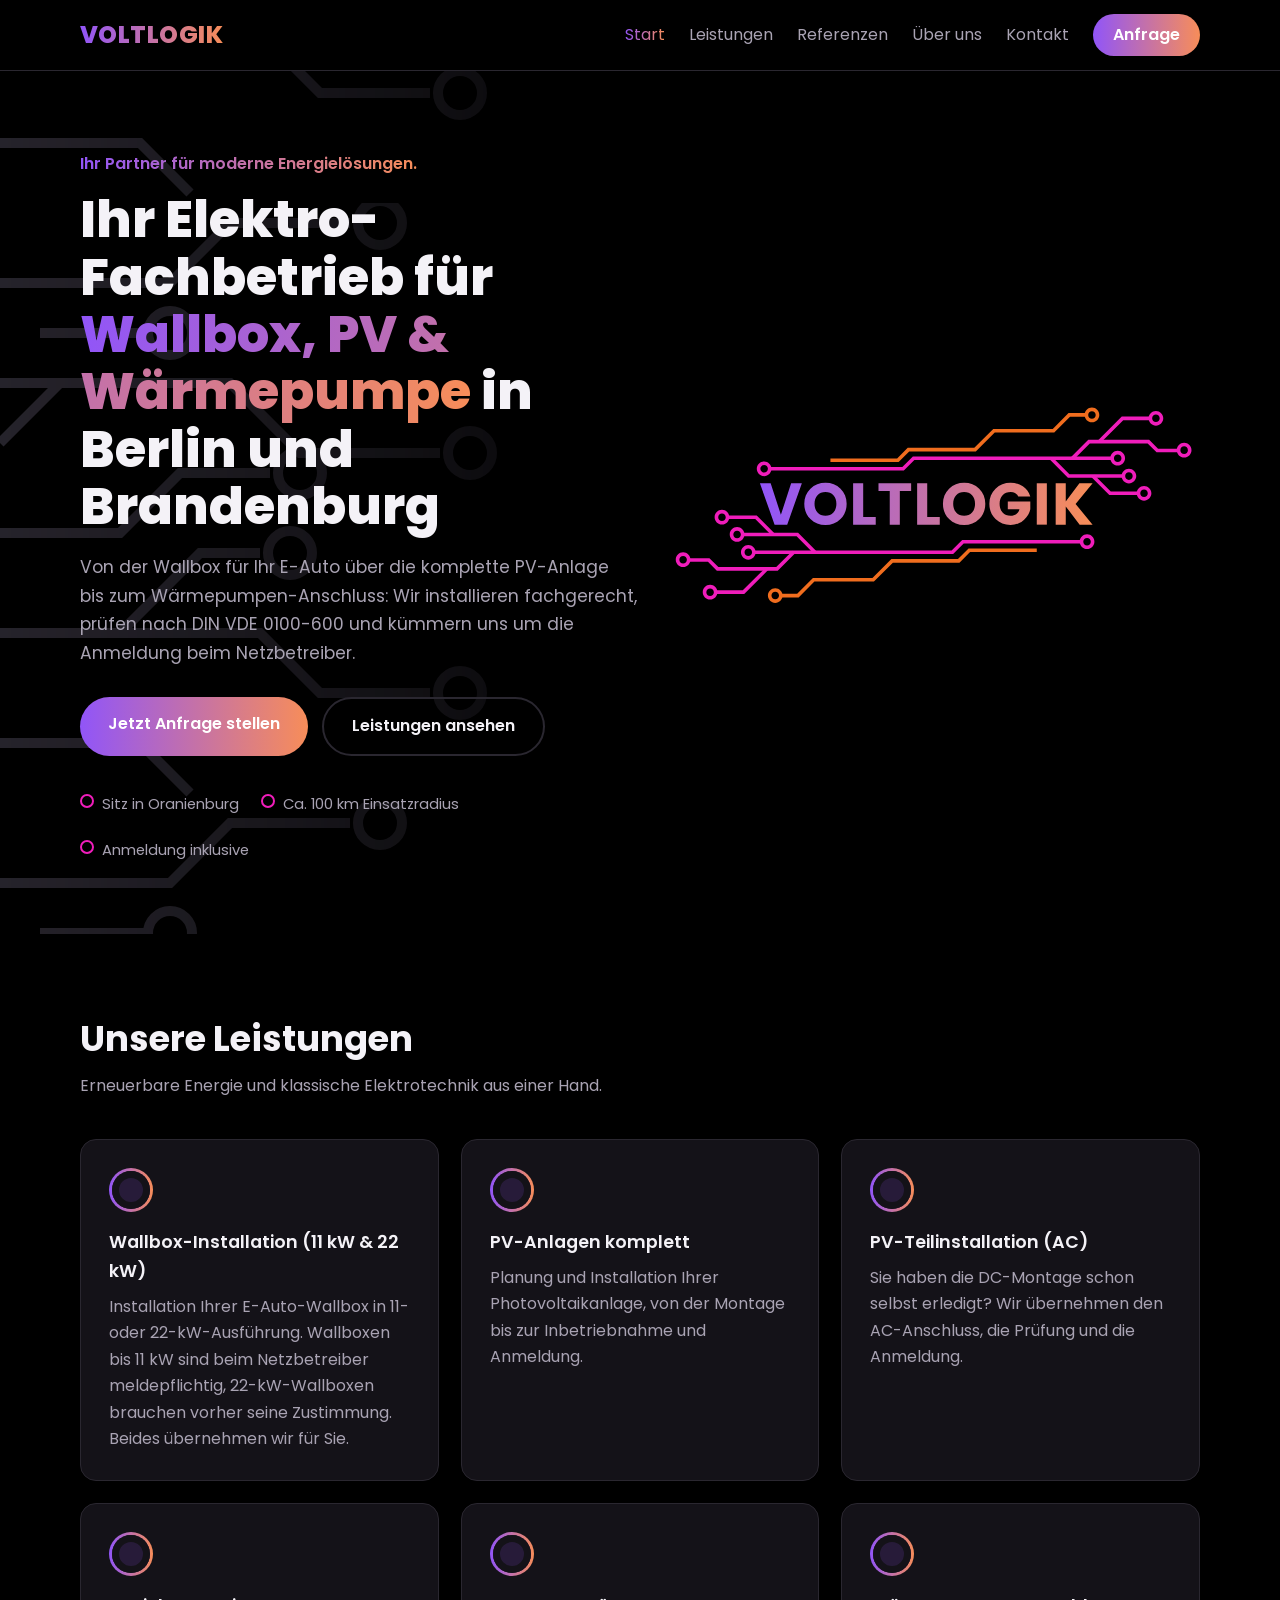
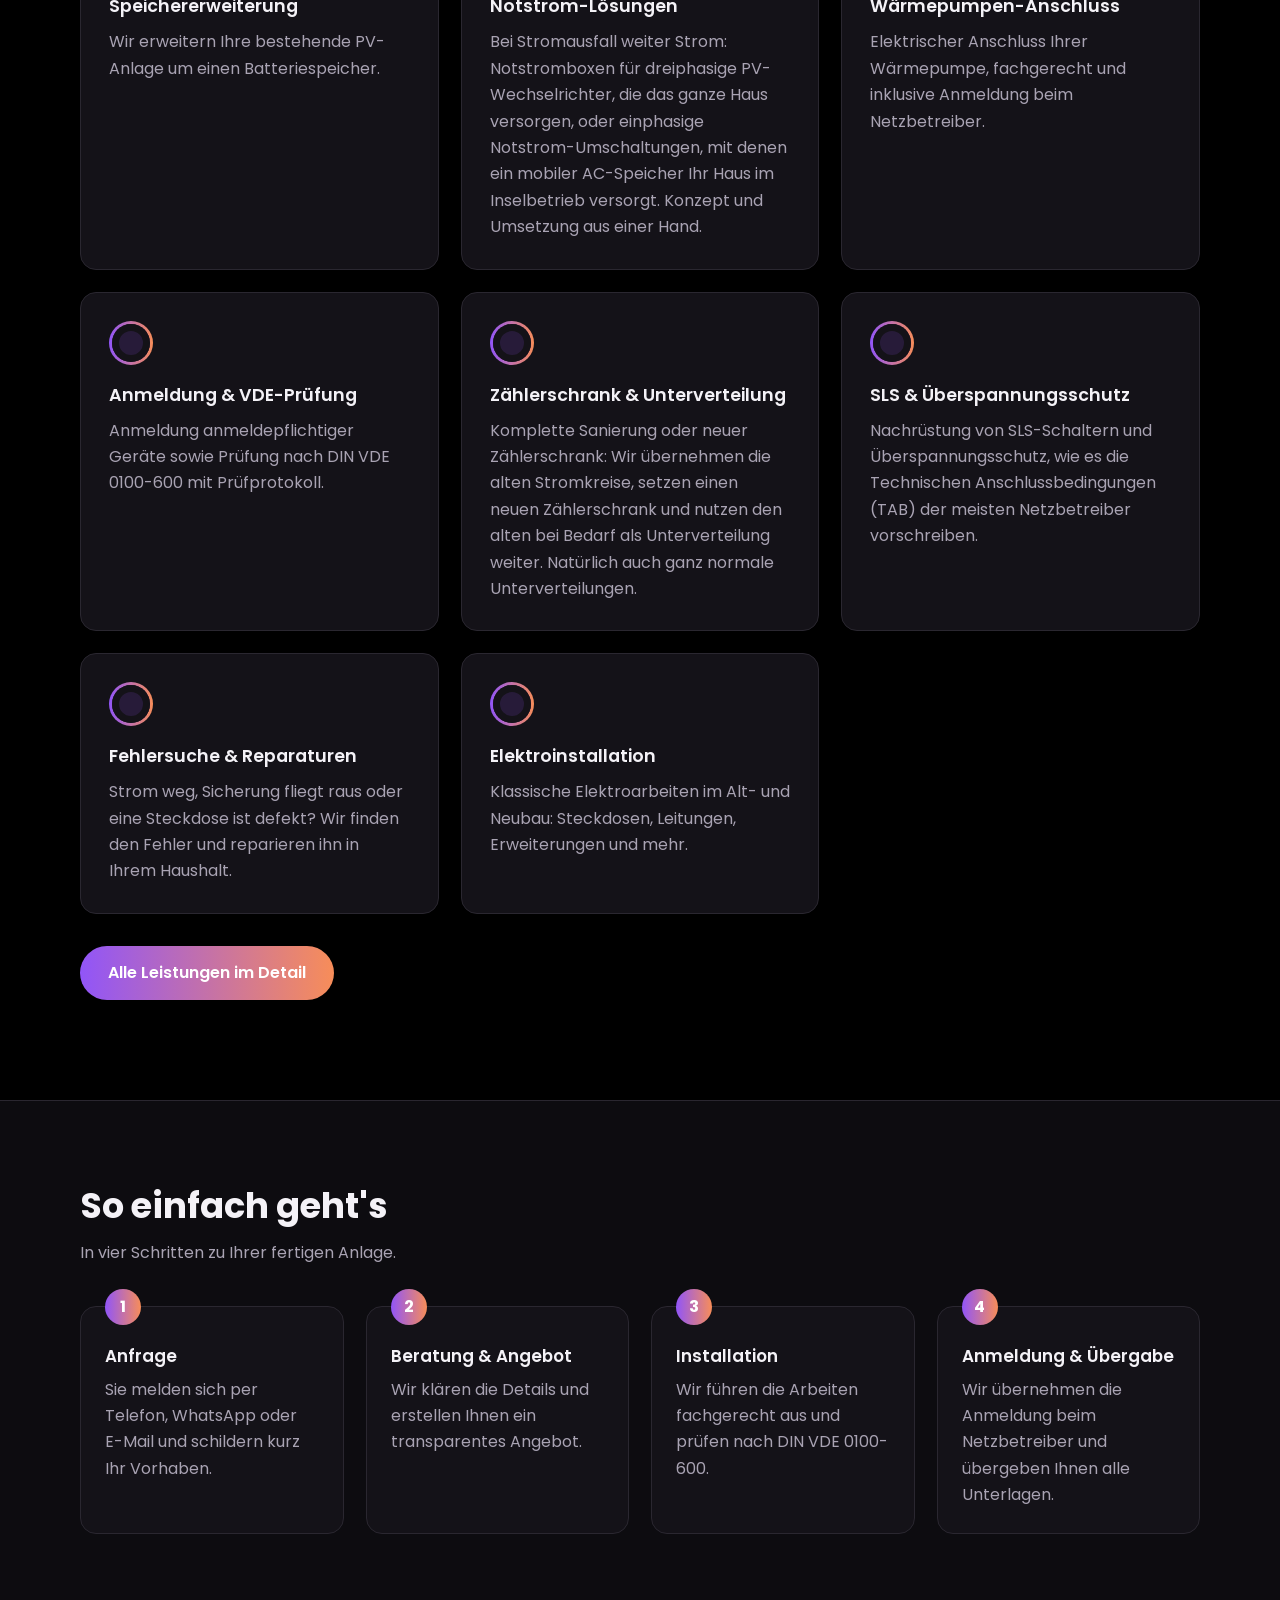
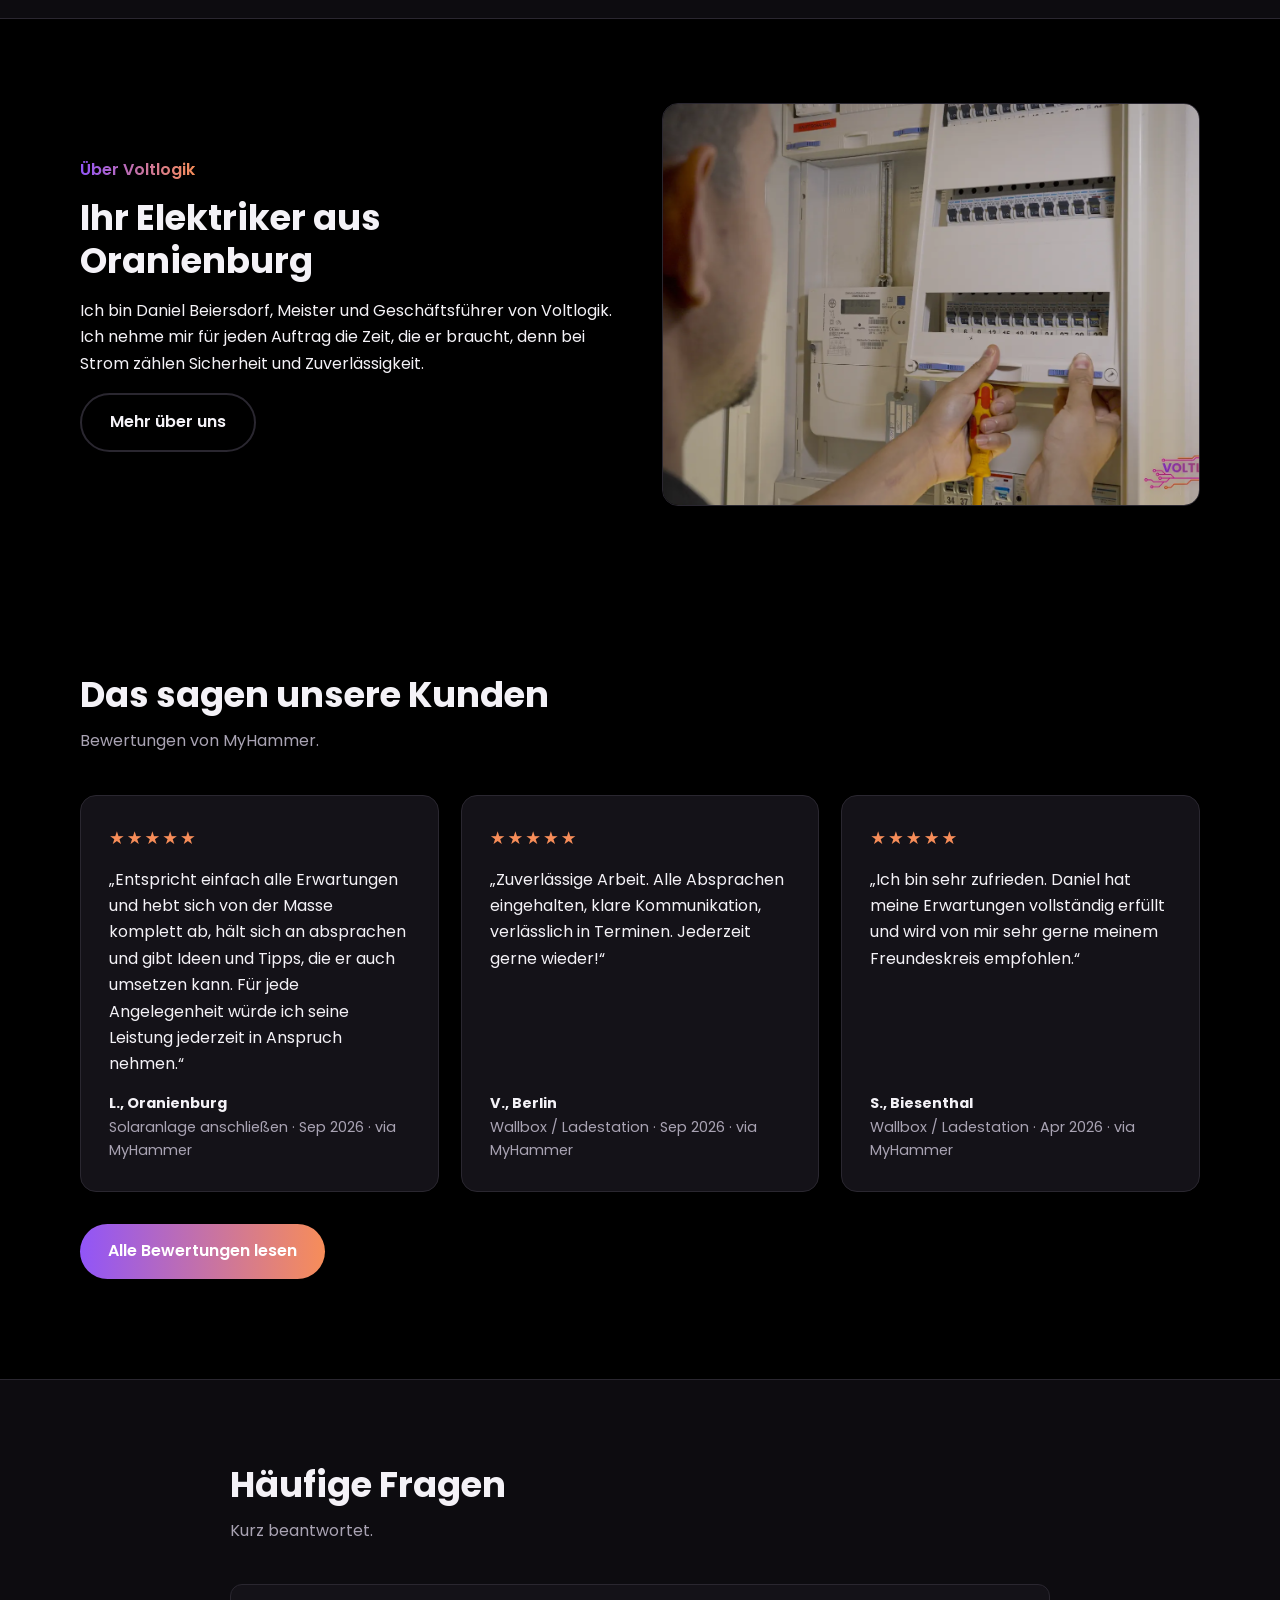
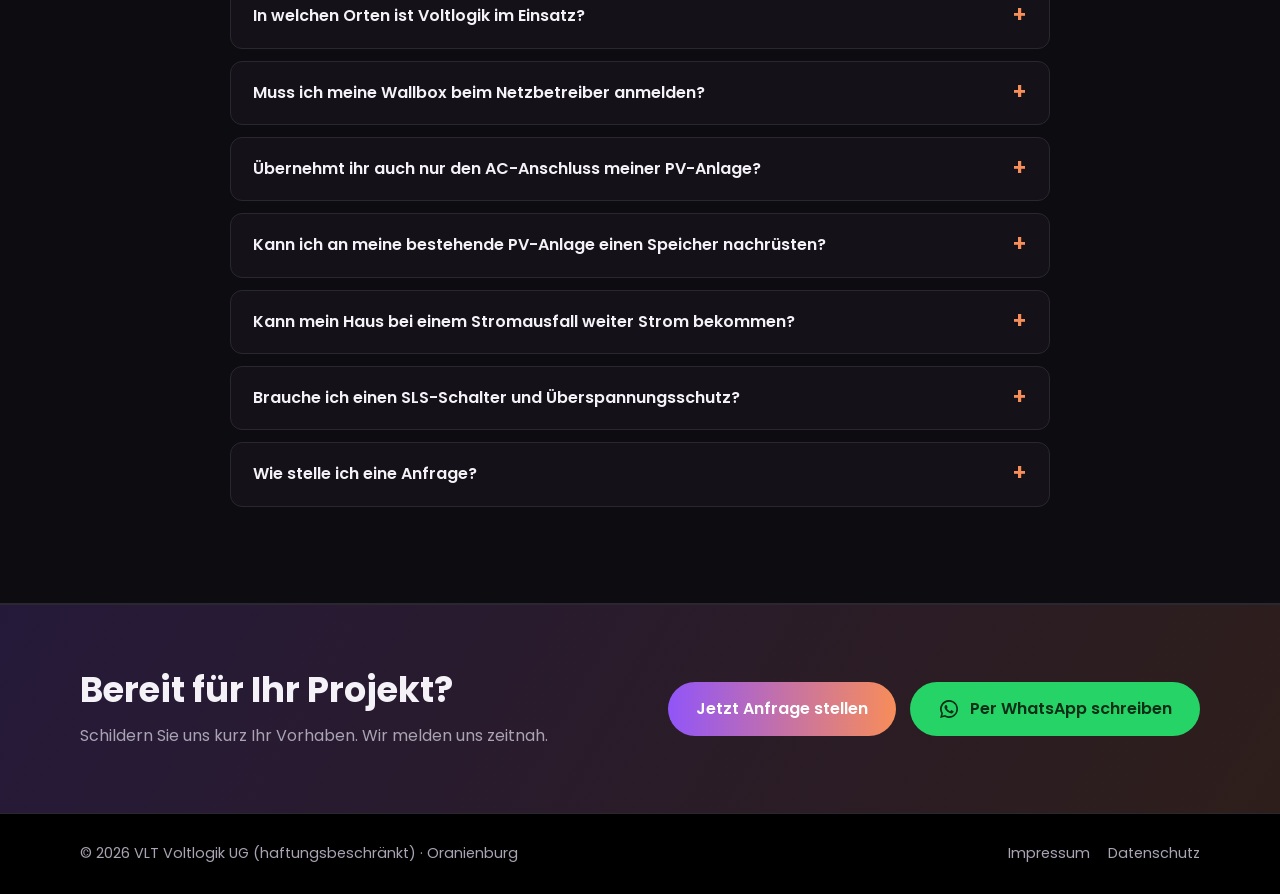
<file: index.html>
<!DOCTYPE html>
<html lang="de">
<head>
  <meta charset="utf-8">
  <meta name="viewport" content="width=device-width, initial-scale=1">
  <title>Elektriker in Oranienburg – Wallbox, PV & Wärmepumpe | Voltlogik</title>
  <meta name="description" content="Elektrofachbetrieb aus Oranienburg für Berlin & Brandenburg: Wallbox-Installation (11 & 22 kW), PV-Anlagen, Speicher, Wärmepumpen-Anschluss, Zählerschrank und VDE-Prüfung. Jetzt anfragen.">
  <link rel="canonical" href="https://voltlogik.de/">
  <meta name="robots" content="index, follow, max-image-preview:large">
  <meta property="og:type" content="website">
  <meta property="og:locale" content="de_DE">
  <meta property="og:site_name" content="Voltlogik">
  <meta property="og:title" content="Elektriker in Oranienburg – Wallbox, PV & Wärmepumpe | Voltlogik">
  <meta property="og:description" content="Elektrofachbetrieb aus Oranienburg für Berlin & Brandenburg: Wallbox-Installation (11 & 22 kW), PV-Anlagen, Speicher, Wärmepumpen-Anschluss, Zählerschrank und VDE-Prüfung. Jetzt anfragen.">
  <meta property="og:url" content="https://voltlogik.de/">
  <meta property="og:image" content="https://voltlogik.de/img/fotos/foto10.webp">
  <meta name="geo.region" content="DE-BB">
  <meta name="geo.placename" content="Oranienburg">
  <script type="application/ld+json">{"@context": "https://schema.org", "@type": "Electrician", "@id": "https://voltlogik.de/#betrieb", "name": "Voltlogik", "legalName": "VLT Voltlogik UG (haftungsbeschränkt)", "url": "https://voltlogik.de/", "logo": "https://voltlogik.de/img/voltlogik-logo.svg", "image": "https://voltlogik.de/img/fotos/foto10.webp", "telephone": "+4915162777020", "slogan": "Ihr Partner für moderne Energielösungen.", "founder": {"@type": "Person", "name": "Daniel Beiersdorf", "jobTitle": "Geschäftsführer"}, "foundingDate": "2026-03", "address": {"@type": "PostalAddress", "addressLocality": "Oranienburg", "postalCode": "16515", "addressRegion": "Brandenburg", "addressCountry": "DE"}, "areaServed": [{"@type": "City", "name": "Oranienburg"}, {"@type": "City", "name": "Berlin"}, {"@type": "State", "name": "Brandenburg"}], "sameAs": ["https://www.my-hammer.de/auftragnehmer/vlt-voltlogik-ug"], "knowsAbout": ["Wallbox-Installation", "Photovoltaik", "Batteriespeicher", "Notstrom-Lösungen", "Notstromversorgung bei Stromausfall", "Wärmepumpen-Anschluss", "Zählerschrank", "Unterverteilung", "SLS-Schalter", "Überspannungsschutz", "Prüfung nach DIN VDE 0100-600", "Elektroinstallation"], "hasOfferCatalog": {"@type": "OfferCatalog", "name": "Leistungen", "itemListElement": [{"@type": "Offer", "itemOffered": {"@type": "Service", "name": "Wallbox-Installation (11 kW & 22 kW)", "description": "Installation Ihrer E-Auto-Wallbox in 11- oder 22-kW-Ausführung. Wallboxen bis 11 kW sind beim Netzbetreiber meldepflichtig, 22-kW-Wallboxen brauchen vorher seine Zustimmung. Beides übernehmen wir für Sie."}}, {"@type": "Offer", "itemOffered": {"@type": "Service", "name": "PV-Anlagen komplett", "description": "Planung und Installation Ihrer Photovoltaikanlage, von der Montage bis zur Inbetriebnahme und Anmeldung."}}, {"@type": "Offer", "itemOffered": {"@type": "Service", "name": "PV-Teilinstallation (AC)", "description": "Sie haben die DC-Montage schon selbst erledigt? Wir übernehmen den AC-Anschluss, die Prüfung und die Anmeldung."}}, {"@type": "Offer", "itemOffered": {"@type": "Service", "name": "Speichererweiterung", "description": "Wir erweitern Ihre bestehende PV-Anlage um einen Batteriespeicher."}}, {"@type": "Offer", "itemOffered": {"@type": "Service", "name": "Notstrom-Lösungen", "description": "Bei Stromausfall weiter Strom: Notstromboxen für dreiphasige PV-Wechselrichter, die das ganze Haus versorgen, oder einphasige Notstrom-Umschaltungen, mit denen ein mobiler AC-Speicher Ihr Haus im Inselbetrieb versorgt. Konzept und Umsetzung aus einer Hand."}}, {"@type": "Offer", "itemOffered": {"@type": "Service", "name": "Wärmepumpen-Anschluss", "description": "Elektrischer Anschluss Ihrer Wärmepumpe, fachgerecht und inklusive Anmeldung beim Netzbetreiber."}}, {"@type": "Offer", "itemOffered": {"@type": "Service", "name": "Anmeldung & VDE-Prüfung", "description": "Anmeldung anmeldepflichtiger Geräte sowie Prüfung nach DIN VDE 0100-600 mit Prüfprotokoll."}}, {"@type": "Offer", "itemOffered": {"@type": "Service", "name": "Zählerschrank & Unterverteilung", "description": "Komplette Sanierung oder neuer Zählerschrank: Wir übernehmen die alten Stromkreise, setzen einen neuen Zählerschrank und nutzen den alten bei Bedarf als Unterverteilung weiter. Natürlich auch ganz normale Unterverteilungen."}}, {"@type": "Offer", "itemOffered": {"@type": "Service", "name": "SLS & Überspannungsschutz", "description": "Nachrüstung von SLS-Schaltern und Überspannungsschutz, wie es die Technischen Anschlussbedingungen (TAB) der meisten Netzbetreiber vorschreiben."}}, {"@type": "Offer", "itemOffered": {"@type": "Service", "name": "Fehlersuche & Reparaturen", "description": "Strom weg, Sicherung fliegt raus oder eine Steckdose ist defekt? Wir finden den Fehler und reparieren ihn in Ihrem Haushalt."}}, {"@type": "Offer", "itemOffered": {"@type": "Service", "name": "Elektroinstallation", "description": "Klassische Elektroarbeiten im Alt- und Neubau: Steckdosen, Leitungen, Erweiterungen und mehr."}}]}}</script>
  <script type="application/ld+json">{"@context": "https://schema.org", "@type": "FAQPage", "mainEntity": [{"@type": "Question", "name": "In welchen Orten ist Voltlogik im Einsatz?", "acceptedAnswer": {"@type": "Answer", "text": "Wir sitzen in Oranienburg und arbeiten in Berlin und Brandenburg im Umkreis von rund 100 km, zum Beispiel in Hohen Neuendorf, Birkenwerder, Bernau bei Berlin, Panketal, Biesenthal, Kleinmachnow und Fürstenberg/Havel."}}, {"@type": "Question", "name": "Muss ich meine Wallbox beim Netzbetreiber anmelden?", "acceptedAnswer": {"@type": "Answer", "text": "Ja. Wallboxen bis 11 kW sind beim Netzbetreiber meldepflichtig. Wallboxen mit mehr als 11 kW, zum Beispiel 22 kW, brauchen vorher die Zustimmung des Netzbetreibers. Die Anmeldung übernehmen wir für Sie."}}, {"@type": "Question", "name": "Übernehmt ihr auch nur den AC-Anschluss meiner PV-Anlage?", "acceptedAnswer": {"@type": "Answer", "text": "Ja. Wenn Sie die DC-Montage selbst erledigt haben, übernehmen wir den AC-Anschluss, die Prüfung nach DIN VDE 0100-600 und die Anmeldung beim Netzbetreiber."}}, {"@type": "Question", "name": "Kann ich an meine bestehende PV-Anlage einen Speicher nachrüsten?", "acceptedAnswer": {"@type": "Answer", "text": "Ja. Wir erweitern bestehende PV-Anlagen um einen Batteriespeicher. Ob und wie das bei Ihrer Anlage geht, klären wir vorab mit Ihnen."}}, {"@type": "Question", "name": "Kann mein Haus bei einem Stromausfall weiter Strom bekommen?", "acceptedAnswer": {"@type": "Answer", "text": "Ja, mit einer Notstrom-Lösung. Bei PV-Anlagen mit dreiphasigem Wechselrichter versorgt eine Notstrombox das ganze Haus. Alternativ kann eine einphasige Notstrom-Umschaltung Ihr Haus über einen mobilen AC-Speicher im Inselbetrieb versorgen. Wir erstellen das passende Konzept und setzen es um."}}, {"@type": "Question", "name": "Brauche ich einen SLS-Schalter und Überspannungsschutz?", "acceptedAnswer": {"@type": "Answer", "text": "Die Technischen Anschlussbedingungen (TAB) der meisten Netzbetreiber schreiben das vor. Ob bei Ihnen nachgerüstet werden muss, prüfen wir vor Ort."}}, {"@type": "Question", "name": "Wie stelle ich eine Anfrage?", "acceptedAnswer": {"@type": "Answer", "text": "Am einfachsten per Telefon, WhatsApp oder E-Mail. Nennen Sie uns kurz Ort und Vorhaben und schicken Sie gerne ein paar Fotos vom Zählerschrank mit."}}]}</script>
  <link rel="stylesheet" href="css/style.css">
  <link rel="icon" href="img/favicon.svg" type="image/svg+xml">
  <link rel="preload" href="fonts/poppins-latin-800-normal.woff2" as="font" type="font/woff2" crossorigin>
</head>
<body>
<header>
  <div class="wrap">
    <a class="logo grad" href="index.html">VOLTLOGIK</a>
    <input type="checkbox" id="menu" class="menu-toggle" aria-label="Menü öffnen"><label for="menu" class="burger" aria-hidden="true">☰</label>
    <nav><a href="index.html" aria-current="page">Start</a><a href="leistungen.html">Leistungen</a><a href="referenzen.html">Referenzen</a><a href="ueber-uns.html">Über uns</a><a href="kontakt.html">Kontakt</a><a class="btn small" href="kontakt.html">Anfrage</a></nav>
  </div>
</header>
<main>
<section class="hero"><div class="wrap hero-grid"><div>
<span class="claim grad">Ihr Partner für moderne Energielösungen.</span>
<h1>Ihr Elektro-Fachbetrieb für <span class="grad">Wallbox, PV &amp; Wärmepumpe</span> in Berlin und Brandenburg</h1>
<p>Von der Wallbox für Ihr E-Auto über die komplette PV-Anlage bis zum Wärmepumpen-Anschluss: Wir installieren fachgerecht, prüfen nach DIN VDE 0100-600 und kümmern uns um die Anmeldung beim Netzbetreiber.</p>
<div class="ctas"><a class="btn" href="kontakt.html">Jetzt Anfrage stellen</a><a class="btn ghost" href="leistungen.html">Leistungen ansehen</a></div>
<div class="badges"><span>Sitz in Oranienburg</span><span>Ca. 100 km Einsatzradius</span><span>Anmeldung inklusive</span></div>
</div><img class="hero-logo" src="img/voltlogik-logo.svg" alt="Voltlogik Logo" width="1220" height="480"></div></section>
<section><div class="wrap"><h2>Unsere Leistungen</h2><p class="lead">Erneuerbare Energie und klassische Elektrotechnik aus einer Hand.</p>
<div class="grid"><div class="card"><div class="node"></div><h3>Wallbox-Installation (11 kW &amp; 22 kW)</h3><p>Installation Ihrer E-Auto-Wallbox in 11- oder 22-kW-Ausführung. Wallboxen bis 11 kW sind beim Netzbetreiber meldepflichtig, 22-kW-Wallboxen brauchen vorher seine Zustimmung. Beides übernehmen wir für Sie.</p></div><div class="card"><div class="node"></div><h3>PV-Anlagen komplett</h3><p>Planung und Installation Ihrer Photovoltaikanlage, von der Montage bis zur Inbetriebnahme und Anmeldung.</p></div><div class="card"><div class="node"></div><h3>PV-Teilinstallation (AC)</h3><p>Sie haben die DC-Montage schon selbst erledigt? Wir übernehmen den AC-Anschluss, die Prüfung und die Anmeldung.</p></div><div class="card"><div class="node"></div><h3>Speichererweiterung</h3><p>Wir erweitern Ihre bestehende PV-Anlage um einen Batteriespeicher.</p></div><div class="card"><div class="node"></div><h3>Notstrom-Lösungen</h3><p>Bei Stromausfall weiter Strom: Notstromboxen für dreiphasige PV-Wechselrichter, die das ganze Haus versorgen, oder einphasige Notstrom-Umschaltungen, mit denen ein mobiler AC-Speicher Ihr Haus im Inselbetrieb versorgt. Konzept und Umsetzung aus einer Hand.</p></div><div class="card"><div class="node"></div><h3>Wärmepumpen-Anschluss</h3><p>Elektrischer Anschluss Ihrer Wärmepumpe, fachgerecht und inklusive Anmeldung beim Netzbetreiber.</p></div><div class="card"><div class="node"></div><h3>Anmeldung &amp; VDE-Prüfung</h3><p>Anmeldung anmeldepflichtiger Geräte sowie Prüfung nach DIN VDE 0100-600 mit Prüfprotokoll.</p></div><div class="card"><div class="node"></div><h3>Zählerschrank &amp; Unterverteilung</h3><p>Komplette Sanierung oder neuer Zählerschrank: Wir übernehmen die alten Stromkreise, setzen einen neuen Zählerschrank und nutzen den alten bei Bedarf als Unterverteilung weiter. Natürlich auch ganz normale Unterverteilungen.</p></div><div class="card"><div class="node"></div><h3>SLS &amp; Überspannungsschutz</h3><p>Nachrüstung von SLS-Schaltern und Überspannungsschutz, wie es die Technischen Anschlussbedingungen (TAB) der meisten Netzbetreiber vorschreiben.</p></div><div class="card"><div class="node"></div><h3>Fehlersuche &amp; Reparaturen</h3><p>Strom weg, Sicherung fliegt raus oder eine Steckdose ist defekt? Wir finden den Fehler und reparieren ihn in Ihrem Haushalt.</p></div><div class="card"><div class="node"></div><h3>Elektroinstallation</h3><p>Klassische Elektroarbeiten im Alt- und Neubau: Steckdosen, Leitungen, Erweiterungen und mehr.</p></div></div><p class="mt"><a class="btn" href="leistungen.html">Alle Leistungen im Detail</a></p></div></section>
<section class="alt"><div class="wrap"><h2>So einfach geht's</h2><p class="lead">In vier Schritten zu Ihrer fertigen Anlage.</p>
<div class="steps">
<div class="step"><h3>Anfrage</h3><p>Sie melden sich per Telefon, WhatsApp oder E-Mail und schildern kurz Ihr Vorhaben.</p></div>
<div class="step"><h3>Beratung &amp; Angebot</h3><p>Wir klären die Details und erstellen Ihnen ein transparentes Angebot.</p></div>
<div class="step"><h3>Installation</h3><p>Wir führen die Arbeiten fachgerecht aus und prüfen nach DIN VDE 0100-600.</p></div>
<div class="step"><h3>Anmeldung &amp; Übergabe</h3><p>Wir übernehmen die Anmeldung beim Netzbetreiber und übergeben Ihnen alle Unterlagen.</p></div>
</div></div></section>
<section><div class="wrap two"><div><span class="claim grad">Über Voltlogik</span><h2>Ihr Elektriker aus Oranienburg</h2><p>Ich bin Daniel Beiersdorf, Meister und Geschäftsführer von Voltlogik. Ich nehme mir für jeden Auftrag die Zeit, die er braucht, denn bei Strom zählen Sicherheit und Zuverlässigkeit.</p><a class="btn ghost" href="ueber-uns.html">Mehr über uns</a></div><img class="photo" src="img/fotos/foto10.webp" alt="Daniel Beiersdorf bei der Arbeit am Zählerschrank" width="1600" height="955" loading="lazy"></div></section>
<section><div class="wrap"><h2>Das sagen unsere Kunden</h2><p class="lead">Bewertungen von MyHammer.</p><div class="grid"><figure class="card review"><span class="stars" aria-label="5 von 5 Sternen">★★★★★<span class="off"></span></span><blockquote>„Entspricht einfach alle Erwartungen und hebt sich von der Masse komplett ab, hält sich an absprachen und gibt Ideen und Tipps, die er auch umsetzen kann. Für jede Angelegenheit würde ich seine Leistung jederzeit in Anspruch nehmen.“</blockquote><figcaption><strong>L., Oranienburg</strong><span>Solaranlage anschließen · Sep 2026 · via MyHammer</span></figcaption></figure><figure class="card review"><span class="stars" aria-label="5 von 5 Sternen">★★★★★<span class="off"></span></span><blockquote>„Zuverlässige Arbeit. Alle Absprachen eingehalten, klare Kommunikation, verlässlich in Terminen. Jederzeit gerne wieder!“</blockquote><figcaption><strong>V., Berlin</strong><span>Wallbox / Ladestation · Sep 2026 · via MyHammer</span></figcaption></figure><figure class="card review"><span class="stars" aria-label="5 von 5 Sternen">★★★★★<span class="off"></span></span><blockquote>„Ich bin sehr zufrieden. Daniel hat meine Erwartungen vollständig erfüllt und wird von mir sehr gerne meinem Freundeskreis empfohlen.“</blockquote><figcaption><strong>S., Biesenthal</strong><span>Wallbox / Ladestation · Apr 2026 · via MyHammer</span></figcaption></figure></div><p class="mt"><a class="btn" href="referenzen.html">Alle Bewertungen lesen</a></p></div></section>
<section class="alt"><div class="wrap narrow"><h2>Häufige Fragen</h2><p class="lead">Kurz beantwortet.</p><details class="faq"><summary>In welchen Orten ist Voltlogik im Einsatz?</summary><p>Wir sitzen in Oranienburg und arbeiten in Berlin und Brandenburg im Umkreis von rund 100 km, zum Beispiel in Hohen Neuendorf, Birkenwerder, Bernau bei Berlin, Panketal, Biesenthal, Kleinmachnow und Fürstenberg/Havel.</p></details><details class="faq"><summary>Muss ich meine Wallbox beim Netzbetreiber anmelden?</summary><p>Ja. Wallboxen bis 11 kW sind beim Netzbetreiber meldepflichtig. Wallboxen mit mehr als 11 kW, zum Beispiel 22 kW, brauchen vorher die Zustimmung des Netzbetreibers. Die Anmeldung übernehmen wir für Sie.</p></details><details class="faq"><summary>Übernehmt ihr auch nur den AC-Anschluss meiner PV-Anlage?</summary><p>Ja. Wenn Sie die DC-Montage selbst erledigt haben, übernehmen wir den AC-Anschluss, die Prüfung nach DIN VDE 0100-600 und die Anmeldung beim Netzbetreiber.</p></details><details class="faq"><summary>Kann ich an meine bestehende PV-Anlage einen Speicher nachrüsten?</summary><p>Ja. Wir erweitern bestehende PV-Anlagen um einen Batteriespeicher. Ob und wie das bei Ihrer Anlage geht, klären wir vorab mit Ihnen.</p></details><details class="faq"><summary>Kann mein Haus bei einem Stromausfall weiter Strom bekommen?</summary><p>Ja, mit einer Notstrom-Lösung. Bei PV-Anlagen mit dreiphasigem Wechselrichter versorgt eine Notstrombox das ganze Haus. Alternativ kann eine einphasige Notstrom-Umschaltung Ihr Haus über einen mobilen AC-Speicher im Inselbetrieb versorgen. Wir erstellen das passende Konzept und setzen es um.</p></details><details class="faq"><summary>Brauche ich einen SLS-Schalter und Überspannungsschutz?</summary><p>Die Technischen Anschlussbedingungen (TAB) der meisten Netzbetreiber schreiben das vor. Ob bei Ihnen nachgerüstet werden muss, prüfen wir vor Ort.</p></details><details class="faq"><summary>Wie stelle ich eine Anfrage?</summary><p>Am einfachsten per Telefon, WhatsApp oder E-Mail. Nennen Sie uns kurz Ort und Vorhaben und schicken Sie gerne ein paar Fotos vom Zählerschrank mit.</p></details></div></section>
<section class="contact"><div class="wrap cta-band"><div><h2>Bereit für Ihr Projekt?</h2><p class="lead">Schildern Sie uns kurz Ihr Vorhaben. Wir melden uns zeitnah.</p></div><div class="ctas"><a class="btn" href="kontakt.html">Jetzt Anfrage stellen</a><a class="btn wa" href="https://wa.me/message/XTBNEGVWKSSOC1" target="_blank" rel="noopener"><svg class="wa-ic" viewBox="0 0 32 32" aria-hidden="true"><path fill="currentColor" d="M16 3a13 13 0 0 0-11.2 19.6L3 29l6.6-1.7A13 13 0 1 0 16 3zm0 23.6a10.6 10.6 0 0 1-5.4-1.5l-.4-.2-3.9 1 1-3.8-.2-.4A10.6 10.6 0 1 1 16 26.6zm5.8-7.9c-.3-.2-1.9-.9-2.2-1s-.5-.2-.7.2-.8 1-1 1.2-.4.2-.7.1a8.7 8.7 0 0 1-4.3-3.8c-.3-.6.3-.5.9-1.7.1-.2 0-.4 0-.5l-1-2.4c-.3-.6-.5-.5-.7-.5h-.6a1.2 1.2 0 0 0-.9.4 3.6 3.6 0 0 0-1.1 2.7 6.3 6.3 0 0 0 1.3 3.3 14.4 14.4 0 0 0 5.5 4.9c2 .9 2.9 1 3.9.8a3.3 3.3 0 0 0 2.2-1.5 2.7 2.7 0 0 0 .2-1.5c-.1-.2-.3-.3-.6-.4z"/></svg>Per WhatsApp schreiben</a></div></div></section>
</main>
<footer>
  <div class="wrap">
    <span>© 2026 VLT Voltlogik UG (haftungsbeschränkt) · Oranienburg</span>
    <span><a href="impressum.html">Impressum</a><a href="datenschutz.html">Datenschutz</a></span>
  </div>
</footer>
</body>
</html>
</file>
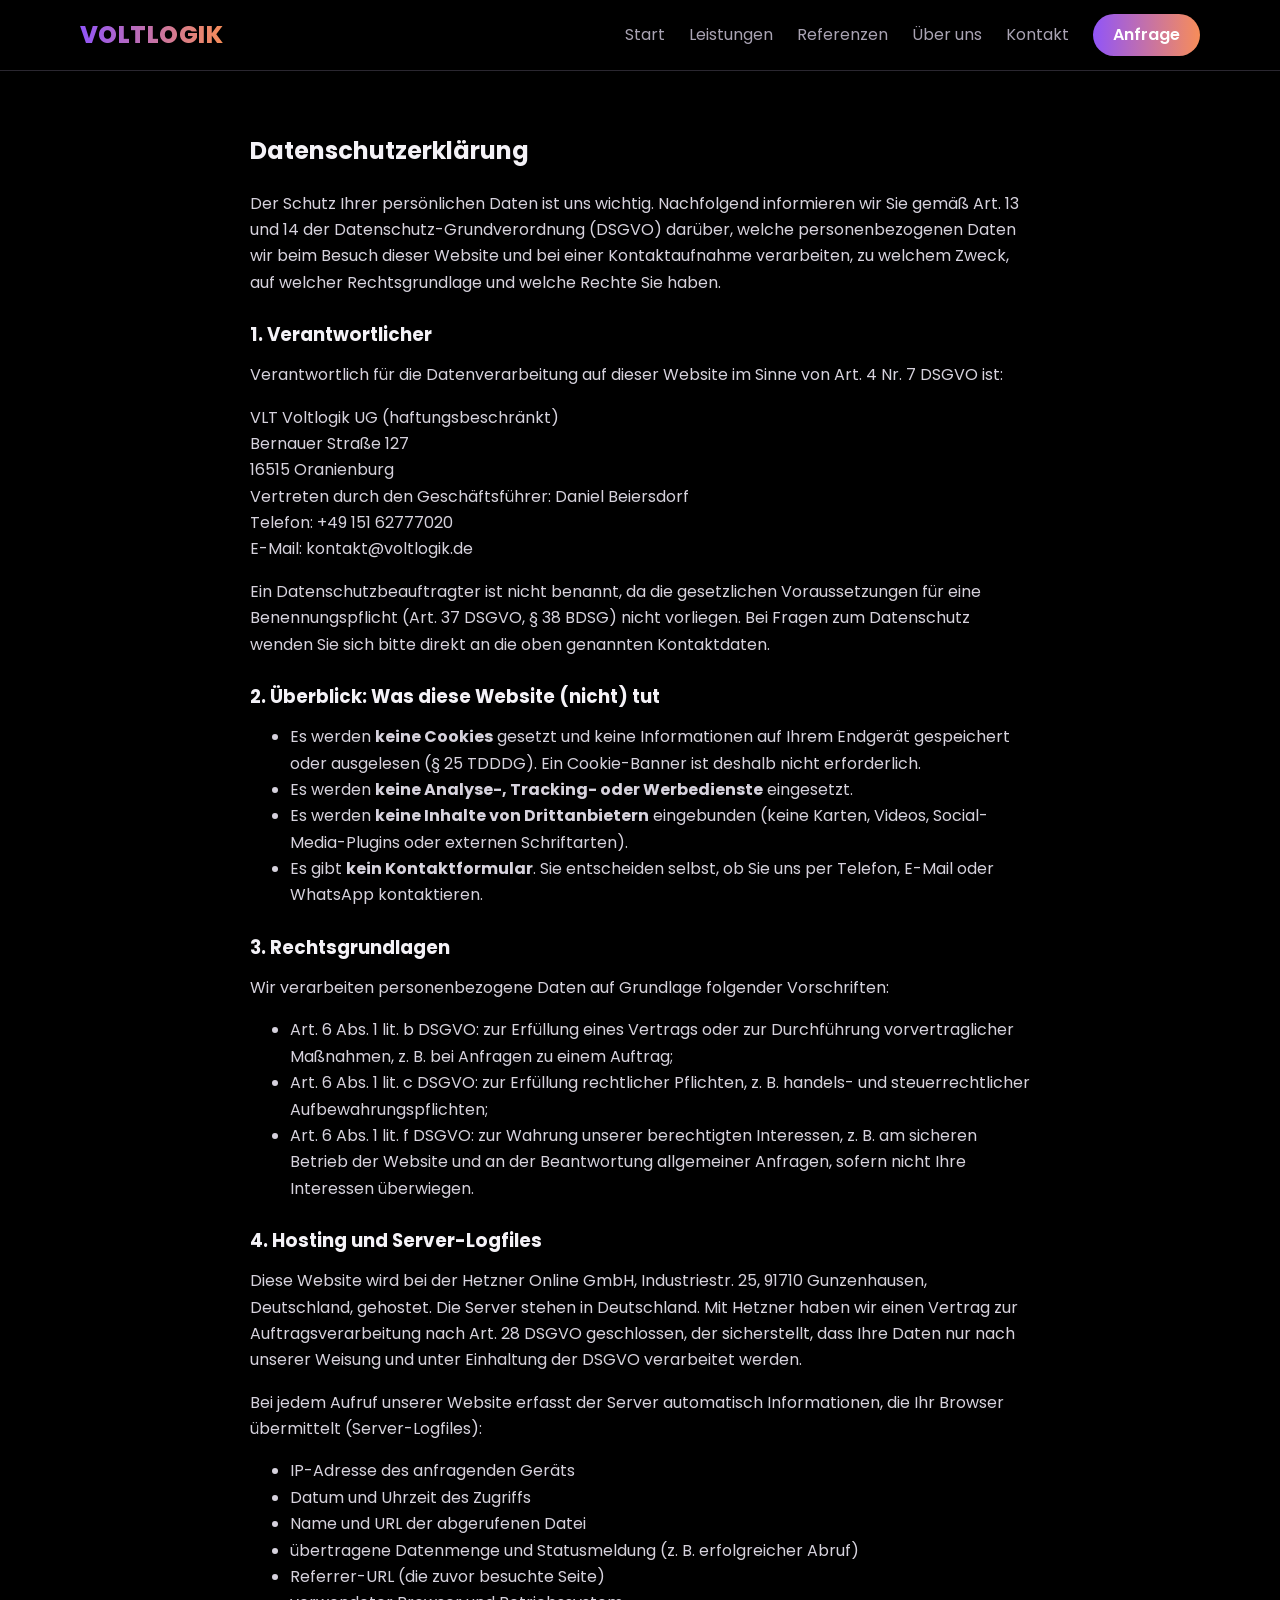
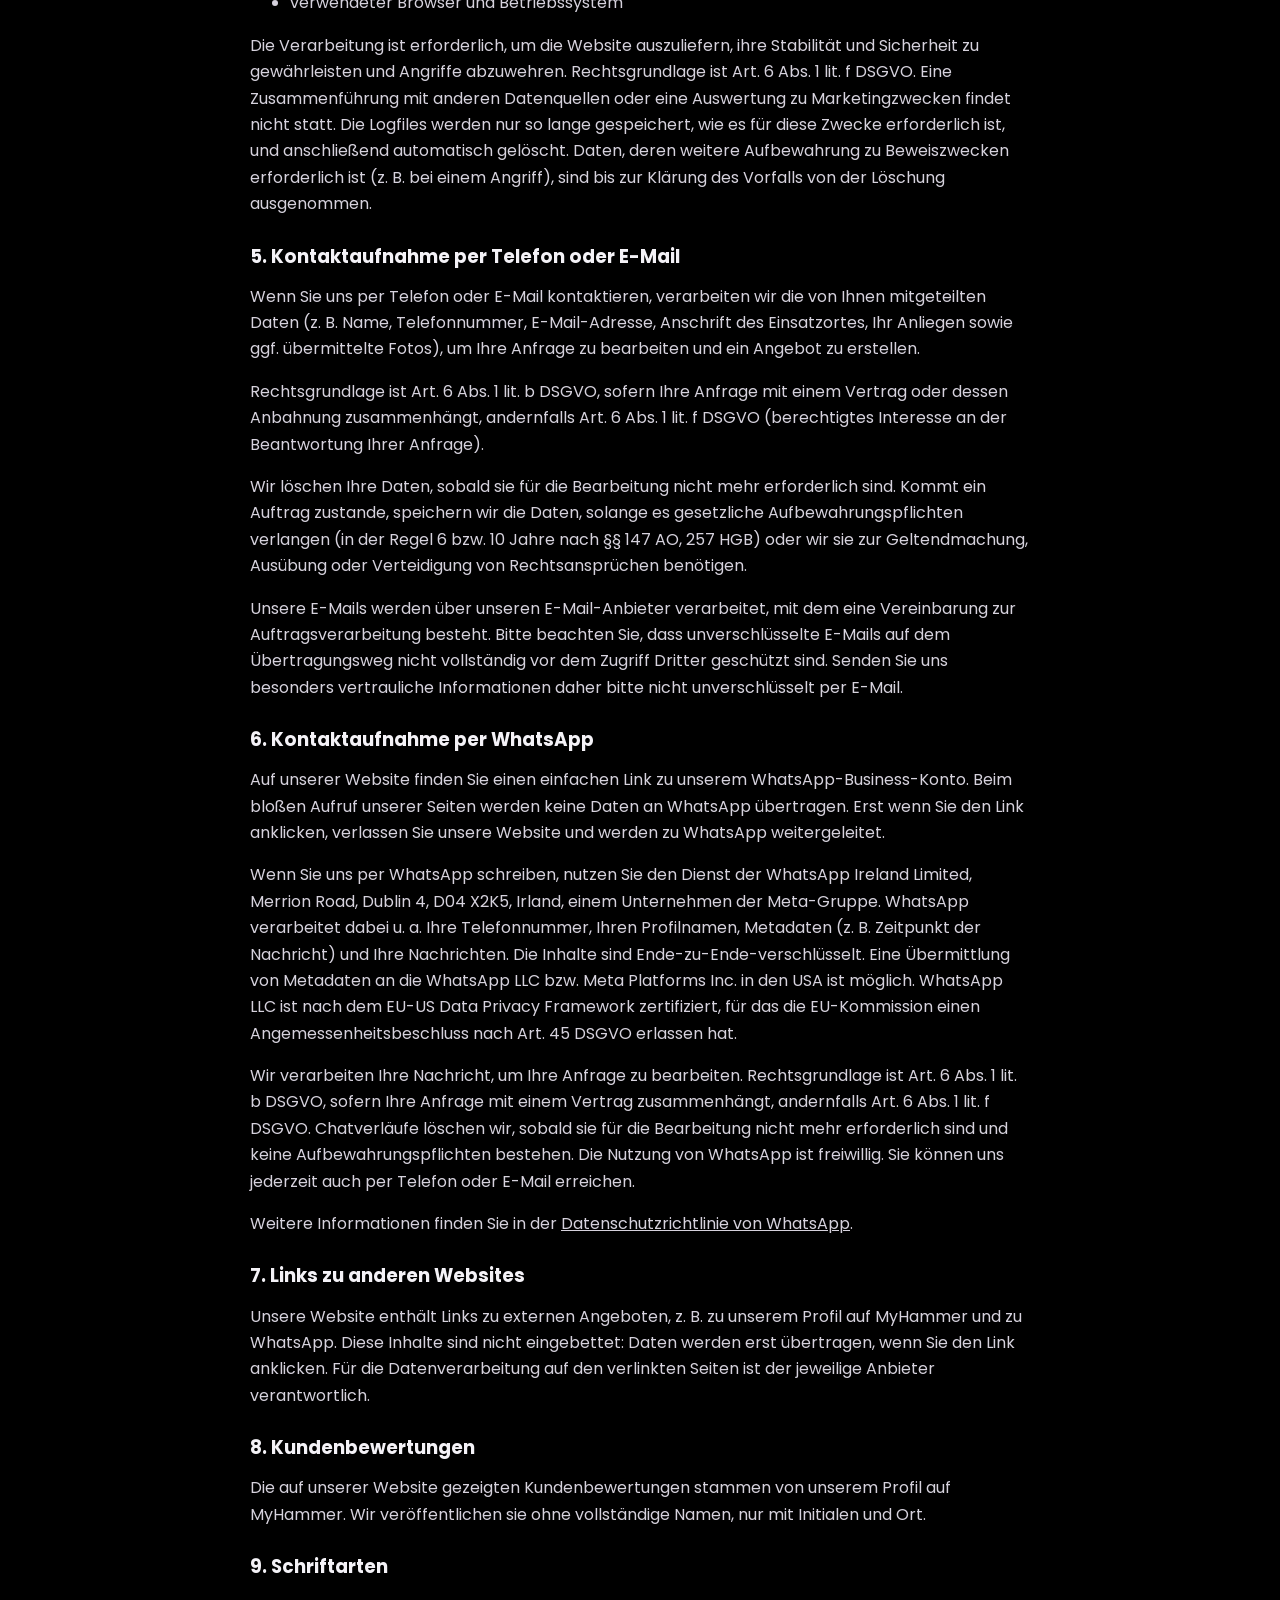
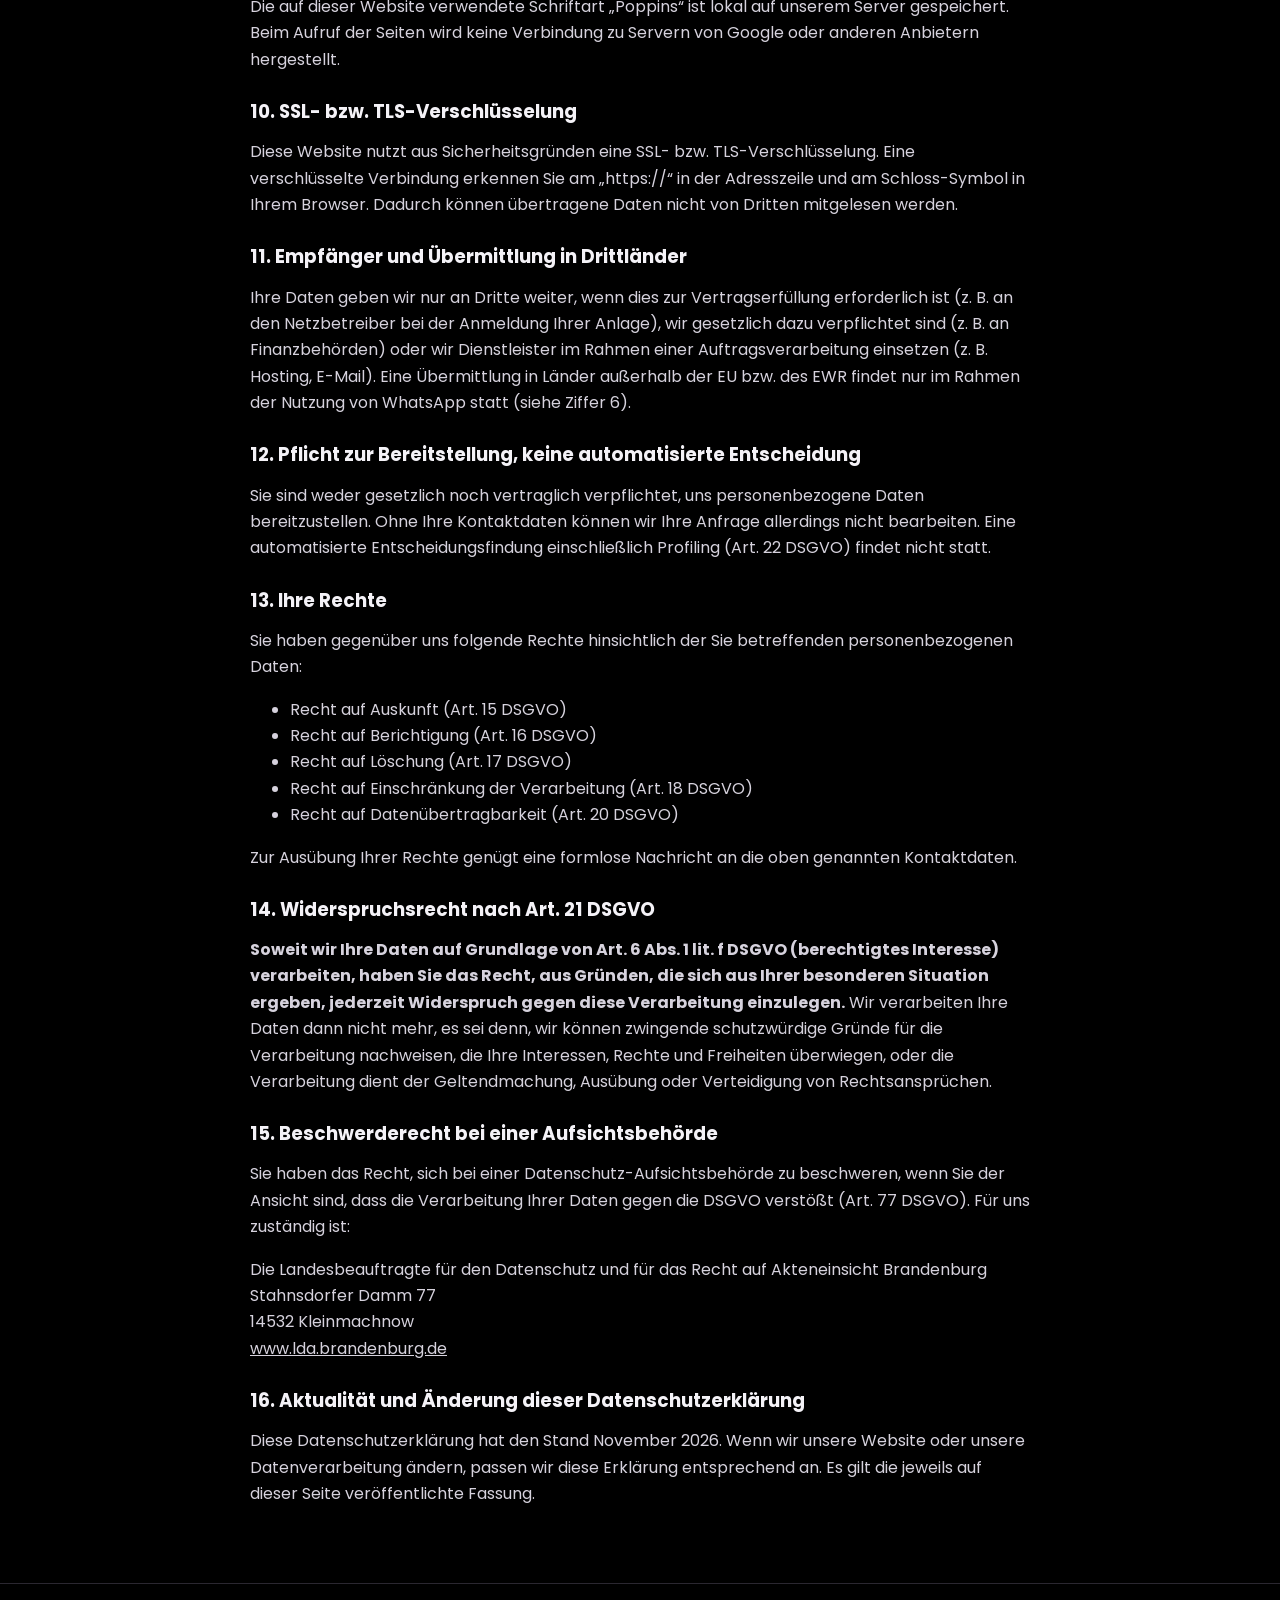
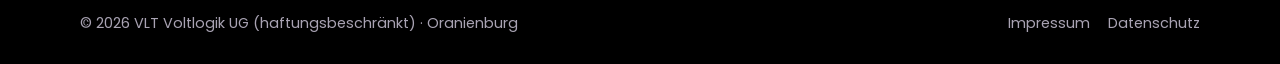
<file: datenschutz.html>
<!DOCTYPE html>
<html lang="de">
<head>
  <meta charset="utf-8">
  <meta name="viewport" content="width=device-width, initial-scale=1">
  <title>Datenschutzerklärung | Voltlogik</title>
  <meta name="description" content="Datenschutzerklärung der VLT Voltlogik UG (haftungsbeschränkt).">
  <link rel="canonical" href="https://voltlogik.de/datenschutz.html">
  <meta name="robots" content="noindex, follow">
  <meta property="og:type" content="website">
  <meta property="og:locale" content="de_DE">
  <meta property="og:site_name" content="Voltlogik">
  <meta property="og:title" content="Datenschutzerklärung | Voltlogik">
  <meta property="og:description" content="Datenschutzerklärung der VLT Voltlogik UG (haftungsbeschränkt).">
  <meta property="og:url" content="https://voltlogik.de/datenschutz.html">
  <meta property="og:image" content="https://voltlogik.de/img/fotos/foto10.webp">
  <meta name="geo.region" content="DE-BB">
  <meta name="geo.placename" content="Oranienburg">
  <script type="application/ld+json">{"@context": "https://schema.org", "@type": "Electrician", "@id": "https://voltlogik.de/#betrieb", "name": "Voltlogik", "legalName": "VLT Voltlogik UG (haftungsbeschränkt)", "url": "https://voltlogik.de/", "logo": "https://voltlogik.de/img/voltlogik-logo.svg", "image": "https://voltlogik.de/img/fotos/foto10.webp", "telephone": "+4915162777020", "slogan": "Ihr Partner für moderne Energielösungen.", "founder": {"@type": "Person", "name": "Daniel Beiersdorf", "jobTitle": "Geschäftsführer"}, "foundingDate": "2026-03", "address": {"@type": "PostalAddress", "addressLocality": "Oranienburg", "postalCode": "16515", "addressRegion": "Brandenburg", "addressCountry": "DE"}, "areaServed": [{"@type": "City", "name": "Oranienburg"}, {"@type": "City", "name": "Berlin"}, {"@type": "State", "name": "Brandenburg"}], "sameAs": ["https://www.my-hammer.de/auftragnehmer/vlt-voltlogik-ug"], "knowsAbout": ["Wallbox-Installation", "Photovoltaik", "Batteriespeicher", "Notstrom-Lösungen", "Notstromversorgung bei Stromausfall", "Wärmepumpen-Anschluss", "Zählerschrank", "Unterverteilung", "SLS-Schalter", "Überspannungsschutz", "Prüfung nach DIN VDE 0100-600", "Elektroinstallation"], "hasOfferCatalog": {"@type": "OfferCatalog", "name": "Leistungen", "itemListElement": [{"@type": "Offer", "itemOffered": {"@type": "Service", "name": "Wallbox-Installation (11 kW & 22 kW)", "description": "Installation Ihrer E-Auto-Wallbox in 11- oder 22-kW-Ausführung. Wallboxen bis 11 kW sind beim Netzbetreiber meldepflichtig, 22-kW-Wallboxen brauchen vorher seine Zustimmung. Beides übernehmen wir für Sie."}}, {"@type": "Offer", "itemOffered": {"@type": "Service", "name": "PV-Anlagen komplett", "description": "Planung und Installation Ihrer Photovoltaikanlage, von der Montage bis zur Inbetriebnahme und Anmeldung."}}, {"@type": "Offer", "itemOffered": {"@type": "Service", "name": "PV-Teilinstallation (AC)", "description": "Sie haben die DC-Montage schon selbst erledigt? Wir übernehmen den AC-Anschluss, die Prüfung und die Anmeldung."}}, {"@type": "Offer", "itemOffered": {"@type": "Service", "name": "Speichererweiterung", "description": "Wir erweitern Ihre bestehende PV-Anlage um einen Batteriespeicher."}}, {"@type": "Offer", "itemOffered": {"@type": "Service", "name": "Notstrom-Lösungen", "description": "Bei Stromausfall weiter Strom: Notstromboxen für dreiphasige PV-Wechselrichter, die das ganze Haus versorgen, oder einphasige Notstrom-Umschaltungen, mit denen ein mobiler AC-Speicher Ihr Haus im Inselbetrieb versorgt. Konzept und Umsetzung aus einer Hand."}}, {"@type": "Offer", "itemOffered": {"@type": "Service", "name": "Wärmepumpen-Anschluss", "description": "Elektrischer Anschluss Ihrer Wärmepumpe, fachgerecht und inklusive Anmeldung beim Netzbetreiber."}}, {"@type": "Offer", "itemOffered": {"@type": "Service", "name": "Anmeldung & VDE-Prüfung", "description": "Anmeldung anmeldepflichtiger Geräte sowie Prüfung nach DIN VDE 0100-600 mit Prüfprotokoll."}}, {"@type": "Offer", "itemOffered": {"@type": "Service", "name": "Zählerschrank & Unterverteilung", "description": "Komplette Sanierung oder neuer Zählerschrank: Wir übernehmen die alten Stromkreise, setzen einen neuen Zählerschrank und nutzen den alten bei Bedarf als Unterverteilung weiter. Natürlich auch ganz normale Unterverteilungen."}}, {"@type": "Offer", "itemOffered": {"@type": "Service", "name": "SLS & Überspannungsschutz", "description": "Nachrüstung von SLS-Schaltern und Überspannungsschutz, wie es die Technischen Anschlussbedingungen (TAB) der meisten Netzbetreiber vorschreiben."}}, {"@type": "Offer", "itemOffered": {"@type": "Service", "name": "Fehlersuche & Reparaturen", "description": "Strom weg, Sicherung fliegt raus oder eine Steckdose ist defekt? Wir finden den Fehler und reparieren ihn in Ihrem Haushalt."}}, {"@type": "Offer", "itemOffered": {"@type": "Service", "name": "Elektroinstallation", "description": "Klassische Elektroarbeiten im Alt- und Neubau: Steckdosen, Leitungen, Erweiterungen und mehr."}}]}}</script>
  <link rel="stylesheet" href="css/style.css">
  <link rel="icon" href="img/favicon.svg" type="image/svg+xml">
  <link rel="preload" href="fonts/poppins-latin-800-normal.woff2" as="font" type="font/woff2" crossorigin>
</head>
<body>
<header>
  <div class="wrap">
    <a class="logo grad" href="index.html">VOLTLOGIK</a>
    <input type="checkbox" id="menu" class="menu-toggle" aria-label="Menü öffnen"><label for="menu" class="burger" aria-hidden="true">☰</label>
    <nav><a href="index.html">Start</a><a href="leistungen.html">Leistungen</a><a href="referenzen.html">Referenzen</a><a href="ueber-uns.html">Über uns</a><a href="kontakt.html">Kontakt</a><a class="btn small" href="kontakt.html">Anfrage</a></nav>
  </div>
</header>
<main>
<section class="legal wrap"><h1>Datenschutzerklärung</h1>
<p>Der Schutz Ihrer persönlichen Daten ist uns wichtig. Nachfolgend informieren wir Sie gemäß Art. 13 und 14 der Datenschutz-Grundverordnung (DSGVO) darüber, welche personenbezogenen Daten wir beim Besuch dieser Website und bei einer Kontaktaufnahme verarbeiten, zu welchem Zweck, auf welcher Rechtsgrundlage und welche Rechte Sie haben.</p>

<h2>1. Verantwortlicher</h2>
<p>Verantwortlich für die Datenverarbeitung auf dieser Website im Sinne von Art. 4 Nr. 7 DSGVO ist:</p>
<p>VLT Voltlogik UG (haftungsbeschränkt)<br>Bernauer Straße 127<br>16515 Oranienburg<br>Vertreten durch den Geschäftsführer: Daniel Beiersdorf<br>Telefon: +49 151 62777020<br>E-Mail: &#107;&#111;&#110;&#116;&#97;&#107;&#116;&#64;&#118;&#111;&#108;&#116;&#108;&#111;&#103;&#105;&#107;&#46;&#100;&#101;</p>
<p>Ein Datenschutzbeauftragter ist nicht benannt, da die gesetzlichen Voraussetzungen für eine Benennungspflicht (Art. 37 DSGVO, § 38 BDSG) nicht vorliegen. Bei Fragen zum Datenschutz wenden Sie sich bitte direkt an die oben genannten Kontaktdaten.</p>

<h2>2. Überblick: Was diese Website (nicht) tut</h2>
<ul>
<li>Es werden <strong>keine Cookies</strong> gesetzt und keine Informationen auf Ihrem Endgerät gespeichert oder ausgelesen (§ 25 TDDDG). Ein Cookie-Banner ist deshalb nicht erforderlich.</li>
<li>Es werden <strong>keine Analyse-, Tracking- oder Werbedienste</strong> eingesetzt.</li>
<li>Es werden <strong>keine Inhalte von Drittanbietern</strong> eingebunden (keine Karten, Videos, Social-Media-Plugins oder externen Schriftarten).</li>
<li>Es gibt <strong>kein Kontaktformular</strong>. Sie entscheiden selbst, ob Sie uns per Telefon, E-Mail oder WhatsApp kontaktieren.</li>
</ul>

<h2>3. Rechtsgrundlagen</h2>
<p>Wir verarbeiten personenbezogene Daten auf Grundlage folgender Vorschriften:</p>
<ul>
<li>Art. 6 Abs. 1 lit. b DSGVO: zur Erfüllung eines Vertrags oder zur Durchführung vorvertraglicher Maßnahmen, z. B. bei Anfragen zu einem Auftrag;</li>
<li>Art. 6 Abs. 1 lit. c DSGVO: zur Erfüllung rechtlicher Pflichten, z. B. handels- und steuerrechtlicher Aufbewahrungspflichten;</li>
<li>Art. 6 Abs. 1 lit. f DSGVO: zur Wahrung unserer berechtigten Interessen, z. B. am sicheren Betrieb der Website und an der Beantwortung allgemeiner Anfragen, sofern nicht Ihre Interessen überwiegen.</li>
</ul>

<h2>4. Hosting und Server-Logfiles</h2>
<p>Diese Website wird bei der Hetzner Online GmbH, Industriestr. 25, 91710 Gunzenhausen, Deutschland, gehostet. Die Server stehen in Deutschland. Mit Hetzner haben wir einen Vertrag zur Auftragsverarbeitung nach Art. 28 DSGVO geschlossen, der sicherstellt, dass Ihre Daten nur nach unserer Weisung und unter Einhaltung der DSGVO verarbeitet werden.</p>
<p>Bei jedem Aufruf unserer Website erfasst der Server automatisch Informationen, die Ihr Browser übermittelt (Server-Logfiles):</p>
<ul>
<li>IP-Adresse des anfragenden Geräts</li>
<li>Datum und Uhrzeit des Zugriffs</li>
<li>Name und URL der abgerufenen Datei</li>
<li>übertragene Datenmenge und Statusmeldung (z. B. erfolgreicher Abruf)</li>
<li>Referrer-URL (die zuvor besuchte Seite)</li>
<li>verwendeter Browser und Betriebssystem</li>
</ul>
<p>Die Verarbeitung ist erforderlich, um die Website auszuliefern, ihre Stabilität und Sicherheit zu gewährleisten und Angriffe abzuwehren. Rechtsgrundlage ist Art. 6 Abs. 1 lit. f DSGVO. Eine Zusammenführung mit anderen Datenquellen oder eine Auswertung zu Marketingzwecken findet nicht statt. Die Logfiles werden nur so lange gespeichert, wie es für diese Zwecke erforderlich ist, und anschließend automatisch gelöscht. Daten, deren weitere Aufbewahrung zu Beweiszwecken erforderlich ist (z. B. bei einem Angriff), sind bis zur Klärung des Vorfalls von der Löschung ausgenommen.</p>

<h2>5. Kontaktaufnahme per Telefon oder E-Mail</h2>
<p>Wenn Sie uns per Telefon oder E-Mail kontaktieren, verarbeiten wir die von Ihnen mitgeteilten Daten (z. B. Name, Telefonnummer, E-Mail-Adresse, Anschrift des Einsatzortes, Ihr Anliegen sowie ggf. übermittelte Fotos), um Ihre Anfrage zu bearbeiten und ein Angebot zu erstellen.</p>
<p>Rechtsgrundlage ist Art. 6 Abs. 1 lit. b DSGVO, sofern Ihre Anfrage mit einem Vertrag oder dessen Anbahnung zusammenhängt, andernfalls Art. 6 Abs. 1 lit. f DSGVO (berechtigtes Interesse an der Beantwortung Ihrer Anfrage).</p>
<p>Wir löschen Ihre Daten, sobald sie für die Bearbeitung nicht mehr erforderlich sind. Kommt ein Auftrag zustande, speichern wir die Daten, solange es gesetzliche Aufbewahrungspflichten verlangen (in der Regel 6 bzw. 10 Jahre nach §§ 147 AO, 257 HGB) oder wir sie zur Geltendmachung, Ausübung oder Verteidigung von Rechtsansprüchen benötigen.</p>
<p>Unsere E-Mails werden über unseren E-Mail-Anbieter verarbeitet, mit dem eine Vereinbarung zur Auftragsverarbeitung besteht. Bitte beachten Sie, dass unverschlüsselte E-Mails auf dem Übertragungsweg nicht vollständig vor dem Zugriff Dritter geschützt sind. Senden Sie uns besonders vertrauliche Informationen daher bitte nicht unverschlüsselt per E-Mail.</p>

<h2>6. Kontaktaufnahme per WhatsApp</h2>
<p>Auf unserer Website finden Sie einen einfachen Link zu unserem WhatsApp-Business-Konto. Beim bloßen Aufruf unserer Seiten werden keine Daten an WhatsApp übertragen. Erst wenn Sie den Link anklicken, verlassen Sie unsere Website und werden zu WhatsApp weitergeleitet.</p>
<p>Wenn Sie uns per WhatsApp schreiben, nutzen Sie den Dienst der WhatsApp Ireland Limited, Merrion Road, Dublin 4, D04 X2K5, Irland, einem Unternehmen der Meta-Gruppe. WhatsApp verarbeitet dabei u. a. Ihre Telefonnummer, Ihren Profilnamen, Metadaten (z. B. Zeitpunkt der Nachricht) und Ihre Nachrichten. Die Inhalte sind Ende-zu-Ende-verschlüsselt. Eine Übermittlung von Metadaten an die WhatsApp LLC bzw. Meta Platforms Inc. in den USA ist möglich. WhatsApp LLC ist nach dem EU-US Data Privacy Framework zertifiziert, für das die EU-Kommission einen Angemessenheitsbeschluss nach Art. 45 DSGVO erlassen hat.</p>
<p>Wir verarbeiten Ihre Nachricht, um Ihre Anfrage zu bearbeiten. Rechtsgrundlage ist Art. 6 Abs. 1 lit. b DSGVO, sofern Ihre Anfrage mit einem Vertrag zusammenhängt, andernfalls Art. 6 Abs. 1 lit. f DSGVO. Chatverläufe löschen wir, sobald sie für die Bearbeitung nicht mehr erforderlich sind und keine Aufbewahrungspflichten bestehen. Die Nutzung von WhatsApp ist freiwillig. Sie können uns jederzeit auch per Telefon oder E-Mail erreichen.</p>
<p>Weitere Informationen finden Sie in der <a href="https://www.whatsapp.com/legal/privacy-policy-eea" target="_blank" rel="noopener">Datenschutzrichtlinie von WhatsApp</a>.</p>

<h2>7. Links zu anderen Websites</h2>
<p>Unsere Website enthält Links zu externen Angeboten, z. B. zu unserem Profil auf MyHammer und zu WhatsApp. Diese Inhalte sind nicht eingebettet: Daten werden erst übertragen, wenn Sie den Link anklicken. Für die Datenverarbeitung auf den verlinkten Seiten ist der jeweilige Anbieter verantwortlich.</p>

<h2>8. Kundenbewertungen</h2>
<p>Die auf unserer Website gezeigten Kundenbewertungen stammen von unserem Profil auf MyHammer. Wir veröffentlichen sie ohne vollständige Namen, nur mit Initialen und Ort.</p>

<h2>9. Schriftarten</h2>
<p>Die auf dieser Website verwendete Schriftart „Poppins“ ist lokal auf unserem Server gespeichert. Beim Aufruf der Seiten wird keine Verbindung zu Servern von Google oder anderen Anbietern hergestellt.</p>

<h2>10. SSL- bzw. TLS-Verschlüsselung</h2>
<p>Diese Website nutzt aus Sicherheitsgründen eine SSL- bzw. TLS-Verschlüsselung. Eine verschlüsselte Verbindung erkennen Sie am „https://“ in der Adresszeile und am Schloss-Symbol in Ihrem Browser. Dadurch können übertragene Daten nicht von Dritten mitgelesen werden.</p>

<h2>11. Empfänger und Übermittlung in Drittländer</h2>
<p>Ihre Daten geben wir nur an Dritte weiter, wenn dies zur Vertragserfüllung erforderlich ist (z. B. an den Netzbetreiber bei der Anmeldung Ihrer Anlage), wir gesetzlich dazu verpflichtet sind (z. B. an Finanzbehörden) oder wir Dienstleister im Rahmen einer Auftragsverarbeitung einsetzen (z. B. Hosting, E-Mail). Eine Übermittlung in Länder außerhalb der EU bzw. des EWR findet nur im Rahmen der Nutzung von WhatsApp statt (siehe Ziffer 6).</p>

<h2>12. Pflicht zur Bereitstellung, keine automatisierte Entscheidung</h2>
<p>Sie sind weder gesetzlich noch vertraglich verpflichtet, uns personenbezogene Daten bereitzustellen. Ohne Ihre Kontaktdaten können wir Ihre Anfrage allerdings nicht bearbeiten. Eine automatisierte Entscheidungsfindung einschließlich Profiling (Art. 22 DSGVO) findet nicht statt.</p>

<h2>13. Ihre Rechte</h2>
<p>Sie haben gegenüber uns folgende Rechte hinsichtlich der Sie betreffenden personenbezogenen Daten:</p>
<ul>
<li>Recht auf Auskunft (Art. 15 DSGVO)</li>
<li>Recht auf Berichtigung (Art. 16 DSGVO)</li>
<li>Recht auf Löschung (Art. 17 DSGVO)</li>
<li>Recht auf Einschränkung der Verarbeitung (Art. 18 DSGVO)</li>
<li>Recht auf Datenübertragbarkeit (Art. 20 DSGVO)</li>
</ul>
<p>Zur Ausübung Ihrer Rechte genügt eine formlose Nachricht an die oben genannten Kontaktdaten.</p>

<h2>14. Widerspruchsrecht nach Art. 21 DSGVO</h2>
<p><strong>Soweit wir Ihre Daten auf Grundlage von Art. 6 Abs. 1 lit. f DSGVO (berechtigtes Interesse) verarbeiten, haben Sie das Recht, aus Gründen, die sich aus Ihrer besonderen Situation ergeben, jederzeit Widerspruch gegen diese Verarbeitung einzulegen.</strong> Wir verarbeiten Ihre Daten dann nicht mehr, es sei denn, wir können zwingende schutzwürdige Gründe für die Verarbeitung nachweisen, die Ihre Interessen, Rechte und Freiheiten überwiegen, oder die Verarbeitung dient der Geltendmachung, Ausübung oder Verteidigung von Rechtsansprüchen.</p>

<h2>15. Beschwerderecht bei einer Aufsichtsbehörde</h2>
<p>Sie haben das Recht, sich bei einer Datenschutz-Aufsichtsbehörde zu beschweren, wenn Sie der Ansicht sind, dass die Verarbeitung Ihrer Daten gegen die DSGVO verstößt (Art. 77 DSGVO). Für uns zuständig ist:</p>
<p>Die Landesbeauftragte für den Datenschutz und für das Recht auf Akteneinsicht Brandenburg<br>Stahnsdorfer Damm 77<br>14532 Kleinmachnow<br><a href="https://www.lda.brandenburg.de" target="_blank" rel="noopener">www.lda.brandenburg.de</a></p>

<h2>16. Aktualität und Änderung dieser Datenschutzerklärung</h2>
<p>Diese Datenschutzerklärung hat den Stand November 2026. Wenn wir unsere Website oder unsere Datenverarbeitung ändern, passen wir diese Erklärung entsprechend an. Es gilt die jeweils auf dieser Seite veröffentlichte Fassung.</p>
</section>
</main>
<footer>
  <div class="wrap">
    <span>© 2026 VLT Voltlogik UG (haftungsbeschränkt) · Oranienburg</span>
    <span><a href="impressum.html">Impressum</a><a href="datenschutz.html">Datenschutz</a></span>
  </div>
</footer>
</body>
</html>
</file>
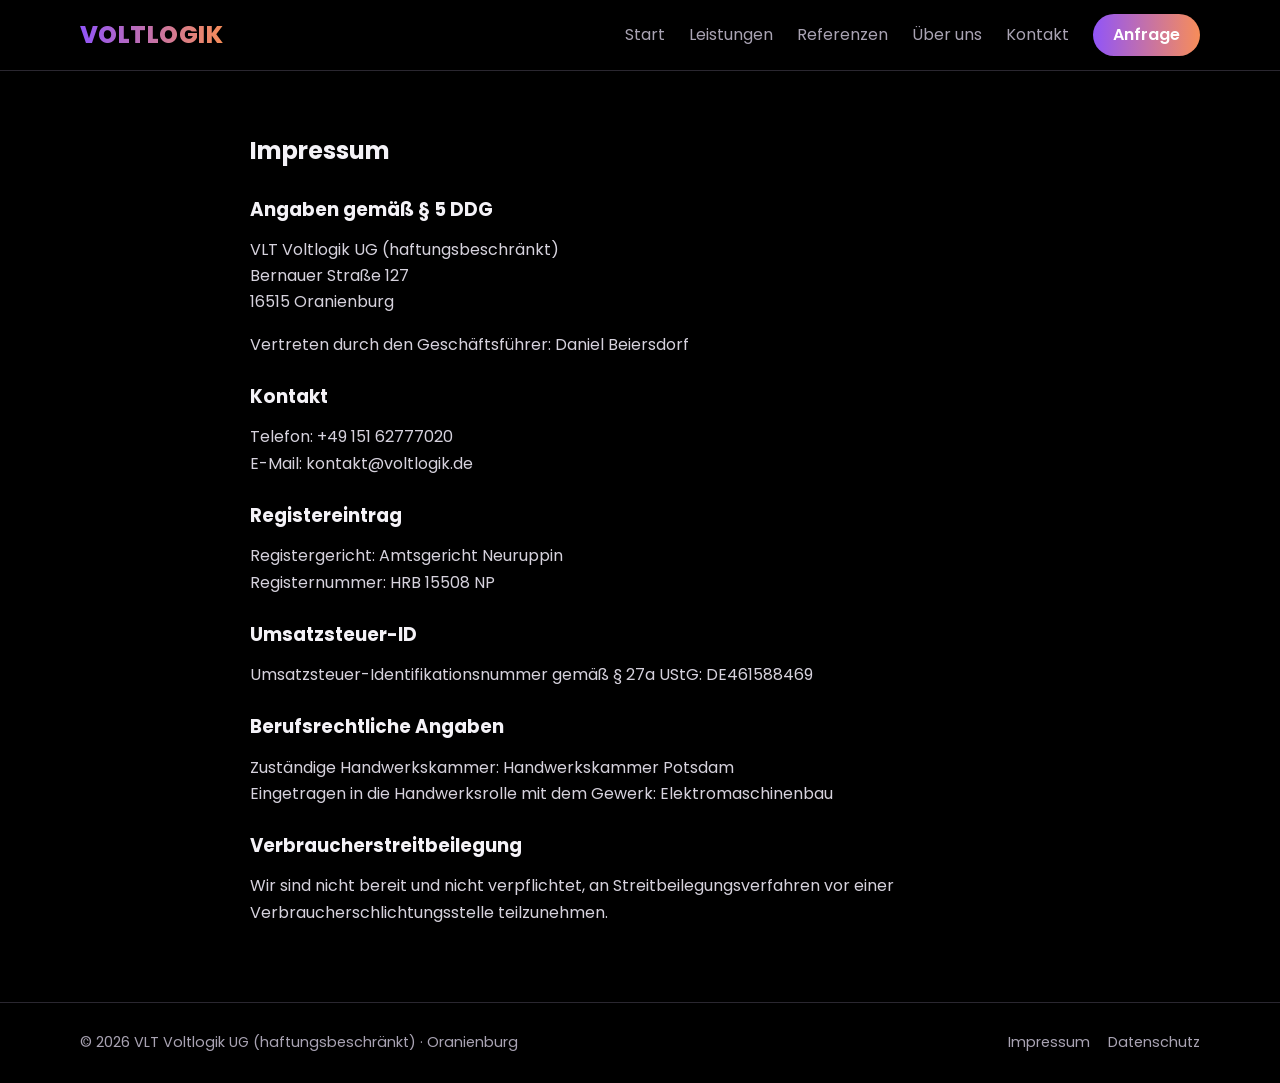
<file: impressum.html>
<!DOCTYPE html>
<html lang="de">
<head>
  <meta charset="utf-8">
  <meta name="viewport" content="width=device-width, initial-scale=1">
  <title>Impressum | Voltlogik</title>
  <meta name="description" content="Impressum der VLT Voltlogik UG (haftungsbeschränkt).">
  <link rel="canonical" href="https://voltlogik.de/impressum.html">
  <meta name="robots" content="noindex, follow">
  <meta property="og:type" content="website">
  <meta property="og:locale" content="de_DE">
  <meta property="og:site_name" content="Voltlogik">
  <meta property="og:title" content="Impressum | Voltlogik">
  <meta property="og:description" content="Impressum der VLT Voltlogik UG (haftungsbeschränkt).">
  <meta property="og:url" content="https://voltlogik.de/impressum.html">
  <meta property="og:image" content="https://voltlogik.de/img/fotos/foto10.webp">
  <meta name="geo.region" content="DE-BB">
  <meta name="geo.placename" content="Oranienburg">
  <script type="application/ld+json">{"@context": "https://schema.org", "@type": "Electrician", "@id": "https://voltlogik.de/#betrieb", "name": "Voltlogik", "legalName": "VLT Voltlogik UG (haftungsbeschränkt)", "url": "https://voltlogik.de/", "logo": "https://voltlogik.de/img/voltlogik-logo.svg", "image": "https://voltlogik.de/img/fotos/foto10.webp", "telephone": "+4915162777020", "slogan": "Ihr Partner für moderne Energielösungen.", "founder": {"@type": "Person", "name": "Daniel Beiersdorf", "jobTitle": "Geschäftsführer"}, "foundingDate": "2026-03", "address": {"@type": "PostalAddress", "addressLocality": "Oranienburg", "postalCode": "16515", "addressRegion": "Brandenburg", "addressCountry": "DE"}, "areaServed": [{"@type": "City", "name": "Oranienburg"}, {"@type": "City", "name": "Berlin"}, {"@type": "State", "name": "Brandenburg"}], "sameAs": ["https://www.my-hammer.de/auftragnehmer/vlt-voltlogik-ug"], "knowsAbout": ["Wallbox-Installation", "Photovoltaik", "Batteriespeicher", "Notstrom-Lösungen", "Notstromversorgung bei Stromausfall", "Wärmepumpen-Anschluss", "Zählerschrank", "Unterverteilung", "SLS-Schalter", "Überspannungsschutz", "Prüfung nach DIN VDE 0100-600", "Elektroinstallation"], "hasOfferCatalog": {"@type": "OfferCatalog", "name": "Leistungen", "itemListElement": [{"@type": "Offer", "itemOffered": {"@type": "Service", "name": "Wallbox-Installation (11 kW & 22 kW)", "description": "Installation Ihrer E-Auto-Wallbox in 11- oder 22-kW-Ausführung. Wallboxen bis 11 kW sind beim Netzbetreiber meldepflichtig, 22-kW-Wallboxen brauchen vorher seine Zustimmung. Beides übernehmen wir für Sie."}}, {"@type": "Offer", "itemOffered": {"@type": "Service", "name": "PV-Anlagen komplett", "description": "Planung und Installation Ihrer Photovoltaikanlage, von der Montage bis zur Inbetriebnahme und Anmeldung."}}, {"@type": "Offer", "itemOffered": {"@type": "Service", "name": "PV-Teilinstallation (AC)", "description": "Sie haben die DC-Montage schon selbst erledigt? Wir übernehmen den AC-Anschluss, die Prüfung und die Anmeldung."}}, {"@type": "Offer", "itemOffered": {"@type": "Service", "name": "Speichererweiterung", "description": "Wir erweitern Ihre bestehende PV-Anlage um einen Batteriespeicher."}}, {"@type": "Offer", "itemOffered": {"@type": "Service", "name": "Notstrom-Lösungen", "description": "Bei Stromausfall weiter Strom: Notstromboxen für dreiphasige PV-Wechselrichter, die das ganze Haus versorgen, oder einphasige Notstrom-Umschaltungen, mit denen ein mobiler AC-Speicher Ihr Haus im Inselbetrieb versorgt. Konzept und Umsetzung aus einer Hand."}}, {"@type": "Offer", "itemOffered": {"@type": "Service", "name": "Wärmepumpen-Anschluss", "description": "Elektrischer Anschluss Ihrer Wärmepumpe, fachgerecht und inklusive Anmeldung beim Netzbetreiber."}}, {"@type": "Offer", "itemOffered": {"@type": "Service", "name": "Anmeldung & VDE-Prüfung", "description": "Anmeldung anmeldepflichtiger Geräte sowie Prüfung nach DIN VDE 0100-600 mit Prüfprotokoll."}}, {"@type": "Offer", "itemOffered": {"@type": "Service", "name": "Zählerschrank & Unterverteilung", "description": "Komplette Sanierung oder neuer Zählerschrank: Wir übernehmen die alten Stromkreise, setzen einen neuen Zählerschrank und nutzen den alten bei Bedarf als Unterverteilung weiter. Natürlich auch ganz normale Unterverteilungen."}}, {"@type": "Offer", "itemOffered": {"@type": "Service", "name": "SLS & Überspannungsschutz", "description": "Nachrüstung von SLS-Schaltern und Überspannungsschutz, wie es die Technischen Anschlussbedingungen (TAB) der meisten Netzbetreiber vorschreiben."}}, {"@type": "Offer", "itemOffered": {"@type": "Service", "name": "Fehlersuche & Reparaturen", "description": "Strom weg, Sicherung fliegt raus oder eine Steckdose ist defekt? Wir finden den Fehler und reparieren ihn in Ihrem Haushalt."}}, {"@type": "Offer", "itemOffered": {"@type": "Service", "name": "Elektroinstallation", "description": "Klassische Elektroarbeiten im Alt- und Neubau: Steckdosen, Leitungen, Erweiterungen und mehr."}}]}}</script>
  <link rel="stylesheet" href="css/style.css">
  <link rel="icon" href="img/favicon.svg" type="image/svg+xml">
  <link rel="preload" href="fonts/poppins-latin-800-normal.woff2" as="font" type="font/woff2" crossorigin>
</head>
<body>
<header>
  <div class="wrap">
    <a class="logo grad" href="index.html">VOLTLOGIK</a>
    <input type="checkbox" id="menu" class="menu-toggle" aria-label="Menü öffnen"><label for="menu" class="burger" aria-hidden="true">☰</label>
    <nav><a href="index.html">Start</a><a href="leistungen.html">Leistungen</a><a href="referenzen.html">Referenzen</a><a href="ueber-uns.html">Über uns</a><a href="kontakt.html">Kontakt</a><a class="btn small" href="kontakt.html">Anfrage</a></nav>
  </div>
</header>
<main>
<section class="legal wrap"><h1>Impressum</h1>

<h2>Angaben gemäß § 5 DDG</h2>
<p>VLT Voltlogik UG (haftungsbeschränkt)<br>Bernauer Straße 127<br>16515 Oranienburg</p>
<p>Vertreten durch den Geschäftsführer: Daniel Beiersdorf</p>
<h2>Kontakt</h2><p>Telefon: +49 151 62777020<br>E-Mail: &#107;&#111;&#110;&#116;&#97;&#107;&#116;&#64;&#118;&#111;&#108;&#116;&#108;&#111;&#103;&#105;&#107;&#46;&#100;&#101;</p>
<h2>Registereintrag</h2><p>Registergericht: Amtsgericht Neuruppin<br>Registernummer: HRB 15508 NP</p>
<h2>Umsatzsteuer-ID</h2><p>Umsatzsteuer-Identifikationsnummer gemäß § 27a UStG: DE461588469</p>
<h2>Berufsrechtliche Angaben</h2><p>Zuständige Handwerkskammer: Handwerkskammer Potsdam<br>Eingetragen in die Handwerksrolle mit dem Gewerk: Elektromaschinenbau</p>
<h2>Verbraucherstreitbeilegung</h2><p>Wir sind nicht bereit und nicht verpflichtet, an Streitbeilegungsverfahren vor einer Verbraucherschlichtungsstelle teilzunehmen.</p>
</section>
</main>
<footer>
  <div class="wrap">
    <span>© 2026 VLT Voltlogik UG (haftungsbeschränkt) · Oranienburg</span>
    <span><a href="impressum.html">Impressum</a><a href="datenschutz.html">Datenschutz</a></span>
  </div>
</footer>
</body>
</html>
</file>
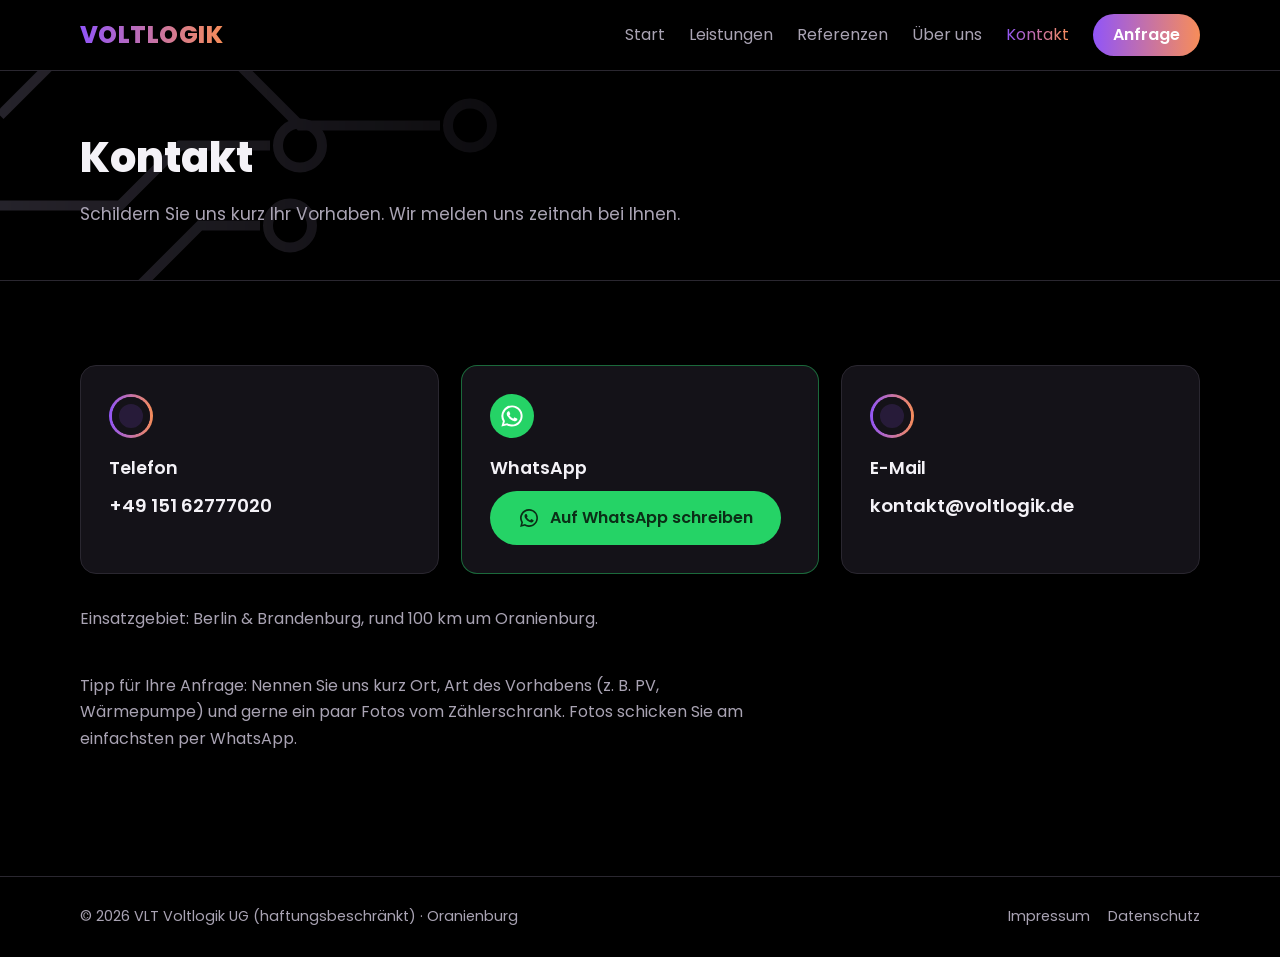
<file: kontakt.html>
<!DOCTYPE html>
<html lang="de">
<head>
  <meta charset="utf-8">
  <meta name="viewport" content="width=device-width, initial-scale=1">
  <title>Kontakt – Elektriker in Oranienburg anfragen | Voltlogik</title>
  <meta name="description" content="Jetzt Voltlogik in Oranienburg anfragen: per Telefon, WhatsApp oder E-Mail. Wallbox, PV, Speicher, Wärmepumpe und Elektroinstallation in Berlin & Brandenburg.">
  <link rel="canonical" href="https://voltlogik.de/kontakt.html">
  <meta name="robots" content="index, follow, max-image-preview:large">
  <meta property="og:type" content="website">
  <meta property="og:locale" content="de_DE">
  <meta property="og:site_name" content="Voltlogik">
  <meta property="og:title" content="Kontakt – Elektriker in Oranienburg anfragen | Voltlogik">
  <meta property="og:description" content="Jetzt Voltlogik in Oranienburg anfragen: per Telefon, WhatsApp oder E-Mail. Wallbox, PV, Speicher, Wärmepumpe und Elektroinstallation in Berlin & Brandenburg.">
  <meta property="og:url" content="https://voltlogik.de/kontakt.html">
  <meta property="og:image" content="https://voltlogik.de/img/fotos/foto10.webp">
  <meta name="geo.region" content="DE-BB">
  <meta name="geo.placename" content="Oranienburg">
  <script type="application/ld+json">{"@context": "https://schema.org", "@type": "Electrician", "@id": "https://voltlogik.de/#betrieb", "name": "Voltlogik", "legalName": "VLT Voltlogik UG (haftungsbeschränkt)", "url": "https://voltlogik.de/", "logo": "https://voltlogik.de/img/voltlogik-logo.svg", "image": "https://voltlogik.de/img/fotos/foto10.webp", "telephone": "+4915162777020", "slogan": "Ihr Partner für moderne Energielösungen.", "founder": {"@type": "Person", "name": "Daniel Beiersdorf", "jobTitle": "Geschäftsführer"}, "foundingDate": "2026-03", "address": {"@type": "PostalAddress", "addressLocality": "Oranienburg", "postalCode": "16515", "addressRegion": "Brandenburg", "addressCountry": "DE"}, "areaServed": [{"@type": "City", "name": "Oranienburg"}, {"@type": "City", "name": "Berlin"}, {"@type": "State", "name": "Brandenburg"}], "sameAs": ["https://www.my-hammer.de/auftragnehmer/vlt-voltlogik-ug"], "knowsAbout": ["Wallbox-Installation", "Photovoltaik", "Batteriespeicher", "Notstrom-Lösungen", "Notstromversorgung bei Stromausfall", "Wärmepumpen-Anschluss", "Zählerschrank", "Unterverteilung", "SLS-Schalter", "Überspannungsschutz", "Prüfung nach DIN VDE 0100-600", "Elektroinstallation"], "hasOfferCatalog": {"@type": "OfferCatalog", "name": "Leistungen", "itemListElement": [{"@type": "Offer", "itemOffered": {"@type": "Service", "name": "Wallbox-Installation (11 kW & 22 kW)", "description": "Installation Ihrer E-Auto-Wallbox in 11- oder 22-kW-Ausführung. Wallboxen bis 11 kW sind beim Netzbetreiber meldepflichtig, 22-kW-Wallboxen brauchen vorher seine Zustimmung. Beides übernehmen wir für Sie."}}, {"@type": "Offer", "itemOffered": {"@type": "Service", "name": "PV-Anlagen komplett", "description": "Planung und Installation Ihrer Photovoltaikanlage, von der Montage bis zur Inbetriebnahme und Anmeldung."}}, {"@type": "Offer", "itemOffered": {"@type": "Service", "name": "PV-Teilinstallation (AC)", "description": "Sie haben die DC-Montage schon selbst erledigt? Wir übernehmen den AC-Anschluss, die Prüfung und die Anmeldung."}}, {"@type": "Offer", "itemOffered": {"@type": "Service", "name": "Speichererweiterung", "description": "Wir erweitern Ihre bestehende PV-Anlage um einen Batteriespeicher."}}, {"@type": "Offer", "itemOffered": {"@type": "Service", "name": "Notstrom-Lösungen", "description": "Bei Stromausfall weiter Strom: Notstromboxen für dreiphasige PV-Wechselrichter, die das ganze Haus versorgen, oder einphasige Notstrom-Umschaltungen, mit denen ein mobiler AC-Speicher Ihr Haus im Inselbetrieb versorgt. Konzept und Umsetzung aus einer Hand."}}, {"@type": "Offer", "itemOffered": {"@type": "Service", "name": "Wärmepumpen-Anschluss", "description": "Elektrischer Anschluss Ihrer Wärmepumpe, fachgerecht und inklusive Anmeldung beim Netzbetreiber."}}, {"@type": "Offer", "itemOffered": {"@type": "Service", "name": "Anmeldung & VDE-Prüfung", "description": "Anmeldung anmeldepflichtiger Geräte sowie Prüfung nach DIN VDE 0100-600 mit Prüfprotokoll."}}, {"@type": "Offer", "itemOffered": {"@type": "Service", "name": "Zählerschrank & Unterverteilung", "description": "Komplette Sanierung oder neuer Zählerschrank: Wir übernehmen die alten Stromkreise, setzen einen neuen Zählerschrank und nutzen den alten bei Bedarf als Unterverteilung weiter. Natürlich auch ganz normale Unterverteilungen."}}, {"@type": "Offer", "itemOffered": {"@type": "Service", "name": "SLS & Überspannungsschutz", "description": "Nachrüstung von SLS-Schaltern und Überspannungsschutz, wie es die Technischen Anschlussbedingungen (TAB) der meisten Netzbetreiber vorschreiben."}}, {"@type": "Offer", "itemOffered": {"@type": "Service", "name": "Fehlersuche & Reparaturen", "description": "Strom weg, Sicherung fliegt raus oder eine Steckdose ist defekt? Wir finden den Fehler und reparieren ihn in Ihrem Haushalt."}}, {"@type": "Offer", "itemOffered": {"@type": "Service", "name": "Elektroinstallation", "description": "Klassische Elektroarbeiten im Alt- und Neubau: Steckdosen, Leitungen, Erweiterungen und mehr."}}]}}</script>
  <link rel="stylesheet" href="css/style.css">
  <link rel="icon" href="img/favicon.svg" type="image/svg+xml">
  <link rel="preload" href="fonts/poppins-latin-800-normal.woff2" as="font" type="font/woff2" crossorigin>
</head>
<body>
<header>
  <div class="wrap">
    <a class="logo grad" href="index.html">VOLTLOGIK</a>
    <input type="checkbox" id="menu" class="menu-toggle" aria-label="Menü öffnen"><label for="menu" class="burger" aria-hidden="true">☰</label>
    <nav><a href="index.html">Start</a><a href="leistungen.html">Leistungen</a><a href="referenzen.html">Referenzen</a><a href="ueber-uns.html">Über uns</a><a href="kontakt.html" aria-current="page">Kontakt</a><a class="btn small" href="kontakt.html">Anfrage</a></nav>
  </div>
</header>
<main>
<section class="hero small"><div class="wrap"><h1>Kontakt</h1><p>Schildern Sie uns kurz Ihr Vorhaben. Wir melden uns zeitnah bei Ihnen.</p></div></section><section><div class="wrap"><div class="grid">
<div class="card"><div class="node"></div><h3>Telefon</h3><p><a class="big" href="tel:+4915162777020">+49 151 62777020</a></p></div>
<div class="card wa-card"><div class="wa-badge"><svg class="wa-ic" viewBox="0 0 32 32" aria-hidden="true"><path fill="currentColor" d="M16 3a13 13 0 0 0-11.2 19.6L3 29l6.6-1.7A13 13 0 1 0 16 3zm0 23.6a10.6 10.6 0 0 1-5.4-1.5l-.4-.2-3.9 1 1-3.8-.2-.4A10.6 10.6 0 1 1 16 26.6zm5.8-7.9c-.3-.2-1.9-.9-2.2-1s-.5-.2-.7.2-.8 1-1 1.2-.4.2-.7.1a8.7 8.7 0 0 1-4.3-3.8c-.3-.6.3-.5.9-1.7.1-.2 0-.4 0-.5l-1-2.4c-.3-.6-.5-.5-.7-.5h-.6a1.2 1.2 0 0 0-.9.4 3.6 3.6 0 0 0-1.1 2.7 6.3 6.3 0 0 0 1.3 3.3 14.4 14.4 0 0 0 5.5 4.9c2 .9 2.9 1 3.9.8a3.3 3.3 0 0 0 2.2-1.5 2.7 2.7 0 0 0 .2-1.5c-.1-.2-.3-.3-.6-.4z"/></svg></div><h3>WhatsApp</h3><p><a class="btn wa" href="https://wa.me/message/XTBNEGVWKSSOC1" target="_blank" rel="noopener"><svg class="wa-ic" viewBox="0 0 32 32" aria-hidden="true"><path fill="currentColor" d="M16 3a13 13 0 0 0-11.2 19.6L3 29l6.6-1.7A13 13 0 1 0 16 3zm0 23.6a10.6 10.6 0 0 1-5.4-1.5l-.4-.2-3.9 1 1-3.8-.2-.4A10.6 10.6 0 1 1 16 26.6zm5.8-7.9c-.3-.2-1.9-.9-2.2-1s-.5-.2-.7.2-.8 1-1 1.2-.4.2-.7.1a8.7 8.7 0 0 1-4.3-3.8c-.3-.6.3-.5.9-1.7.1-.2 0-.4 0-.5l-1-2.4c-.3-.6-.5-.5-.7-.5h-.6a1.2 1.2 0 0 0-.9.4 3.6 3.6 0 0 0-1.1 2.7 6.3 6.3 0 0 0 1.3 3.3 14.4 14.4 0 0 0 5.5 4.9c2 .9 2.9 1 3.9.8a3.3 3.3 0 0 0 2.2-1.5 2.7 2.7 0 0 0 .2-1.5c-.1-.2-.3-.3-.6-.4z"/></svg>Auf WhatsApp schreiben</a></p></div>
<div class="card"><div class="node"></div><h3>E-Mail</h3><p><a class="big" href="mailto:&#107;&#111;&#110;&#116;&#97;&#107;&#116;&#64;&#118;&#111;&#108;&#116;&#108;&#111;&#103;&#105;&#107;&#46;&#100;&#101;">&#107;&#111;&#110;&#116;&#97;&#107;&#116;&#64;&#118;&#111;&#108;&#116;&#108;&#111;&#103;&#105;&#107;&#46;&#100;&#101;</a></p></div>
</div>
<p class="lead mt">Einsatzgebiet: Berlin &amp; Brandenburg, rund 100 km um Oranienburg.</p><p class="lead">Tipp für Ihre Anfrage: Nennen Sie uns kurz Ort, Art des Vorhabens (z. B. PV, Wärmepumpe) und gerne ein paar Fotos vom Zählerschrank. Fotos schicken Sie am einfachsten per WhatsApp.</p>
</div></section>
</main>
<footer>
  <div class="wrap">
    <span>© 2026 VLT Voltlogik UG (haftungsbeschränkt) · Oranienburg</span>
    <span><a href="impressum.html">Impressum</a><a href="datenschutz.html">Datenschutz</a></span>
  </div>
</footer>
</body>
</html>
</file>
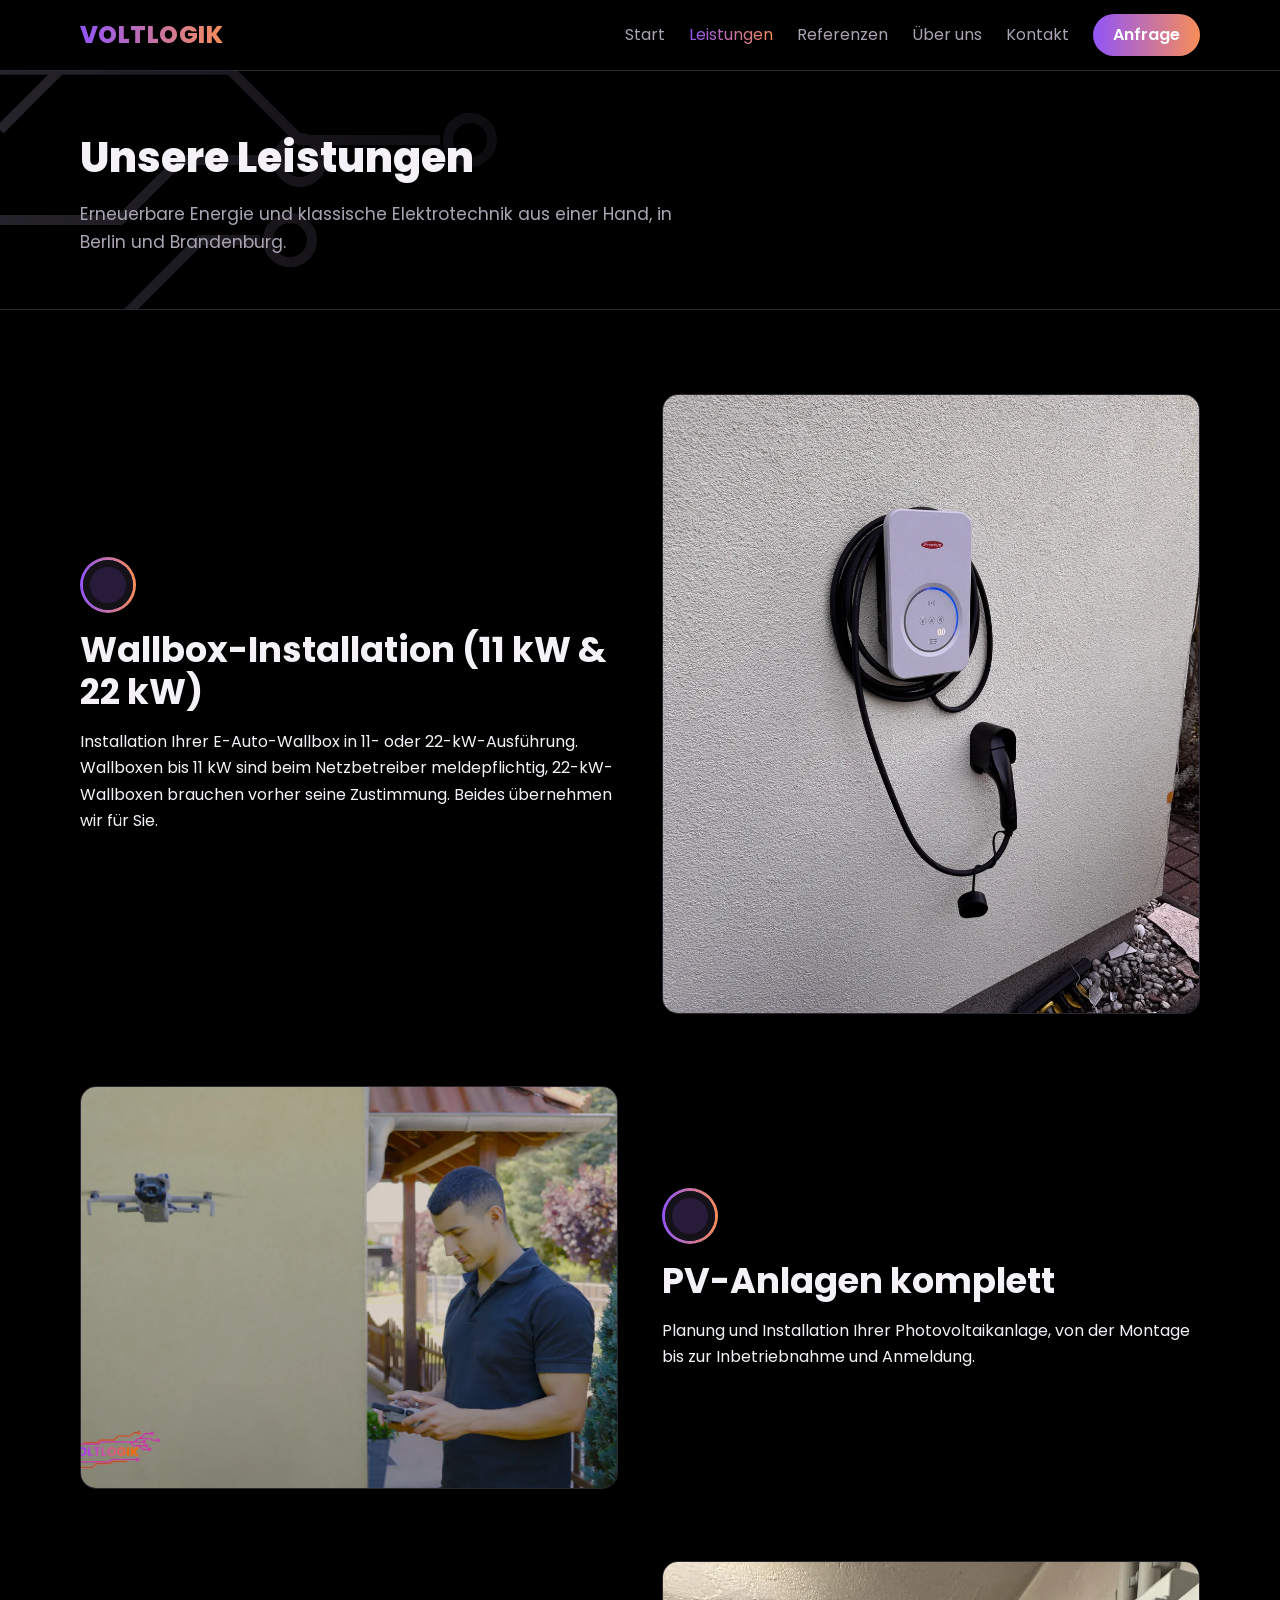
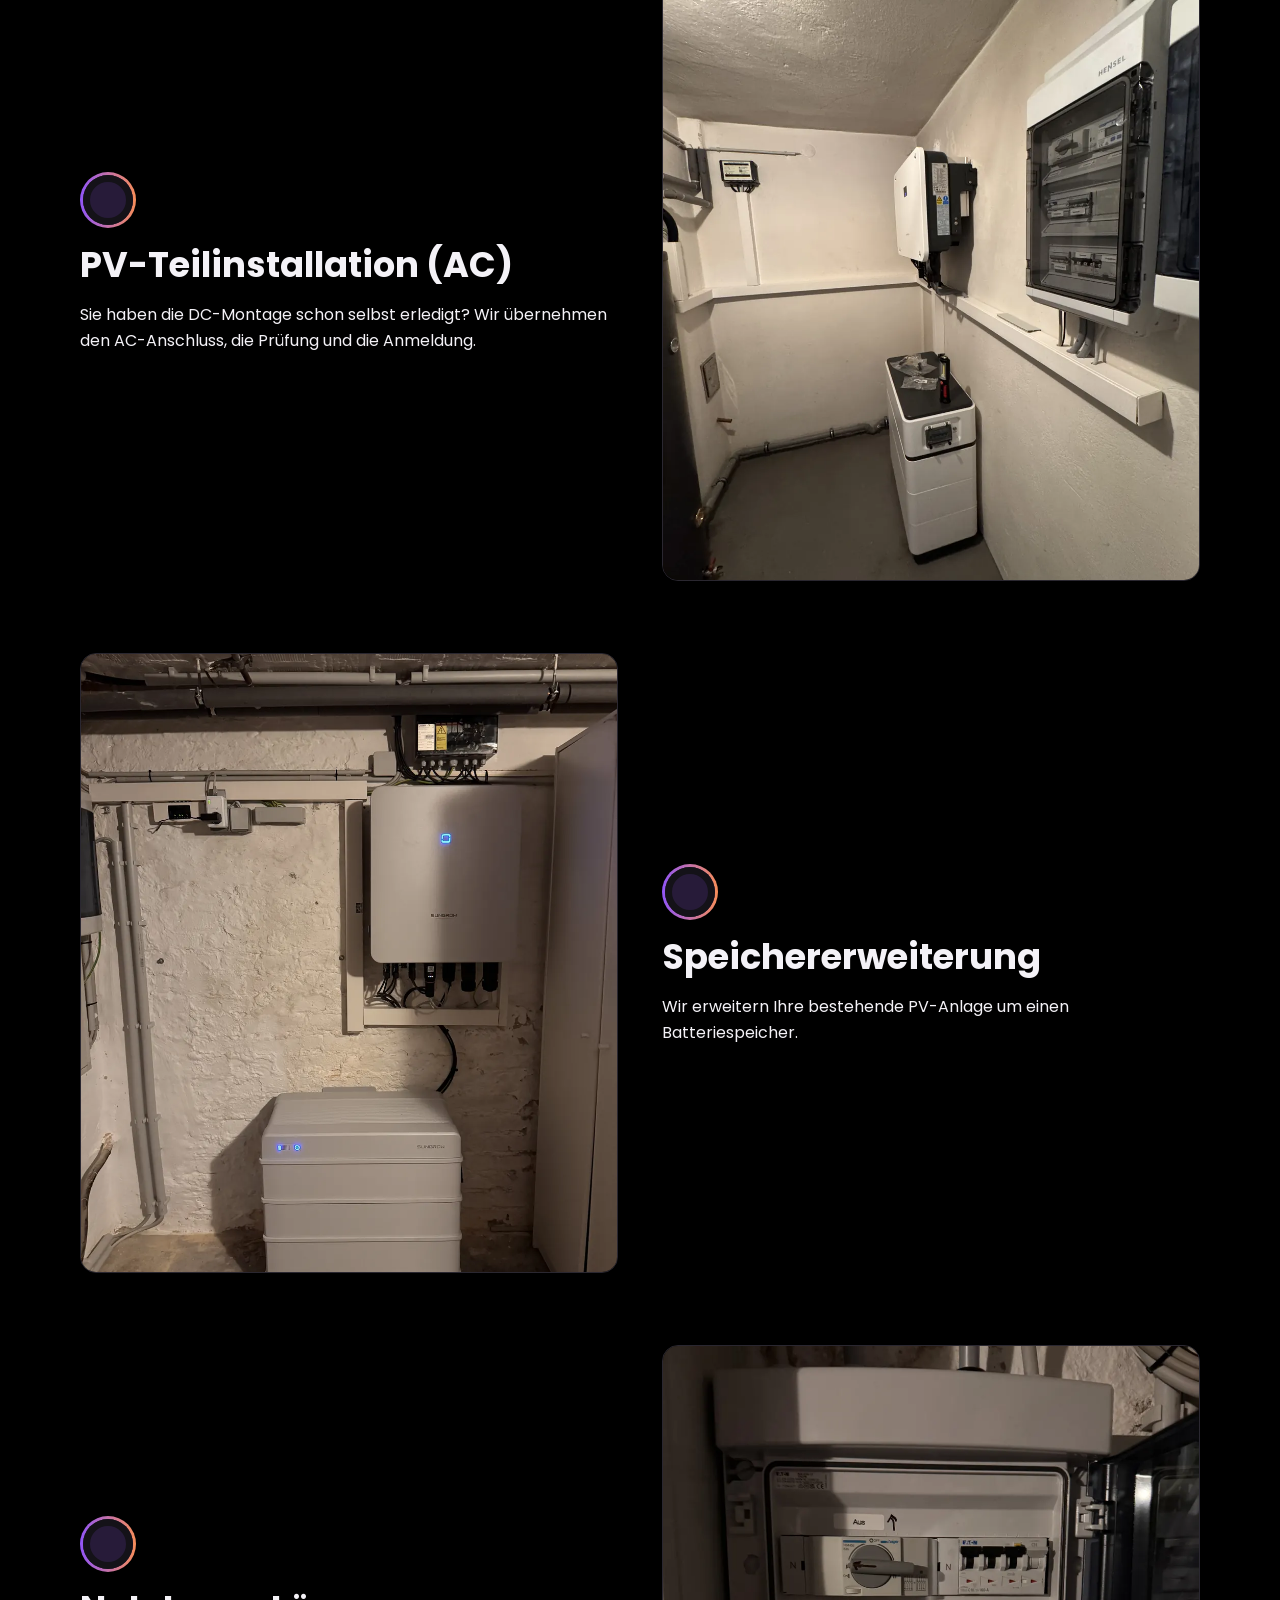
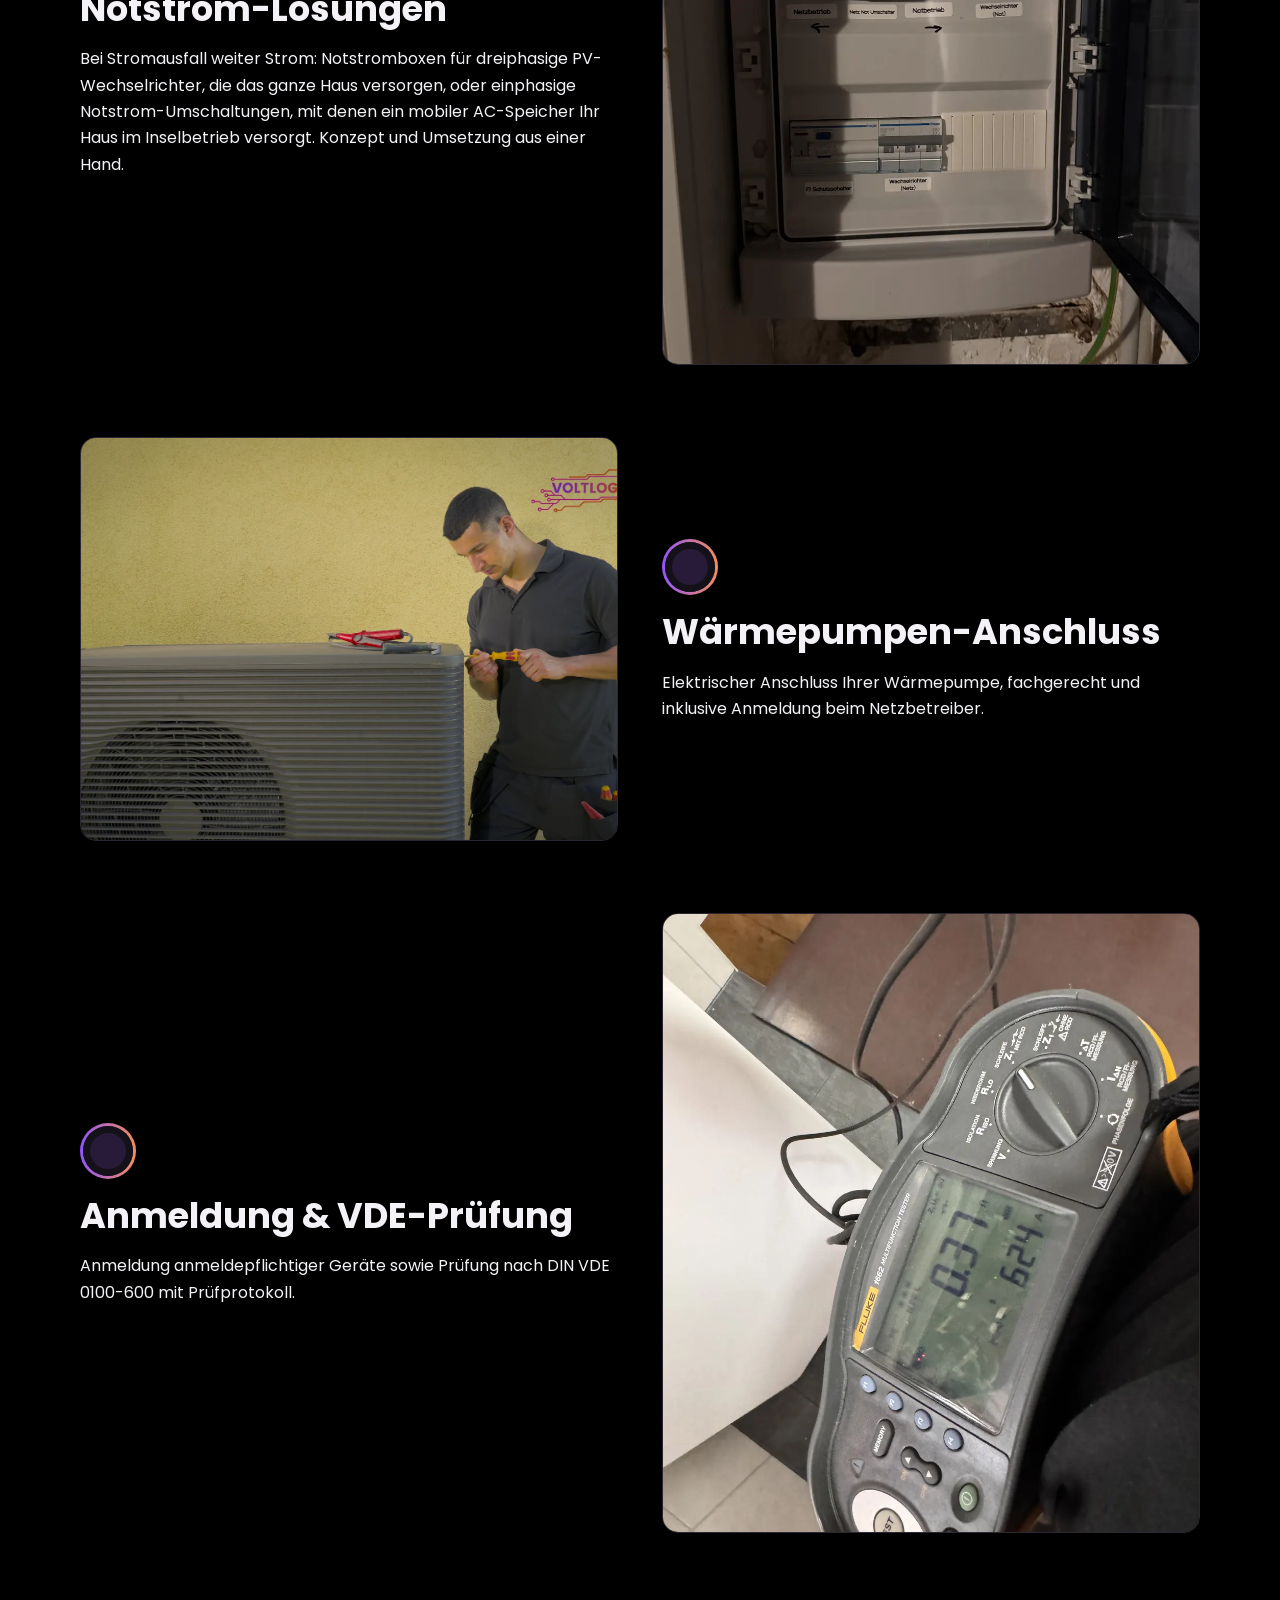
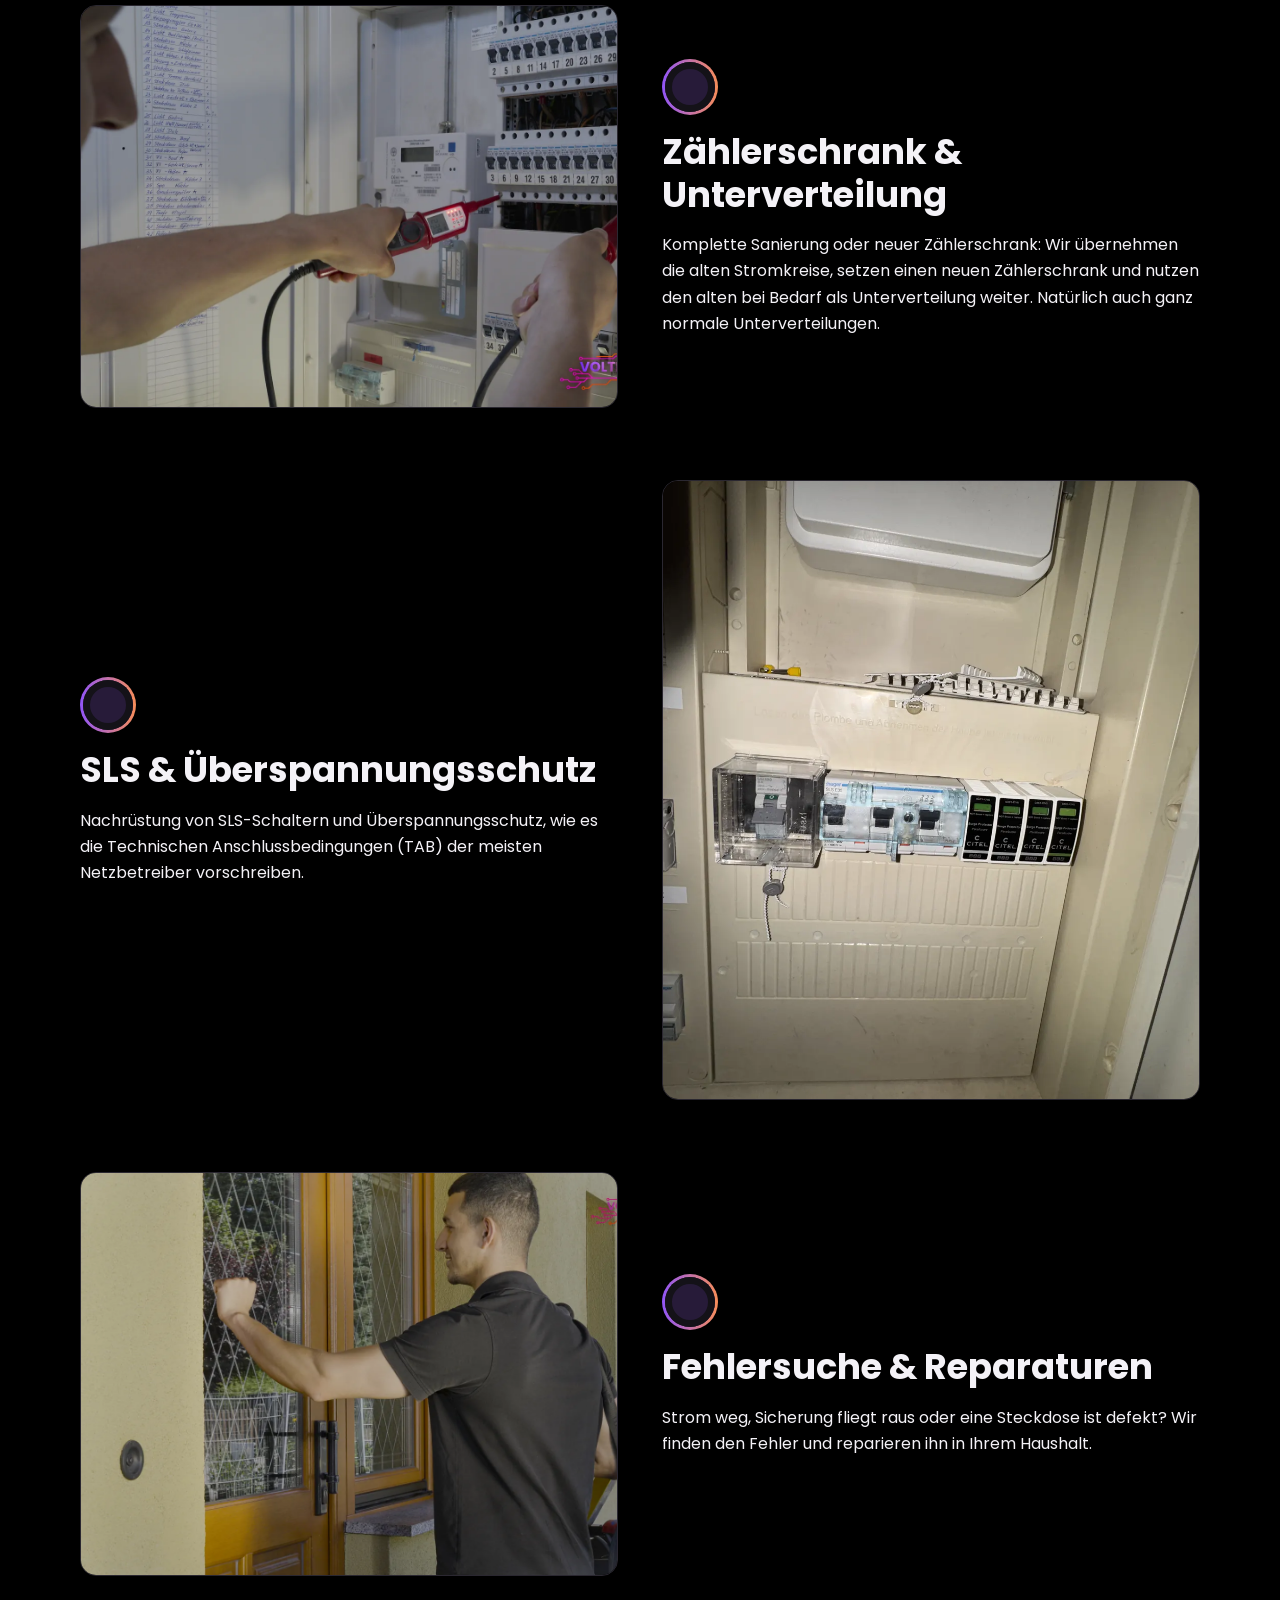
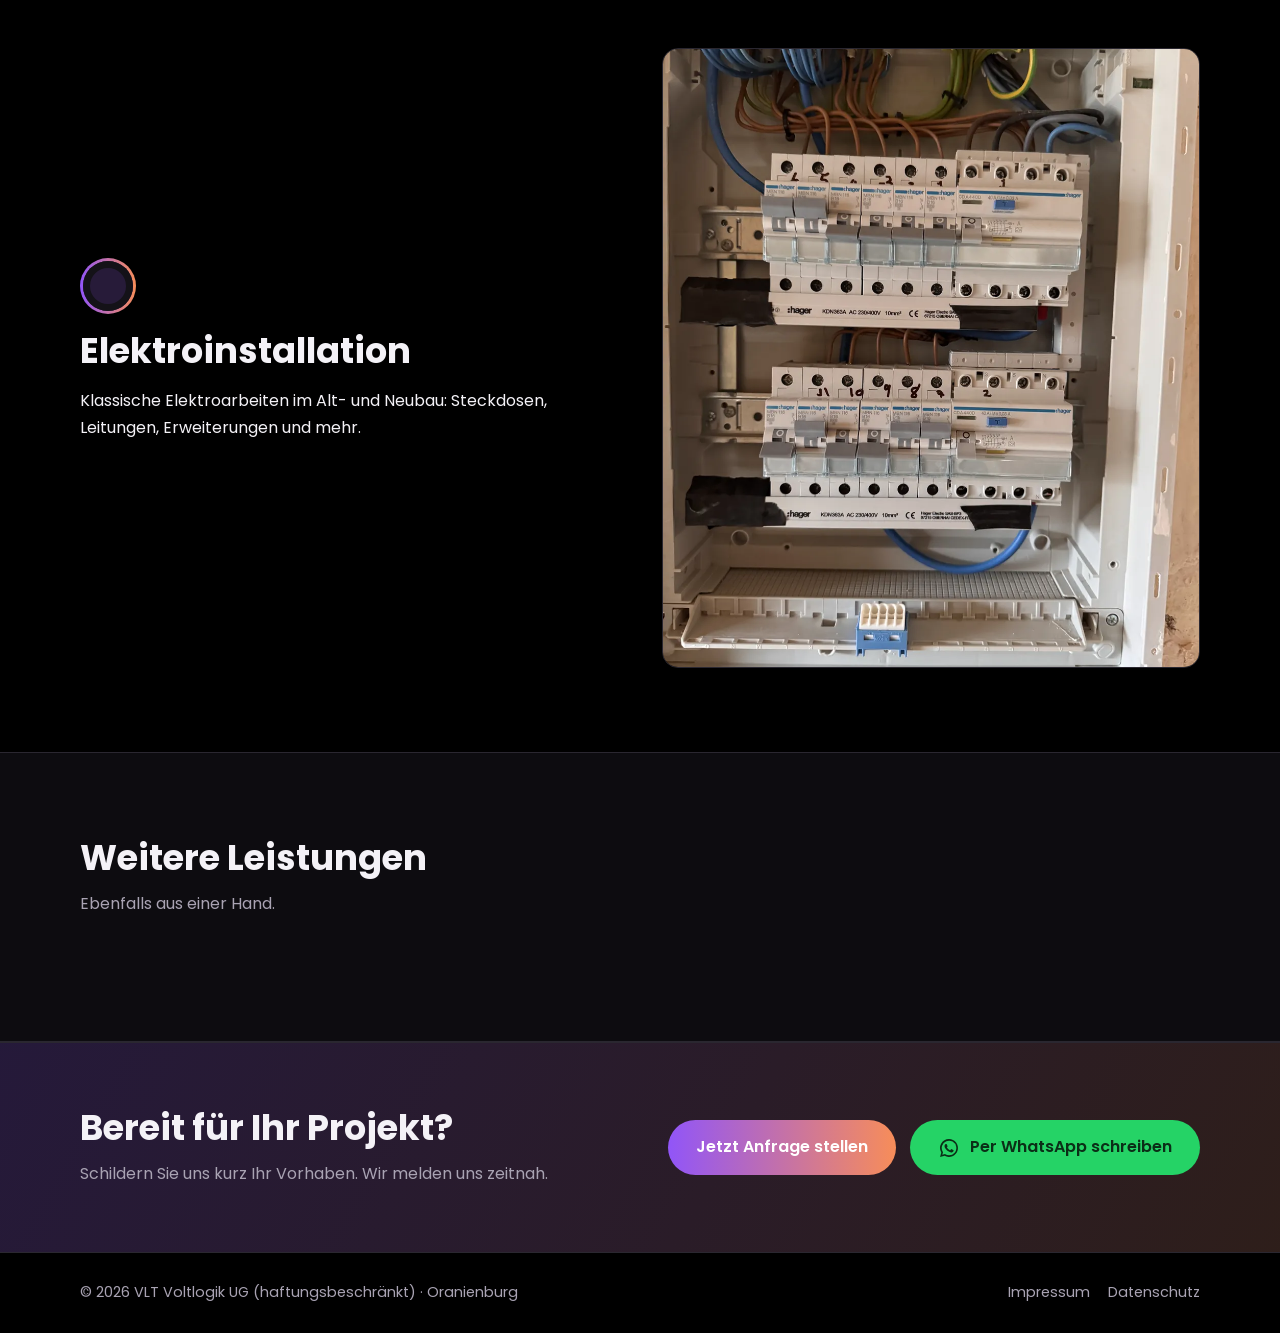
<file: leistungen.html>
<!DOCTYPE html>
<html lang="de">
<head>
  <meta charset="utf-8">
  <meta name="viewport" content="width=device-width, initial-scale=1">
  <title>Leistungen: Wallbox, PV, Speicher, Wärmepumpe & Zählerschrank | Voltlogik Oranienburg</title>
  <meta name="description" content="Wallbox-Installation 11 & 22 kW, PV-Anlagen, AC-Teilinstallation, Speicher, Wärmepumpen-Anschluss, Zählerschrank, SLS & Überspannungsschutz, Fehlersuche und Elektroinstallation in Oranienburg, Berlin & Brandenburg.">
  <link rel="canonical" href="https://voltlogik.de/leistungen.html">
  <meta name="robots" content="index, follow, max-image-preview:large">
  <meta property="og:type" content="website">
  <meta property="og:locale" content="de_DE">
  <meta property="og:site_name" content="Voltlogik">
  <meta property="og:title" content="Leistungen: Wallbox, PV, Speicher, Wärmepumpe & Zählerschrank | Voltlogik Oranienburg">
  <meta property="og:description" content="Wallbox-Installation 11 & 22 kW, PV-Anlagen, AC-Teilinstallation, Speicher, Wärmepumpen-Anschluss, Zählerschrank, SLS & Überspannungsschutz, Fehlersuche und Elektroinstallation in Oranienburg, Berlin & Brandenburg.">
  <meta property="og:url" content="https://voltlogik.de/leistungen.html">
  <meta property="og:image" content="https://voltlogik.de/img/fotos/foto10.webp">
  <meta name="geo.region" content="DE-BB">
  <meta name="geo.placename" content="Oranienburg">
  <script type="application/ld+json">{"@context": "https://schema.org", "@type": "Electrician", "@id": "https://voltlogik.de/#betrieb", "name": "Voltlogik", "legalName": "VLT Voltlogik UG (haftungsbeschränkt)", "url": "https://voltlogik.de/", "logo": "https://voltlogik.de/img/voltlogik-logo.svg", "image": "https://voltlogik.de/img/fotos/foto10.webp", "telephone": "+4915162777020", "slogan": "Ihr Partner für moderne Energielösungen.", "founder": {"@type": "Person", "name": "Daniel Beiersdorf", "jobTitle": "Geschäftsführer"}, "foundingDate": "2026-03", "address": {"@type": "PostalAddress", "addressLocality": "Oranienburg", "postalCode": "16515", "addressRegion": "Brandenburg", "addressCountry": "DE"}, "areaServed": [{"@type": "City", "name": "Oranienburg"}, {"@type": "City", "name": "Berlin"}, {"@type": "State", "name": "Brandenburg"}], "sameAs": ["https://www.my-hammer.de/auftragnehmer/vlt-voltlogik-ug"], "knowsAbout": ["Wallbox-Installation", "Photovoltaik", "Batteriespeicher", "Notstrom-Lösungen", "Notstromversorgung bei Stromausfall", "Wärmepumpen-Anschluss", "Zählerschrank", "Unterverteilung", "SLS-Schalter", "Überspannungsschutz", "Prüfung nach DIN VDE 0100-600", "Elektroinstallation"], "hasOfferCatalog": {"@type": "OfferCatalog", "name": "Leistungen", "itemListElement": [{"@type": "Offer", "itemOffered": {"@type": "Service", "name": "Wallbox-Installation (11 kW & 22 kW)", "description": "Installation Ihrer E-Auto-Wallbox in 11- oder 22-kW-Ausführung. Wallboxen bis 11 kW sind beim Netzbetreiber meldepflichtig, 22-kW-Wallboxen brauchen vorher seine Zustimmung. Beides übernehmen wir für Sie."}}, {"@type": "Offer", "itemOffered": {"@type": "Service", "name": "PV-Anlagen komplett", "description": "Planung und Installation Ihrer Photovoltaikanlage, von der Montage bis zur Inbetriebnahme und Anmeldung."}}, {"@type": "Offer", "itemOffered": {"@type": "Service", "name": "PV-Teilinstallation (AC)", "description": "Sie haben die DC-Montage schon selbst erledigt? Wir übernehmen den AC-Anschluss, die Prüfung und die Anmeldung."}}, {"@type": "Offer", "itemOffered": {"@type": "Service", "name": "Speichererweiterung", "description": "Wir erweitern Ihre bestehende PV-Anlage um einen Batteriespeicher."}}, {"@type": "Offer", "itemOffered": {"@type": "Service", "name": "Notstrom-Lösungen", "description": "Bei Stromausfall weiter Strom: Notstromboxen für dreiphasige PV-Wechselrichter, die das ganze Haus versorgen, oder einphasige Notstrom-Umschaltungen, mit denen ein mobiler AC-Speicher Ihr Haus im Inselbetrieb versorgt. Konzept und Umsetzung aus einer Hand."}}, {"@type": "Offer", "itemOffered": {"@type": "Service", "name": "Wärmepumpen-Anschluss", "description": "Elektrischer Anschluss Ihrer Wärmepumpe, fachgerecht und inklusive Anmeldung beim Netzbetreiber."}}, {"@type": "Offer", "itemOffered": {"@type": "Service", "name": "Anmeldung & VDE-Prüfung", "description": "Anmeldung anmeldepflichtiger Geräte sowie Prüfung nach DIN VDE 0100-600 mit Prüfprotokoll."}}, {"@type": "Offer", "itemOffered": {"@type": "Service", "name": "Zählerschrank & Unterverteilung", "description": "Komplette Sanierung oder neuer Zählerschrank: Wir übernehmen die alten Stromkreise, setzen einen neuen Zählerschrank und nutzen den alten bei Bedarf als Unterverteilung weiter. Natürlich auch ganz normale Unterverteilungen."}}, {"@type": "Offer", "itemOffered": {"@type": "Service", "name": "SLS & Überspannungsschutz", "description": "Nachrüstung von SLS-Schaltern und Überspannungsschutz, wie es die Technischen Anschlussbedingungen (TAB) der meisten Netzbetreiber vorschreiben."}}, {"@type": "Offer", "itemOffered": {"@type": "Service", "name": "Fehlersuche & Reparaturen", "description": "Strom weg, Sicherung fliegt raus oder eine Steckdose ist defekt? Wir finden den Fehler und reparieren ihn in Ihrem Haushalt."}}, {"@type": "Offer", "itemOffered": {"@type": "Service", "name": "Elektroinstallation", "description": "Klassische Elektroarbeiten im Alt- und Neubau: Steckdosen, Leitungen, Erweiterungen und mehr."}}]}}</script>
  <link rel="stylesheet" href="css/style.css">
  <link rel="icon" href="img/favicon.svg" type="image/svg+xml">
  <link rel="preload" href="fonts/poppins-latin-800-normal.woff2" as="font" type="font/woff2" crossorigin>
</head>
<body>
<header>
  <div class="wrap">
    <a class="logo grad" href="index.html">VOLTLOGIK</a>
    <input type="checkbox" id="menu" class="menu-toggle" aria-label="Menü öffnen"><label for="menu" class="burger" aria-hidden="true">☰</label>
    <nav><a href="index.html">Start</a><a href="leistungen.html" aria-current="page">Leistungen</a><a href="referenzen.html">Referenzen</a><a href="ueber-uns.html">Über uns</a><a href="kontakt.html">Kontakt</a><a class="btn small" href="kontakt.html">Anfrage</a></nav>
  </div>
</header>
<main>
<section class="hero small"><div class="wrap"><h1>Unsere Leistungen</h1><p>Erneuerbare Energie und klassische Elektrotechnik aus einer Hand, in Berlin und Brandenburg.</p></div></section><section><div class="wrap stack"><div class="two row"><div><div class="node big"></div><h2>Wallbox-Installation (11 kW &amp; 22 kW)</h2><p>Installation Ihrer E-Auto-Wallbox in 11- oder 22-kW-Ausführung. Wallboxen bis 11 kW sind beim Netzbetreiber meldepflichtig, 22-kW-Wallboxen brauchen vorher seine Zustimmung. Beides übernehmen wir für Sie.</p></div><img class="photo tall" src="img/fotos/wallbox-fronius.webp" alt="Montierte Wallbox an einer Hauswand" width="1050" height="1400" loading="lazy"></div><div class="two row"><div><div class="node big"></div><h2>PV-Anlagen komplett</h2><p>Planung und Installation Ihrer Photovoltaikanlage, von der Montage bis zur Inbetriebnahme und Anmeldung.</p></div><img class="photo" src="img/fotos/foto5.webp" alt="Daniel bei der Kontrolle einer Anlage mit der Drohne" width="1600" height="1005" loading="lazy"></div><div class="two row"><div><div class="node big"></div><h2>PV-Teilinstallation (AC)</h2><p>Sie haben die DC-Montage schon selbst erledigt? Wir übernehmen den AC-Anschluss, die Prüfung und die Anmeldung.</p></div><img class="photo tall" src="img/fotos/pv-ac.webp" alt="Wechselrichter, Batteriespeicher und Verteiler einer PV-Anlage" width="1050" height="1400" loading="lazy"></div><div class="two row"><div><div class="node big"></div><h2>Speichererweiterung</h2><p>Wir erweitern Ihre bestehende PV-Anlage um einen Batteriespeicher.</p></div><img class="photo tall" src="img/fotos/speicher.webp" alt="Wechselrichter mit Batteriespeicher im Keller" width="1050" height="1400" loading="lazy"></div><div class="two row"><div><div class="node big"></div><h2>Notstrom-Lösungen</h2><p>Bei Stromausfall weiter Strom: Notstromboxen für dreiphasige PV-Wechselrichter, die das ganze Haus versorgen, oder einphasige Notstrom-Umschaltungen, mit denen ein mobiler AC-Speicher Ihr Haus im Inselbetrieb versorgt. Konzept und Umsetzung aus einer Hand.</p></div><img class="photo tall" src="img/fotos/notstrom.webp" alt="Notstrombox mit Netz-Not-Umschaltung einer dreiphasigen PV-Anlage" width="1050" height="1400" loading="lazy"></div><div class="two row"><div><div class="node big"></div><h2>Wärmepumpen-Anschluss</h2><p>Elektrischer Anschluss Ihrer Wärmepumpe, fachgerecht und inklusive Anmeldung beim Netzbetreiber.</p></div><img class="photo" src="img/fotos/foto1.webp" alt="Daniel beim Anschluss einer Wärmepumpe" width="1600" height="985" loading="lazy"></div><div class="two row"><div><div class="node big"></div><h2>Anmeldung &amp; VDE-Prüfung</h2><p>Anmeldung anmeldepflichtiger Geräte sowie Prüfung nach DIN VDE 0100-600 mit Prüfprotokoll.</p></div><img class="photo tall" src="img/fotos/messung.webp" alt="Messung mit Installationstester nach DIN VDE 0100-600" width="1050" height="1400" loading="lazy"></div><div class="two row"><div><div class="node big"></div><h2>Zählerschrank &amp; Unterverteilung</h2><p>Komplette Sanierung oder neuer Zählerschrank: Wir übernehmen die alten Stromkreise, setzen einen neuen Zählerschrank und nutzen den alten bei Bedarf als Unterverteilung weiter. Natürlich auch ganz normale Unterverteilungen.</p></div><img class="photo" src="img/fotos/foto4.webp" alt="Messung am Zählerschrank" width="1600" height="928" loading="lazy"></div><div class="two row"><div><div class="node big"></div><h2>SLS &amp; Überspannungsschutz</h2><p>Nachrüstung von SLS-Schaltern und Überspannungsschutz, wie es die Technischen Anschlussbedingungen (TAB) der meisten Netzbetreiber vorschreiben.</p></div><img class="photo tall" src="img/fotos/sls-1.webp" alt="Nachgerüsteter SLS-Schalter und Überspannungsschutz im Zählerschrank" width="1050" height="1400" loading="lazy"></div><div class="two row"><div><div class="node big"></div><h2>Fehlersuche &amp; Reparaturen</h2><p>Strom weg, Sicherung fliegt raus oder eine Steckdose ist defekt? Wir finden den Fehler und reparieren ihn in Ihrem Haushalt.</p></div><img class="photo" src="img/fotos/foto13.webp" alt="Daniel beim Kundentermin vor Ort" width="1600" height="900" loading="lazy"></div><div class="two row"><div><div class="node big"></div><h2>Elektroinstallation</h2><p>Klassische Elektroarbeiten im Alt- und Neubau: Steckdosen, Leitungen, Erweiterungen und mehr.</p></div><img class="photo tall" src="img/fotos/elektro-2.webp" alt="Neu verdrahtete Unterverteilung" width="1050" height="1400" loading="lazy"></div></div></section><section class="alt"><div class="wrap"><h2>Weitere Leistungen</h2><p class="lead">Ebenfalls aus einer Hand.</p><div class="grid"></div></div></section><section class="contact"><div class="wrap cta-band"><div><h2>Bereit für Ihr Projekt?</h2><p class="lead">Schildern Sie uns kurz Ihr Vorhaben. Wir melden uns zeitnah.</p></div><div class="ctas"><a class="btn" href="kontakt.html">Jetzt Anfrage stellen</a><a class="btn wa" href="https://wa.me/message/XTBNEGVWKSSOC1" target="_blank" rel="noopener"><svg class="wa-ic" viewBox="0 0 32 32" aria-hidden="true"><path fill="currentColor" d="M16 3a13 13 0 0 0-11.2 19.6L3 29l6.6-1.7A13 13 0 1 0 16 3zm0 23.6a10.6 10.6 0 0 1-5.4-1.5l-.4-.2-3.9 1 1-3.8-.2-.4A10.6 10.6 0 1 1 16 26.6zm5.8-7.9c-.3-.2-1.9-.9-2.2-1s-.5-.2-.7.2-.8 1-1 1.2-.4.2-.7.1a8.7 8.7 0 0 1-4.3-3.8c-.3-.6.3-.5.9-1.7.1-.2 0-.4 0-.5l-1-2.4c-.3-.6-.5-.5-.7-.5h-.6a1.2 1.2 0 0 0-.9.4 3.6 3.6 0 0 0-1.1 2.7 6.3 6.3 0 0 0 1.3 3.3 14.4 14.4 0 0 0 5.5 4.9c2 .9 2.9 1 3.9.8a3.3 3.3 0 0 0 2.2-1.5 2.7 2.7 0 0 0 .2-1.5c-.1-.2-.3-.3-.6-.4z"/></svg>Per WhatsApp schreiben</a></div></div></section>
</main>
<footer>
  <div class="wrap">
    <span>© 2026 VLT Voltlogik UG (haftungsbeschränkt) · Oranienburg</span>
    <span><a href="impressum.html">Impressum</a><a href="datenschutz.html">Datenschutz</a></span>
  </div>
</footer>
</body>
</html>
</file>
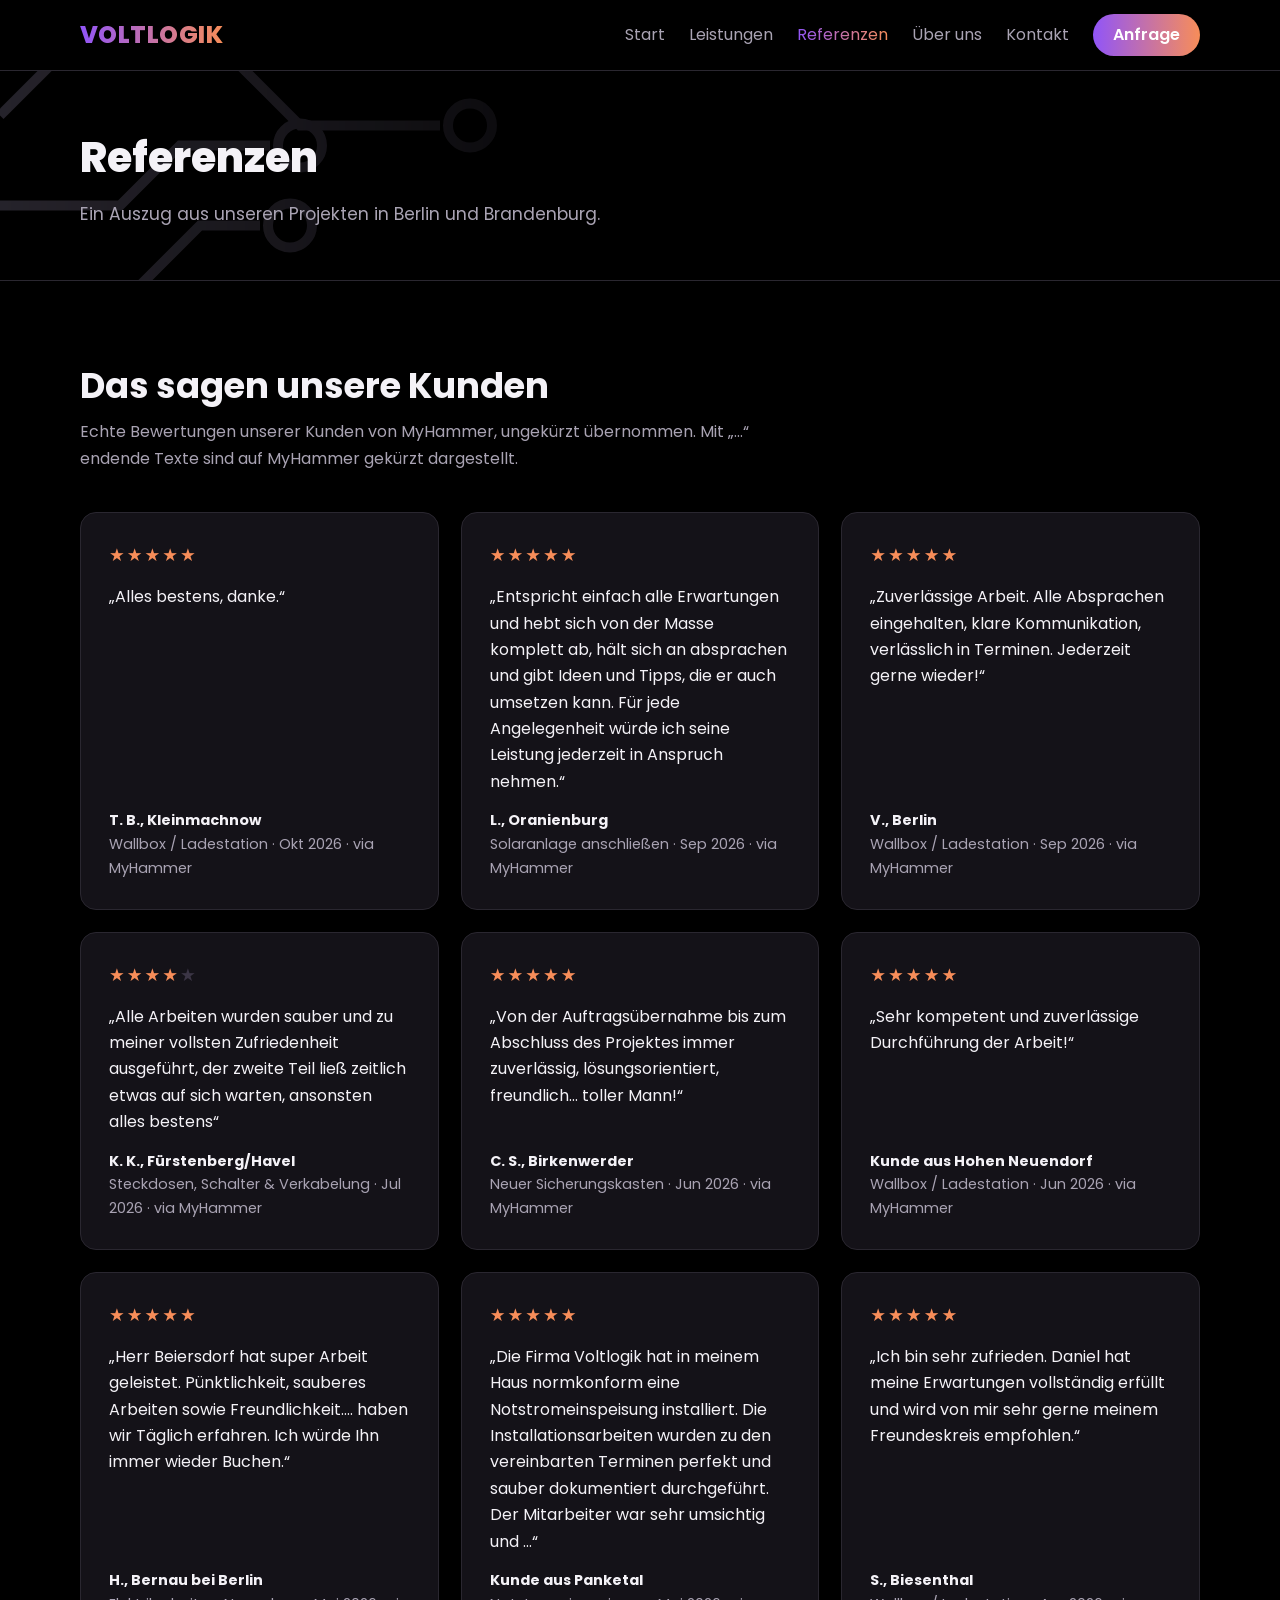
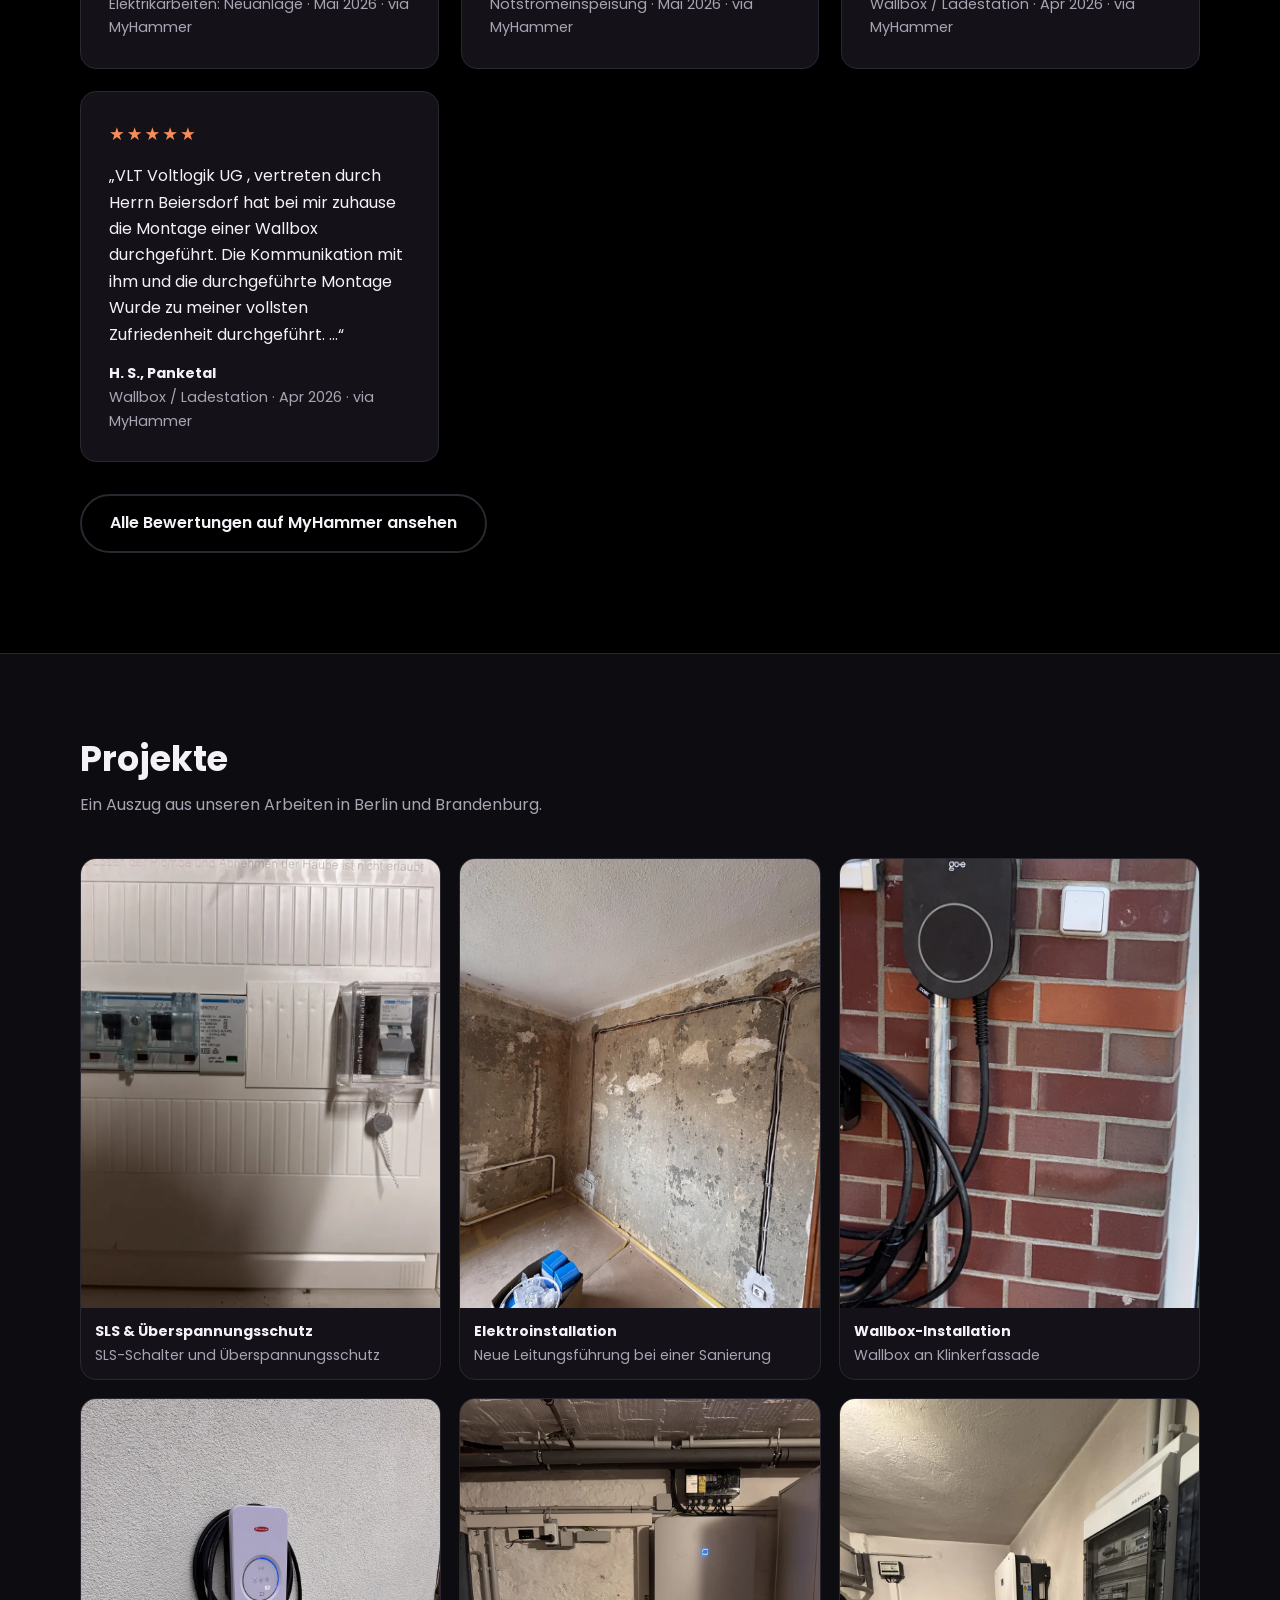
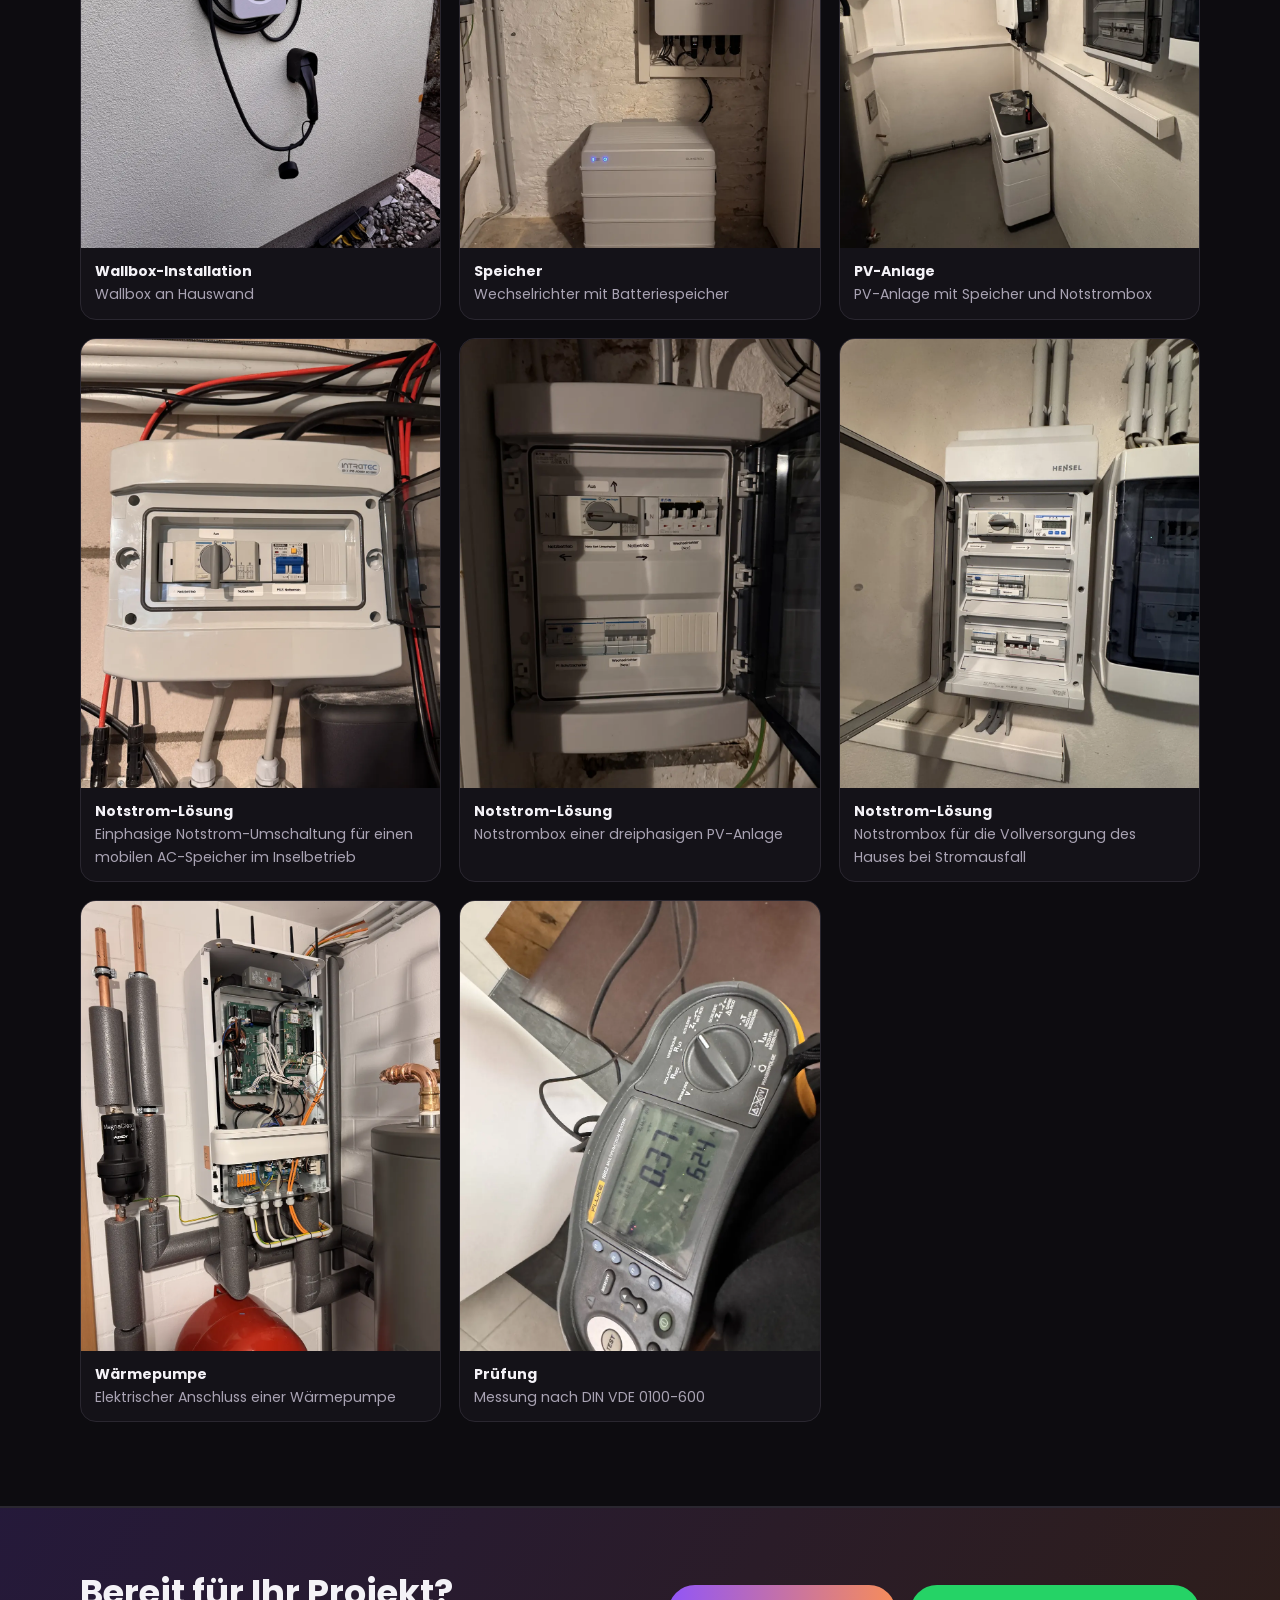
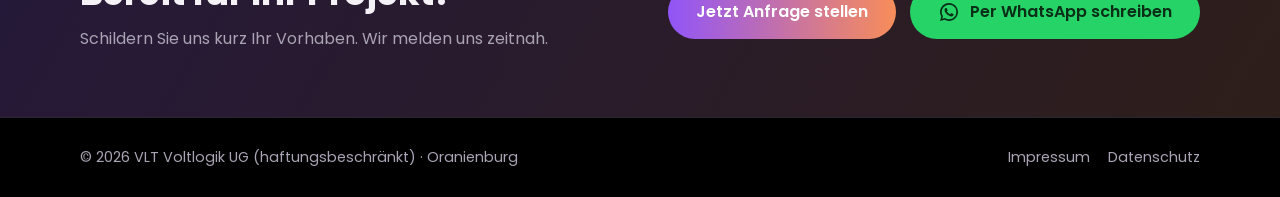
<file: referenzen.html>
<!DOCTYPE html>
<html lang="de">
<head>
  <meta charset="utf-8">
  <meta name="viewport" content="width=device-width, initial-scale=1">
  <title>Referenzen & Kundenbewertungen | Voltlogik Elektriker Oranienburg</title>
  <meta name="description" content="Echte Kundenbewertungen und Projekte von Voltlogik: Wallboxen, PV-Anlagen, Speicher, Wärmepumpen und Zählerschränke in Berlin und Brandenburg.">
  <link rel="canonical" href="https://voltlogik.de/referenzen.html">
  <meta name="robots" content="index, follow, max-image-preview:large">
  <meta property="og:type" content="website">
  <meta property="og:locale" content="de_DE">
  <meta property="og:site_name" content="Voltlogik">
  <meta property="og:title" content="Referenzen & Kundenbewertungen | Voltlogik Elektriker Oranienburg">
  <meta property="og:description" content="Echte Kundenbewertungen und Projekte von Voltlogik: Wallboxen, PV-Anlagen, Speicher, Wärmepumpen und Zählerschränke in Berlin und Brandenburg.">
  <meta property="og:url" content="https://voltlogik.de/referenzen.html">
  <meta property="og:image" content="https://voltlogik.de/img/fotos/foto10.webp">
  <meta name="geo.region" content="DE-BB">
  <meta name="geo.placename" content="Oranienburg">
  <script type="application/ld+json">{"@context": "https://schema.org", "@type": "Electrician", "@id": "https://voltlogik.de/#betrieb", "name": "Voltlogik", "legalName": "VLT Voltlogik UG (haftungsbeschränkt)", "url": "https://voltlogik.de/", "logo": "https://voltlogik.de/img/voltlogik-logo.svg", "image": "https://voltlogik.de/img/fotos/foto10.webp", "telephone": "+4915162777020", "slogan": "Ihr Partner für moderne Energielösungen.", "founder": {"@type": "Person", "name": "Daniel Beiersdorf", "jobTitle": "Geschäftsführer"}, "foundingDate": "2026-03", "address": {"@type": "PostalAddress", "addressLocality": "Oranienburg", "postalCode": "16515", "addressRegion": "Brandenburg", "addressCountry": "DE"}, "areaServed": [{"@type": "City", "name": "Oranienburg"}, {"@type": "City", "name": "Berlin"}, {"@type": "State", "name": "Brandenburg"}], "sameAs": ["https://www.my-hammer.de/auftragnehmer/vlt-voltlogik-ug"], "knowsAbout": ["Wallbox-Installation", "Photovoltaik", "Batteriespeicher", "Notstrom-Lösungen", "Notstromversorgung bei Stromausfall", "Wärmepumpen-Anschluss", "Zählerschrank", "Unterverteilung", "SLS-Schalter", "Überspannungsschutz", "Prüfung nach DIN VDE 0100-600", "Elektroinstallation"], "hasOfferCatalog": {"@type": "OfferCatalog", "name": "Leistungen", "itemListElement": [{"@type": "Offer", "itemOffered": {"@type": "Service", "name": "Wallbox-Installation (11 kW & 22 kW)", "description": "Installation Ihrer E-Auto-Wallbox in 11- oder 22-kW-Ausführung. Wallboxen bis 11 kW sind beim Netzbetreiber meldepflichtig, 22-kW-Wallboxen brauchen vorher seine Zustimmung. Beides übernehmen wir für Sie."}}, {"@type": "Offer", "itemOffered": {"@type": "Service", "name": "PV-Anlagen komplett", "description": "Planung und Installation Ihrer Photovoltaikanlage, von der Montage bis zur Inbetriebnahme und Anmeldung."}}, {"@type": "Offer", "itemOffered": {"@type": "Service", "name": "PV-Teilinstallation (AC)", "description": "Sie haben die DC-Montage schon selbst erledigt? Wir übernehmen den AC-Anschluss, die Prüfung und die Anmeldung."}}, {"@type": "Offer", "itemOffered": {"@type": "Service", "name": "Speichererweiterung", "description": "Wir erweitern Ihre bestehende PV-Anlage um einen Batteriespeicher."}}, {"@type": "Offer", "itemOffered": {"@type": "Service", "name": "Notstrom-Lösungen", "description": "Bei Stromausfall weiter Strom: Notstromboxen für dreiphasige PV-Wechselrichter, die das ganze Haus versorgen, oder einphasige Notstrom-Umschaltungen, mit denen ein mobiler AC-Speicher Ihr Haus im Inselbetrieb versorgt. Konzept und Umsetzung aus einer Hand."}}, {"@type": "Offer", "itemOffered": {"@type": "Service", "name": "Wärmepumpen-Anschluss", "description": "Elektrischer Anschluss Ihrer Wärmepumpe, fachgerecht und inklusive Anmeldung beim Netzbetreiber."}}, {"@type": "Offer", "itemOffered": {"@type": "Service", "name": "Anmeldung & VDE-Prüfung", "description": "Anmeldung anmeldepflichtiger Geräte sowie Prüfung nach DIN VDE 0100-600 mit Prüfprotokoll."}}, {"@type": "Offer", "itemOffered": {"@type": "Service", "name": "Zählerschrank & Unterverteilung", "description": "Komplette Sanierung oder neuer Zählerschrank: Wir übernehmen die alten Stromkreise, setzen einen neuen Zählerschrank und nutzen den alten bei Bedarf als Unterverteilung weiter. Natürlich auch ganz normale Unterverteilungen."}}, {"@type": "Offer", "itemOffered": {"@type": "Service", "name": "SLS & Überspannungsschutz", "description": "Nachrüstung von SLS-Schaltern und Überspannungsschutz, wie es die Technischen Anschlussbedingungen (TAB) der meisten Netzbetreiber vorschreiben."}}, {"@type": "Offer", "itemOffered": {"@type": "Service", "name": "Fehlersuche & Reparaturen", "description": "Strom weg, Sicherung fliegt raus oder eine Steckdose ist defekt? Wir finden den Fehler und reparieren ihn in Ihrem Haushalt."}}, {"@type": "Offer", "itemOffered": {"@type": "Service", "name": "Elektroinstallation", "description": "Klassische Elektroarbeiten im Alt- und Neubau: Steckdosen, Leitungen, Erweiterungen und mehr."}}]}}</script>
  <link rel="stylesheet" href="css/style.css">
  <link rel="icon" href="img/favicon.svg" type="image/svg+xml">
  <link rel="preload" href="fonts/poppins-latin-800-normal.woff2" as="font" type="font/woff2" crossorigin>
</head>
<body>
<header>
  <div class="wrap">
    <a class="logo grad" href="index.html">VOLTLOGIK</a>
    <input type="checkbox" id="menu" class="menu-toggle" aria-label="Menü öffnen"><label for="menu" class="burger" aria-hidden="true">☰</label>
    <nav><a href="index.html">Start</a><a href="leistungen.html">Leistungen</a><a href="referenzen.html" aria-current="page">Referenzen</a><a href="ueber-uns.html">Über uns</a><a href="kontakt.html">Kontakt</a><a class="btn small" href="kontakt.html">Anfrage</a></nav>
  </div>
</header>
<main>
<section class="hero small"><div class="wrap"><h1>Referenzen</h1><p>Ein Auszug aus unseren Projekten in Berlin und Brandenburg.</p></div></section><section><div class="wrap"><h2>Das sagen unsere Kunden</h2><p class="lead">Echte Bewertungen unserer Kunden von MyHammer, ungekürzt übernommen. Mit „…“ endende Texte sind auf MyHammer gekürzt dargestellt.</p><div class="grid"><figure class="card review"><span class="stars" aria-label="5 von 5 Sternen">★★★★★<span class="off"></span></span><blockquote>„Alles bestens, danke.“</blockquote><figcaption><strong>T. B., Kleinmachnow</strong><span>Wallbox / Ladestation · Okt 2026 · via MyHammer</span></figcaption></figure><figure class="card review"><span class="stars" aria-label="5 von 5 Sternen">★★★★★<span class="off"></span></span><blockquote>„Entspricht einfach alle Erwartungen und hebt sich von der Masse komplett ab, hält sich an absprachen und gibt Ideen und Tipps, die er auch umsetzen kann. Für jede Angelegenheit würde ich seine Leistung jederzeit in Anspruch nehmen.“</blockquote><figcaption><strong>L., Oranienburg</strong><span>Solaranlage anschließen · Sep 2026 · via MyHammer</span></figcaption></figure><figure class="card review"><span class="stars" aria-label="5 von 5 Sternen">★★★★★<span class="off"></span></span><blockquote>„Zuverlässige Arbeit. Alle Absprachen eingehalten, klare Kommunikation, verlässlich in Terminen. Jederzeit gerne wieder!“</blockquote><figcaption><strong>V., Berlin</strong><span>Wallbox / Ladestation · Sep 2026 · via MyHammer</span></figcaption></figure><figure class="card review"><span class="stars" aria-label="4 von 5 Sternen">★★★★<span class="off">★</span></span><blockquote>„Alle Arbeiten wurden sauber und zu meiner vollsten Zufriedenheit ausgeführt, der zweite Teil ließ zeitlich etwas auf sich warten, ansonsten alles bestens“</blockquote><figcaption><strong>K. K., Fürstenberg/Havel</strong><span>Steckdosen, Schalter &amp; Verkabelung · Jul 2026 · via MyHammer</span></figcaption></figure><figure class="card review"><span class="stars" aria-label="5 von 5 Sternen">★★★★★<span class="off"></span></span><blockquote>„Von der Auftragsübernahme bis zum Abschluss des Projektes immer zuverlässig, lösungsorientiert, freundlich… toller Mann!“</blockquote><figcaption><strong>C. S., Birkenwerder</strong><span>Neuer Sicherungskasten · Jun 2026 · via MyHammer</span></figcaption></figure><figure class="card review"><span class="stars" aria-label="5 von 5 Sternen">★★★★★<span class="off"></span></span><blockquote>„Sehr kompetent und zuverlässige Durchführung der Arbeit!“</blockquote><figcaption><strong>Kunde aus Hohen Neuendorf</strong><span>Wallbox / Ladestation · Jun 2026 · via MyHammer</span></figcaption></figure><figure class="card review"><span class="stars" aria-label="5 von 5 Sternen">★★★★★<span class="off"></span></span><blockquote>„Herr Beiersdorf hat super Arbeit geleistet. Pünktlichkeit, sauberes Arbeiten sowie Freundlichkeit…. haben wir Täglich erfahren. Ich würde Ihn immer wieder Buchen.“</blockquote><figcaption><strong>H., Bernau bei Berlin</strong><span>Elektrikarbeiten: Neuanlage · Mai 2026 · via MyHammer</span></figcaption></figure><figure class="card review"><span class="stars" aria-label="5 von 5 Sternen">★★★★★<span class="off"></span></span><blockquote>„Die Firma Voltlogik hat in meinem Haus normkonform eine Notstromeinspeisung installiert. Die Installationsarbeiten wurden zu den vereinbarten Terminen perfekt und sauber dokumentiert durchgeführt. Der Mitarbeiter war sehr umsichtig und …“</blockquote><figcaption><strong>Kunde aus Panketal</strong><span>Notstromeinspeisung · Mai 2026 · via MyHammer</span></figcaption></figure><figure class="card review"><span class="stars" aria-label="5 von 5 Sternen">★★★★★<span class="off"></span></span><blockquote>„Ich bin sehr zufrieden. Daniel hat meine Erwartungen vollständig erfüllt und wird von mir sehr gerne meinem Freundeskreis empfohlen.“</blockquote><figcaption><strong>S., Biesenthal</strong><span>Wallbox / Ladestation · Apr 2026 · via MyHammer</span></figcaption></figure><figure class="card review"><span class="stars" aria-label="5 von 5 Sternen">★★★★★<span class="off"></span></span><blockquote>„VLT Voltlogik UG , vertreten durch Herrn Beiersdorf hat bei mir zuhause die Montage einer Wallbox durchgeführt. Die Kommunikation mit ihm und die durchgeführte Montage Wurde zu meiner vollsten Zufriedenheit durchgeführt. …“</blockquote><figcaption><strong>H. S., Panketal</strong><span>Wallbox / Ladestation · Apr 2026 · via MyHammer</span></figcaption></figure></div><p class="mt"><a class="btn ghost" href="https://www.my-hammer.de/auftragnehmer/vlt-voltlogik-ug" target="_blank" rel="noopener">Alle Bewertungen auf MyHammer ansehen</a></p></div></section><section class="alt"><div class="wrap"><h2>Projekte</h2><p class="lead">Ein Auszug aus unseren Arbeiten in Berlin und Brandenburg.</p><div class="gallery"><figure class="gal"><img src="img/fotos/sls-2.webp" alt="SLS-Schalter und Überspannungsschutz" loading="lazy"><figcaption><strong>SLS & Überspannungsschutz</strong><span>SLS-Schalter und Überspannungsschutz</span></figcaption></figure><figure class="gal"><img src="img/fotos/elektro-1.webp" alt="Neue Leitungsführung bei einer Sanierung" loading="lazy"><figcaption><strong>Elektroinstallation</strong><span>Neue Leitungsführung bei einer Sanierung</span></figcaption></figure><figure class="gal"><img src="img/fotos/wallbox-goe.webp" alt="Wallbox an Klinkerfassade" loading="lazy"><figcaption><strong>Wallbox-Installation</strong><span>Wallbox an Klinkerfassade</span></figcaption></figure><figure class="gal"><img src="img/fotos/wallbox-fronius.webp" alt="Wallbox an Hauswand" loading="lazy"><figcaption><strong>Wallbox-Installation</strong><span>Wallbox an Hauswand</span></figcaption></figure><figure class="gal"><img src="img/fotos/speicher.webp" alt="Wechselrichter mit Batteriespeicher" loading="lazy"><figcaption><strong>Speicher</strong><span>Wechselrichter mit Batteriespeicher</span></figcaption></figure><figure class="gal"><img src="img/fotos/pv-ac.webp" alt="PV-Anlage mit Speicher und Notstrombox" loading="lazy"><figcaption><strong>PV-Anlage</strong><span>PV-Anlage mit Speicher und Notstrombox</span></figcaption></figure><figure class="gal"><img src="img/fotos/pv-dc.webp" alt="Einphasige Notstrom-Umschaltung für einen mobilen AC-Speicher im Inselbetrieb" loading="lazy"><figcaption><strong>Notstrom-Lösung</strong><span>Einphasige Notstrom-Umschaltung für einen mobilen AC-Speicher im Inselbetrieb</span></figcaption></figure><figure class="gal"><img src="img/fotos/notstrom.webp" alt="Notstrombox einer dreiphasigen PV-Anlage" loading="lazy"><figcaption><strong>Notstrom-Lösung</strong><span>Notstrombox einer dreiphasigen PV-Anlage</span></figcaption></figure><figure class="gal"><img src="img/fotos/verteiler.webp" alt="Notstrombox für die Vollversorgung des Hauses bei Stromausfall" loading="lazy"><figcaption><strong>Notstrom-Lösung</strong><span>Notstrombox für die Vollversorgung des Hauses bei Stromausfall</span></figcaption></figure><figure class="gal"><img src="img/fotos/waermepumpe-regelung.webp" alt="Elektrischer Anschluss einer Wärmepumpe" loading="lazy"><figcaption><strong>Wärmepumpe</strong><span>Elektrischer Anschluss einer Wärmepumpe</span></figcaption></figure><figure class="gal"><img src="img/fotos/messung.webp" alt="Messung nach DIN VDE 0100-600" loading="lazy"><figcaption><strong>Prüfung</strong><span>Messung nach DIN VDE 0100-600</span></figcaption></figure></div></div></section><section class="contact"><div class="wrap cta-band"><div><h2>Bereit für Ihr Projekt?</h2><p class="lead">Schildern Sie uns kurz Ihr Vorhaben. Wir melden uns zeitnah.</p></div><div class="ctas"><a class="btn" href="kontakt.html">Jetzt Anfrage stellen</a><a class="btn wa" href="https://wa.me/message/XTBNEGVWKSSOC1" target="_blank" rel="noopener"><svg class="wa-ic" viewBox="0 0 32 32" aria-hidden="true"><path fill="currentColor" d="M16 3a13 13 0 0 0-11.2 19.6L3 29l6.6-1.7A13 13 0 1 0 16 3zm0 23.6a10.6 10.6 0 0 1-5.4-1.5l-.4-.2-3.9 1 1-3.8-.2-.4A10.6 10.6 0 1 1 16 26.6zm5.8-7.9c-.3-.2-1.9-.9-2.2-1s-.5-.2-.7.2-.8 1-1 1.2-.4.2-.7.1a8.7 8.7 0 0 1-4.3-3.8c-.3-.6.3-.5.9-1.7.1-.2 0-.4 0-.5l-1-2.4c-.3-.6-.5-.5-.7-.5h-.6a1.2 1.2 0 0 0-.9.4 3.6 3.6 0 0 0-1.1 2.7 6.3 6.3 0 0 0 1.3 3.3 14.4 14.4 0 0 0 5.5 4.9c2 .9 2.9 1 3.9.8a3.3 3.3 0 0 0 2.2-1.5 2.7 2.7 0 0 0 .2-1.5c-.1-.2-.3-.3-.6-.4z"/></svg>Per WhatsApp schreiben</a></div></div></section>
</main>
<footer>
  <div class="wrap">
    <span>© 2026 VLT Voltlogik UG (haftungsbeschränkt) · Oranienburg</span>
    <span><a href="impressum.html">Impressum</a><a href="datenschutz.html">Datenschutz</a></span>
  </div>
</footer>
</body>
</html>
</file>
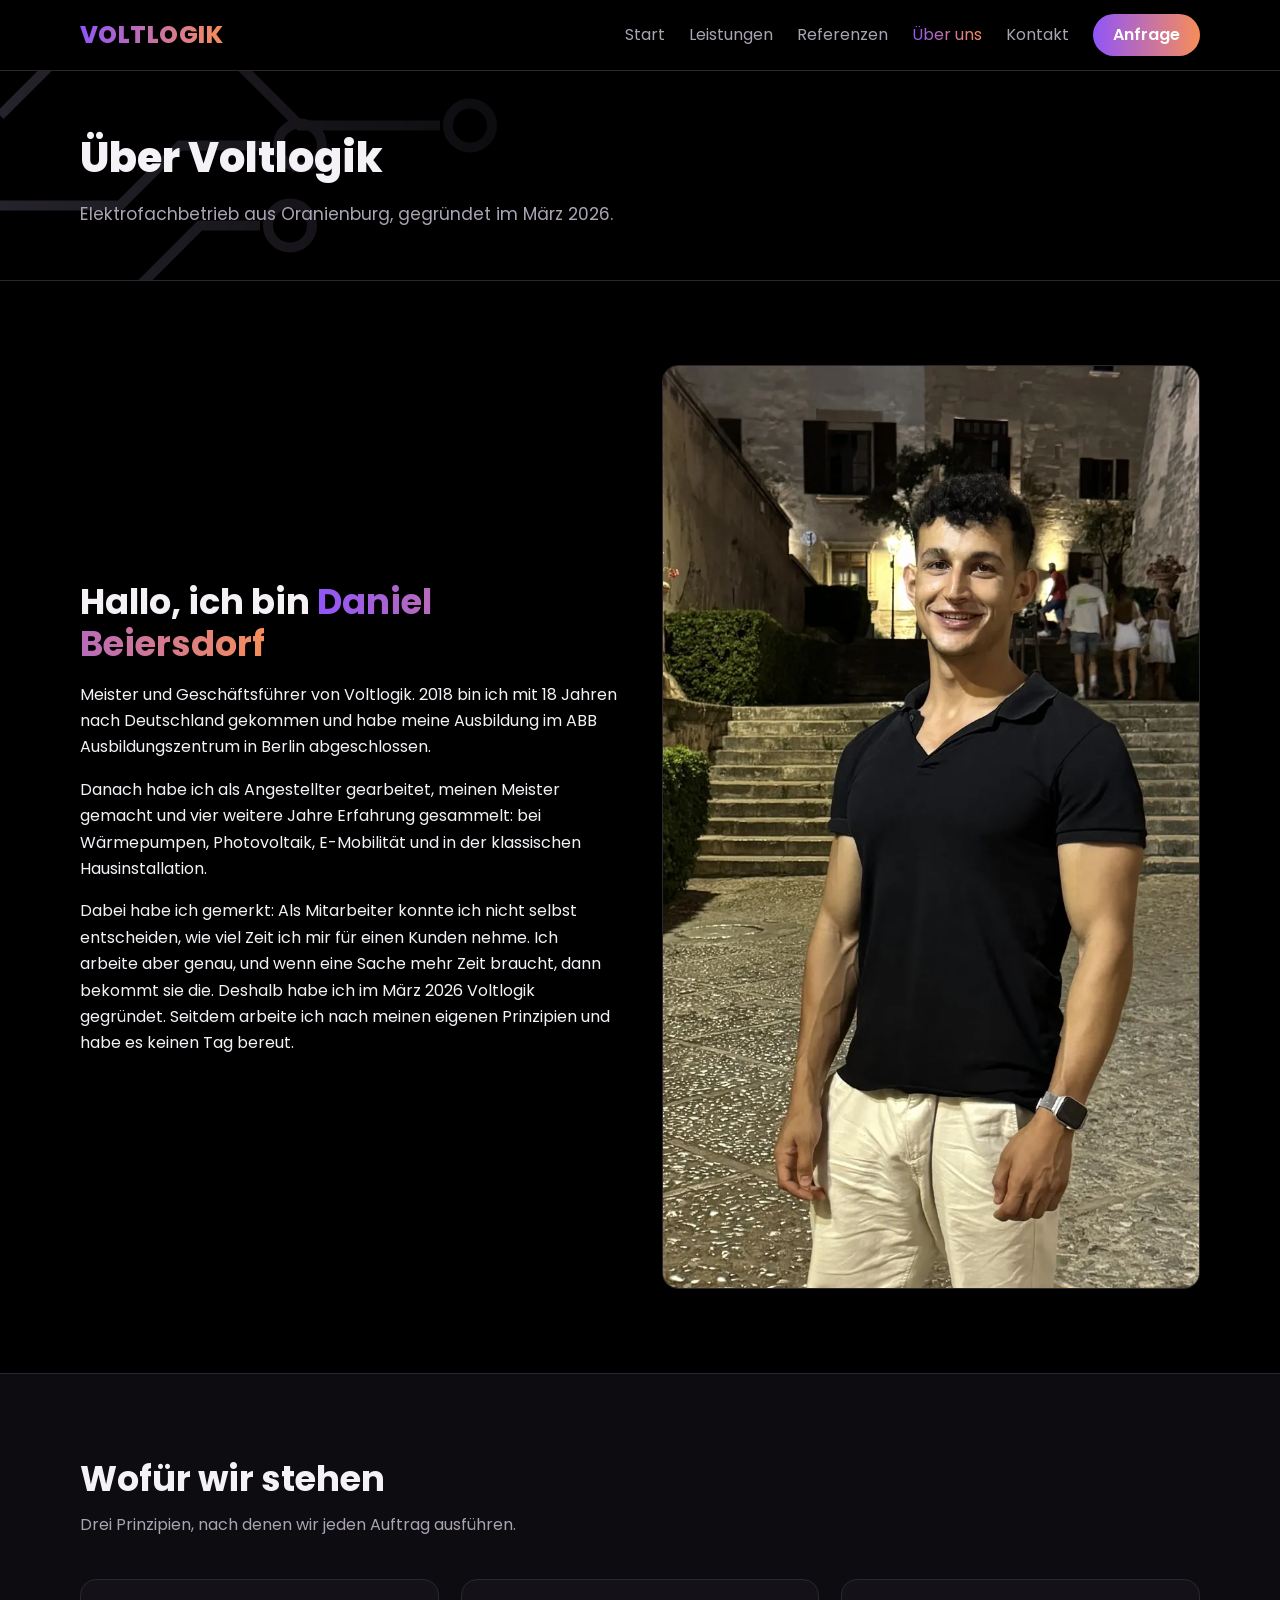
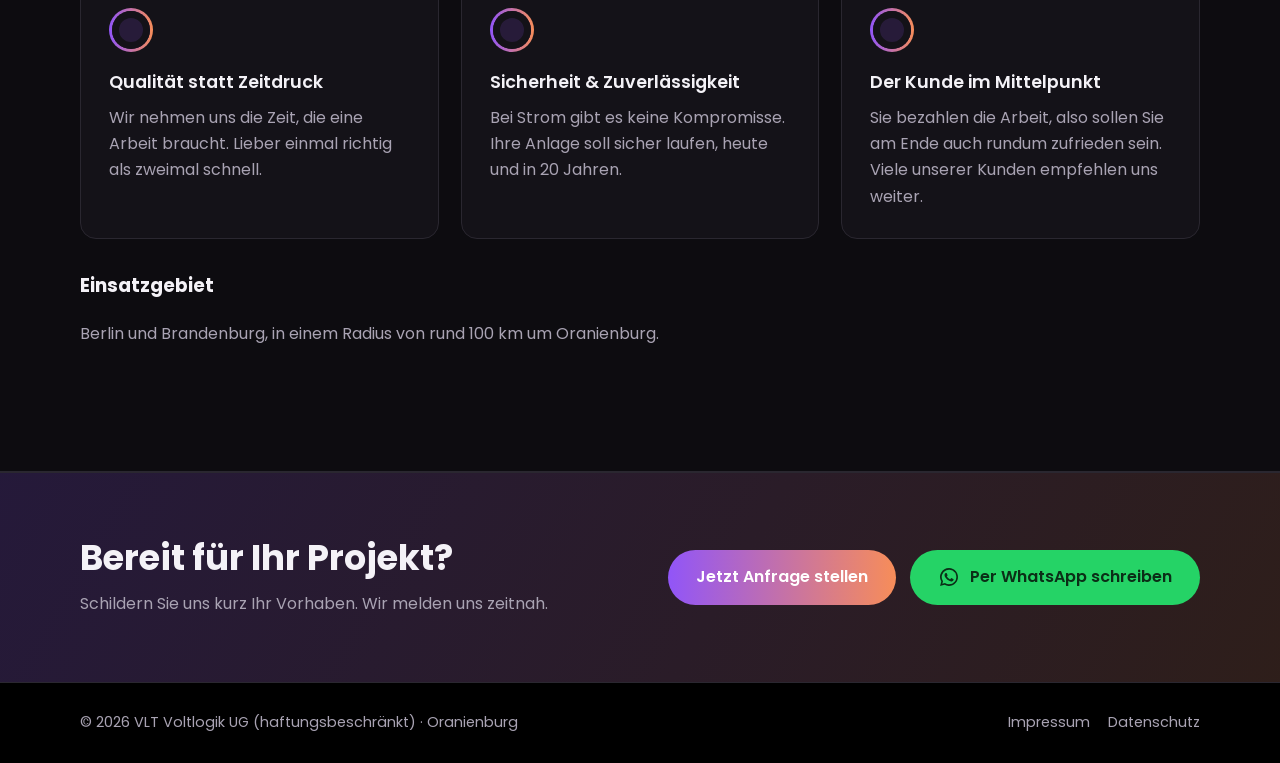
<file: ueber-uns.html>
<!DOCTYPE html>
<html lang="de">
<head>
  <meta charset="utf-8">
  <meta name="viewport" content="width=device-width, initial-scale=1">
  <title>Über Voltlogik – Daniel Beiersdorf, Elektriker aus Oranienburg</title>
  <meta name="description" content="Daniel Beiersdorf, Meister und Geschäftsführer der Voltlogik UG aus Oranienburg: Elektrotechnik mit Qualität, Sicherheit und Zeit für jeden Kunden.">
  <link rel="canonical" href="https://voltlogik.de/ueber-uns.html">
  <meta name="robots" content="index, follow, max-image-preview:large">
  <meta property="og:type" content="website">
  <meta property="og:locale" content="de_DE">
  <meta property="og:site_name" content="Voltlogik">
  <meta property="og:title" content="Über Voltlogik – Daniel Beiersdorf, Elektriker aus Oranienburg">
  <meta property="og:description" content="Daniel Beiersdorf, Meister und Geschäftsführer der Voltlogik UG aus Oranienburg: Elektrotechnik mit Qualität, Sicherheit und Zeit für jeden Kunden.">
  <meta property="og:url" content="https://voltlogik.de/ueber-uns.html">
  <meta property="og:image" content="https://voltlogik.de/img/fotos/foto10.webp">
  <meta name="geo.region" content="DE-BB">
  <meta name="geo.placename" content="Oranienburg">
  <script type="application/ld+json">{"@context": "https://schema.org", "@type": "Electrician", "@id": "https://voltlogik.de/#betrieb", "name": "Voltlogik", "legalName": "VLT Voltlogik UG (haftungsbeschränkt)", "url": "https://voltlogik.de/", "logo": "https://voltlogik.de/img/voltlogik-logo.svg", "image": "https://voltlogik.de/img/fotos/foto10.webp", "telephone": "+4915162777020", "slogan": "Ihr Partner für moderne Energielösungen.", "founder": {"@type": "Person", "name": "Daniel Beiersdorf", "jobTitle": "Geschäftsführer"}, "foundingDate": "2026-03", "address": {"@type": "PostalAddress", "addressLocality": "Oranienburg", "postalCode": "16515", "addressRegion": "Brandenburg", "addressCountry": "DE"}, "areaServed": [{"@type": "City", "name": "Oranienburg"}, {"@type": "City", "name": "Berlin"}, {"@type": "State", "name": "Brandenburg"}], "sameAs": ["https://www.my-hammer.de/auftragnehmer/vlt-voltlogik-ug"], "knowsAbout": ["Wallbox-Installation", "Photovoltaik", "Batteriespeicher", "Notstrom-Lösungen", "Notstromversorgung bei Stromausfall", "Wärmepumpen-Anschluss", "Zählerschrank", "Unterverteilung", "SLS-Schalter", "Überspannungsschutz", "Prüfung nach DIN VDE 0100-600", "Elektroinstallation"], "hasOfferCatalog": {"@type": "OfferCatalog", "name": "Leistungen", "itemListElement": [{"@type": "Offer", "itemOffered": {"@type": "Service", "name": "Wallbox-Installation (11 kW & 22 kW)", "description": "Installation Ihrer E-Auto-Wallbox in 11- oder 22-kW-Ausführung. Wallboxen bis 11 kW sind beim Netzbetreiber meldepflichtig, 22-kW-Wallboxen brauchen vorher seine Zustimmung. Beides übernehmen wir für Sie."}}, {"@type": "Offer", "itemOffered": {"@type": "Service", "name": "PV-Anlagen komplett", "description": "Planung und Installation Ihrer Photovoltaikanlage, von der Montage bis zur Inbetriebnahme und Anmeldung."}}, {"@type": "Offer", "itemOffered": {"@type": "Service", "name": "PV-Teilinstallation (AC)", "description": "Sie haben die DC-Montage schon selbst erledigt? Wir übernehmen den AC-Anschluss, die Prüfung und die Anmeldung."}}, {"@type": "Offer", "itemOffered": {"@type": "Service", "name": "Speichererweiterung", "description": "Wir erweitern Ihre bestehende PV-Anlage um einen Batteriespeicher."}}, {"@type": "Offer", "itemOffered": {"@type": "Service", "name": "Notstrom-Lösungen", "description": "Bei Stromausfall weiter Strom: Notstromboxen für dreiphasige PV-Wechselrichter, die das ganze Haus versorgen, oder einphasige Notstrom-Umschaltungen, mit denen ein mobiler AC-Speicher Ihr Haus im Inselbetrieb versorgt. Konzept und Umsetzung aus einer Hand."}}, {"@type": "Offer", "itemOffered": {"@type": "Service", "name": "Wärmepumpen-Anschluss", "description": "Elektrischer Anschluss Ihrer Wärmepumpe, fachgerecht und inklusive Anmeldung beim Netzbetreiber."}}, {"@type": "Offer", "itemOffered": {"@type": "Service", "name": "Anmeldung & VDE-Prüfung", "description": "Anmeldung anmeldepflichtiger Geräte sowie Prüfung nach DIN VDE 0100-600 mit Prüfprotokoll."}}, {"@type": "Offer", "itemOffered": {"@type": "Service", "name": "Zählerschrank & Unterverteilung", "description": "Komplette Sanierung oder neuer Zählerschrank: Wir übernehmen die alten Stromkreise, setzen einen neuen Zählerschrank und nutzen den alten bei Bedarf als Unterverteilung weiter. Natürlich auch ganz normale Unterverteilungen."}}, {"@type": "Offer", "itemOffered": {"@type": "Service", "name": "SLS & Überspannungsschutz", "description": "Nachrüstung von SLS-Schaltern und Überspannungsschutz, wie es die Technischen Anschlussbedingungen (TAB) der meisten Netzbetreiber vorschreiben."}}, {"@type": "Offer", "itemOffered": {"@type": "Service", "name": "Fehlersuche & Reparaturen", "description": "Strom weg, Sicherung fliegt raus oder eine Steckdose ist defekt? Wir finden den Fehler und reparieren ihn in Ihrem Haushalt."}}, {"@type": "Offer", "itemOffered": {"@type": "Service", "name": "Elektroinstallation", "description": "Klassische Elektroarbeiten im Alt- und Neubau: Steckdosen, Leitungen, Erweiterungen und mehr."}}]}}</script>
  <link rel="stylesheet" href="css/style.css">
  <link rel="icon" href="img/favicon.svg" type="image/svg+xml">
  <link rel="preload" href="fonts/poppins-latin-800-normal.woff2" as="font" type="font/woff2" crossorigin>
</head>
<body>
<header>
  <div class="wrap">
    <a class="logo grad" href="index.html">VOLTLOGIK</a>
    <input type="checkbox" id="menu" class="menu-toggle" aria-label="Menü öffnen"><label for="menu" class="burger" aria-hidden="true">☰</label>
    <nav><a href="index.html">Start</a><a href="leistungen.html">Leistungen</a><a href="referenzen.html">Referenzen</a><a href="ueber-uns.html" aria-current="page">Über uns</a><a href="kontakt.html">Kontakt</a><a class="btn small" href="kontakt.html">Anfrage</a></nav>
  </div>
</header>
<main>
<section class="hero small"><div class="wrap"><h1>Über Voltlogik</h1><p>Elektrofachbetrieb aus Oranienburg, gegründet im März 2026.</p></div></section><section><div class="wrap two"><div>
<h2>Hallo, ich bin <span class="grad">Daniel Beiersdorf</span></h2>
<p>Meister und Geschäftsführer von Voltlogik. 2018 bin ich mit 18 Jahren nach Deutschland gekommen und habe meine Ausbildung im ABB Ausbildungszentrum in Berlin abgeschlossen.</p>
<p>Danach habe ich als Angestellter gearbeitet, meinen Meister gemacht und vier weitere Jahre Erfahrung gesammelt: bei Wärmepumpen, Photovoltaik, E-Mobilität und in der klassischen Hausinstallation.</p>
<p>Dabei habe ich gemerkt: Als Mitarbeiter konnte ich nicht selbst entscheiden, wie viel Zeit ich mir für einen Kunden nehme. Ich arbeite aber genau, und wenn eine Sache mehr Zeit braucht, dann bekommt sie die. Deshalb habe ich im März 2026 Voltlogik gegründet. Seitdem arbeite ich nach meinen eigenen Prinzipien und habe es keinen Tag bereut.</p>
</div><img class="photo person" src="img/fotos/daniel.webp" alt="Daniel Beiersdorf, Geschäftsführer von Voltlogik" width="814" height="1400" loading="lazy"></div></section>
<section class="alt"><div class="wrap"><h2>Wofür wir stehen</h2><p class="lead">Drei Prinzipien, nach denen wir jeden Auftrag ausführen.</p>
<div class="grid">
<div class="card"><div class="node"></div><h3>Qualität statt Zeitdruck</h3><p>Wir nehmen uns die Zeit, die eine Arbeit braucht. Lieber einmal richtig als zweimal schnell.</p></div>
<div class="card"><div class="node"></div><h3>Sicherheit &amp; Zuverlässigkeit</h3><p>Bei Strom gibt es keine Kompromisse. Ihre Anlage soll sicher laufen, heute und in 20 Jahren.</p></div>
<div class="card"><div class="node"></div><h3>Der Kunde im Mittelpunkt</h3><p>Sie bezahlen die Arbeit, also sollen Sie am Ende auch rundum zufrieden sein. Viele unserer Kunden empfehlen uns weiter.</p></div>
</div>
<h3 class="mt">Einsatzgebiet</h3><p class="lead">Berlin und Brandenburg, in einem Radius von rund 100 km um Oranienburg.</p>
</div></section><section class="contact"><div class="wrap cta-band"><div><h2>Bereit für Ihr Projekt?</h2><p class="lead">Schildern Sie uns kurz Ihr Vorhaben. Wir melden uns zeitnah.</p></div><div class="ctas"><a class="btn" href="kontakt.html">Jetzt Anfrage stellen</a><a class="btn wa" href="https://wa.me/message/XTBNEGVWKSSOC1" target="_blank" rel="noopener"><svg class="wa-ic" viewBox="0 0 32 32" aria-hidden="true"><path fill="currentColor" d="M16 3a13 13 0 0 0-11.2 19.6L3 29l6.6-1.7A13 13 0 1 0 16 3zm0 23.6a10.6 10.6 0 0 1-5.4-1.5l-.4-.2-3.9 1 1-3.8-.2-.4A10.6 10.6 0 1 1 16 26.6zm5.8-7.9c-.3-.2-1.9-.9-2.2-1s-.5-.2-.7.2-.8 1-1 1.2-.4.2-.7.1a8.7 8.7 0 0 1-4.3-3.8c-.3-.6.3-.5.9-1.7.1-.2 0-.4 0-.5l-1-2.4c-.3-.6-.5-.5-.7-.5h-.6a1.2 1.2 0 0 0-.9.4 3.6 3.6 0 0 0-1.1 2.7 6.3 6.3 0 0 0 1.3 3.3 14.4 14.4 0 0 0 5.5 4.9c2 .9 2.9 1 3.9.8a3.3 3.3 0 0 0 2.2-1.5 2.7 2.7 0 0 0 .2-1.5c-.1-.2-.3-.3-.6-.4z"/></svg>Per WhatsApp schreiben</a></div></div></section>
</main>
<footer>
  <div class="wrap">
    <span>© 2026 VLT Voltlogik UG (haftungsbeschränkt) · Oranienburg</span>
    <span><a href="impressum.html">Impressum</a><a href="datenschutz.html">Datenschutz</a></span>
  </div>
</footer>
</body>
</html>
</file>
<file: css/style.css>
/* Voltlogik Branding: schwarz, Verlauf Lila #9155F8 → Orange #F78D59, Leiterbahnen Magenta #F01DBB / Orange #F06D1E, Poppins */
@font-face{font-family:Poppins;font-weight:400;font-display:swap;src:url(../fonts/poppins-latin-400-normal.woff2) format("woff2")}
@font-face{font-family:Poppins;font-weight:600;font-display:swap;src:url(../fonts/poppins-latin-600-normal.woff2) format("woff2")}
@font-face{font-family:Poppins;font-weight:700;font-display:swap;src:url(../fonts/poppins-latin-700-normal.woff2) format("woff2")}
@font-face{font-family:Poppins;font-weight:800;font-display:swap;src:url(../fonts/poppins-latin-800-normal.woff2) format("woff2")}
:root{--bg:#000;--bg2:#0d0c10;--card:#141218;--line:#2a2730;--text:#f4f2f7;--muted:#a9a3b3;--lila:#9155F8;--orange:#F78D59;--magenta:#F01DBB;--orange2:#F06D1E;--grad:linear-gradient(90deg,var(--lila),var(--orange));--radius:16px;--max:1160px}
*{box-sizing:border-box;min-width:0}html{scroll-behavior:smooth}
body{margin:0;font-family:Poppins,system-ui,"Segoe UI",Arial,sans-serif;color:var(--text);background:var(--bg);line-height:1.65;overflow-x:clip}
img{max-width:100%;display:block}a{color:inherit}
.wrap{max-width:var(--max);margin:0 auto;padding:0 20px}
.grad{background:var(--grad);-webkit-background-clip:text;background-clip:text;color:transparent}
header{position:sticky;top:0;z-index:10;background:rgba(0,0,0,.88);backdrop-filter:blur(8px);border-bottom:1px solid var(--line)}
header .wrap{display:flex;align-items:center;justify-content:space-between;height:70px}
.logo{font-weight:800;font-size:1.5rem;letter-spacing:.02em;text-decoration:none}
nav{display:flex;align-items:center}
nav a{text-decoration:none;margin-left:24px;font-weight:500;color:var(--muted)}nav a:hover,nav a[aria-current=page]{color:var(--text)}
nav a[aria-current=page]{background:var(--grad);-webkit-background-clip:text;background-clip:text;color:transparent}
.btn{display:inline-block;background:var(--grad);color:#fff;font-weight:600;padding:14px 28px;border-radius:999px;text-decoration:none;border:0;transition:transform .15s,box-shadow .15s}
.btn:hover{transform:translateY(-1px);box-shadow:0 8px 28px rgba(240,29,187,.35)}
.btn.ghost{background:transparent;border:2px solid var(--line);color:var(--text)}.btn.ghost:hover{border-color:var(--lila);box-shadow:none}
nav .btn.small{padding:8px 20px;margin-left:24px;color:#fff}
.menu-toggle{display:none}.burger{display:none;font-size:1.6rem;cursor:pointer}
.hero{position:relative;overflow:hidden;padding:80px 0 72px;background:var(--bg)}
.hero::before{content:"";position:absolute;inset:0;background:url(../img/traces.svg) left center/600px auto repeat-y;opacity:.9;mask-image:linear-gradient(90deg,#000 0%,transparent 60%);-webkit-mask-image:linear-gradient(90deg,#000 0%,transparent 60%)}
.hero .wrap{position:relative}
.hero-grid{display:grid;grid-template-columns:1.05fr 1fr;gap:32px;align-items:center}
.hero h1{font-size:clamp(2rem,4.2vw,3.2rem);line-height:1.12;margin:0 0 18px;font-weight:800}
.hero p{font-size:1.08rem;color:var(--muted);max-width:600px;margin:0 0 30px}
.claim{display:inline-block;font-weight:600;margin-bottom:14px}
.ctas{display:flex;gap:14px;flex-wrap:wrap}
.badges{display:flex;gap:22px;flex-wrap:wrap;margin-top:36px;font-size:.92rem;color:var(--muted)}
.badges span::before{content:"";display:inline-block;width:10px;height:10px;border-radius:50%;border:2px solid var(--magenta);margin-right:8px;vertical-align:1px}
.hero.small{padding:64px 0 52px;border-bottom:1px solid var(--line)}.hero.small h1{font-size:clamp(1.8rem,4vw,2.6rem)}.hero.small p{margin:0}
section{padding:84px 0}section.alt{background:var(--bg2);border-top:1px solid var(--line);border-bottom:1px solid var(--line)}
h2{font-size:clamp(1.6rem,3vw,2.2rem);line-height:1.2;margin:0 0 12px;font-weight:700}
.lead{color:var(--muted);max-width:680px;margin:0 0 40px}
.grid{display:grid;gap:22px;grid-template-columns:repeat(auto-fit,minmax(min(100%,300px),1fr))}
.card{background:var(--card);border:1px solid var(--line);border-radius:var(--radius);padding:28px;transition:border-color .2s}
.card:hover{border-color:#4a3a66}
.card h3{margin:0 0 8px;font-size:1.1rem;font-weight:600}.card p{margin:0;color:var(--muted)}
.node{width:44px;height:44px;border-radius:50%;padding:3px;background:var(--grad);margin-bottom:16px}
.node::after{content:"";display:block;width:100%;height:100%;border-radius:50%;background:var(--card);box-shadow:inset 0 0 0 7px var(--card),inset 0 0 0 30px rgba(145,85,248,.15)}
.node.big{width:56px;height:56px}
.steps{display:grid;gap:22px;grid-template-columns:repeat(auto-fit,minmax(220px,1fr));counter-reset:s}
.step{position:relative;padding:32px 24px 24px;border-radius:var(--radius);background:var(--card);border:1px solid var(--line)}
.step::before{counter-increment:s;content:counter(s);position:absolute;top:-18px;left:24px;width:36px;height:36px;border-radius:50%;background:var(--grad);color:#fff;font-weight:700;display:grid;place-items:center}
.step h3{margin:4px 0 6px;font-size:1.05rem;font-weight:600}.step p{margin:0;color:var(--muted)}
.two{display:grid;gap:44px;grid-template-columns:1fr 1fr;align-items:center}
.stack{display:grid;gap:72px}.row:nth-child(even) .ph{order:-1}
.ph{aspect-ratio:4/3;border-radius:var(--radius);border:1px dashed #3b3545;background:var(--bg2) url(../img/traces.svg) center/360px;display:grid;place-items:center;color:var(--muted);font-weight:600;text-align:center;padding:20px}
.contact{padding:64px 0;background:linear-gradient(120deg,rgba(145,85,248,.18),rgba(247,141,89,.14)),var(--bg2);border-top:1px solid var(--line)}
.cta-band{display:flex;align-items:center;justify-content:space-between;gap:24px;flex-wrap:wrap}.cta-band .lead{margin:0}
a.big{font-size:1.15rem;font-weight:600;text-decoration:none;word-break:break-word}a.big:hover{color:var(--orange)}
footer{background:#000;border-top:1px solid var(--line);color:var(--muted);padding:28px 0;font-size:.9rem}
footer .wrap{display:flex;justify-content:space-between;flex-wrap:wrap;gap:12px}footer a{margin-left:18px;text-decoration:none}footer a:hover{color:var(--text)}
.legal{max-width:820px;padding:60px 20px}.legal h1{margin-top:0}.legal h2{font-size:1.15rem;margin-top:28px}.legal p,.legal li{color:#d6d2dd}
.todo{background:rgba(247,141,89,.18);color:#ffd2b8;padding:2px 6px;border-radius:4px}
.mt{margin-top:32px}.mt-s{margin-top:16px}
:focus-visible{outline:2px solid var(--orange);outline-offset:3px}
@media(prefers-reduced-motion:reduce){*{transition:none!important;scroll-behavior:auto!important}}
@media(max-width:860px){.hero-grid{grid-template-columns:1fr}.hero-logo{order:-1;max-width:420px}}
@media(max-width:760px){.burger{display:block}nav{display:none;position:absolute;top:70px;left:0;right:0;background:#000;border-bottom:1px solid var(--line);flex-direction:column;align-items:flex-start;padding:12px 20px 20px}
nav a{margin:10px 0}nav .btn.small{margin:10px 0 0}.menu-toggle:checked~nav{display:flex}
.two{grid-template-columns:1fr}.row:nth-child(even) .ph{order:0}section{padding:60px 0}.hero{padding:48px 0 56px}}
.hero-grid{grid-template-columns:minmax(0,1.05fr) minmax(0,1fr)}.hero-logo{width:100%;height:auto}
h1,h2,h3{overflow-wrap:break-word}
@media(max-width:860px){.hero-grid{grid-template-columns:minmax(0,1fr);gap:8px}.hero-logo{max-width:360px}}
@media(max-width:480px){.hero h1{font-size:1.75rem;hyphens:auto}}
.review{margin:0;display:flex;flex-direction:column;gap:14px}
.stars{color:var(--orange);letter-spacing:2px;font-size:1.1rem}.stars .off{color:#3b3545}
.review blockquote{margin:0;color:var(--text);flex:1}
.review figcaption{display:flex;flex-direction:column;font-size:.9rem}.review figcaption span{color:var(--muted)}
.card a.big{color:var(--text)}.card a.big:hover{color:var(--orange)}
.btn.wa{background:#25D366;color:#0b2e17;display:inline-flex;align-items:center;gap:10px}.btn.wa:hover{box-shadow:0 8px 28px rgba(37,211,102,.35)}
.wa-ic{width:22px;height:22px;flex:none}
.wa-badge{width:44px;height:44px;border-radius:50%;background:#25D366;color:#fff;display:grid;place-items:center;margin-bottom:16px}.wa-badge .wa-ic{width:26px;height:26px}
.wa-card{border-color:rgba(37,211,102,.45)}
.photo{width:100%;height:auto;aspect-ratio:4/3;object-fit:cover;border-radius:var(--radius);border:1px solid var(--line)}
.photo.portrait{aspect-ratio:4/5;max-height:560px;object-position:center 20%}
.row:nth-child(even) .photo{order:-1}
@media(max-width:760px){.row:nth-child(even) .photo{order:0}}
.photo.tall{aspect-ratio:4/5;max-height:620px}
.gallery{display:grid;gap:18px;grid-template-columns:repeat(auto-fill,minmax(min(100%,300px),1fr))}
.gal{margin:0;background:var(--card);border:1px solid var(--line);border-radius:var(--radius);overflow:hidden}
.gal img{width:100%;aspect-ratio:4/5;object-fit:cover;object-position:center 10%}
.gal figcaption{padding:12px 14px;display:flex;flex-direction:column;font-size:.88rem}.gal figcaption span{color:var(--muted)}
.narrow{max-width:860px}
.faq{background:var(--card);border:1px solid var(--line);border-radius:12px;margin-bottom:12px;padding:0 22px}
.faq summary{cursor:pointer;font-weight:600;padding:18px 0;list-style:none;display:flex;justify-content:space-between;gap:16px}
.faq summary::-webkit-details-marker{display:none}
.faq summary::after{content:"+";color:var(--orange);font-size:1.4rem;line-height:1}
.faq[open] summary::after{content:"–"}
.faq p{margin:0 0 18px;color:var(--muted)}
.photo.person{aspect-ratio:auto;height:auto;max-height:none;object-fit:contain}
</file>
